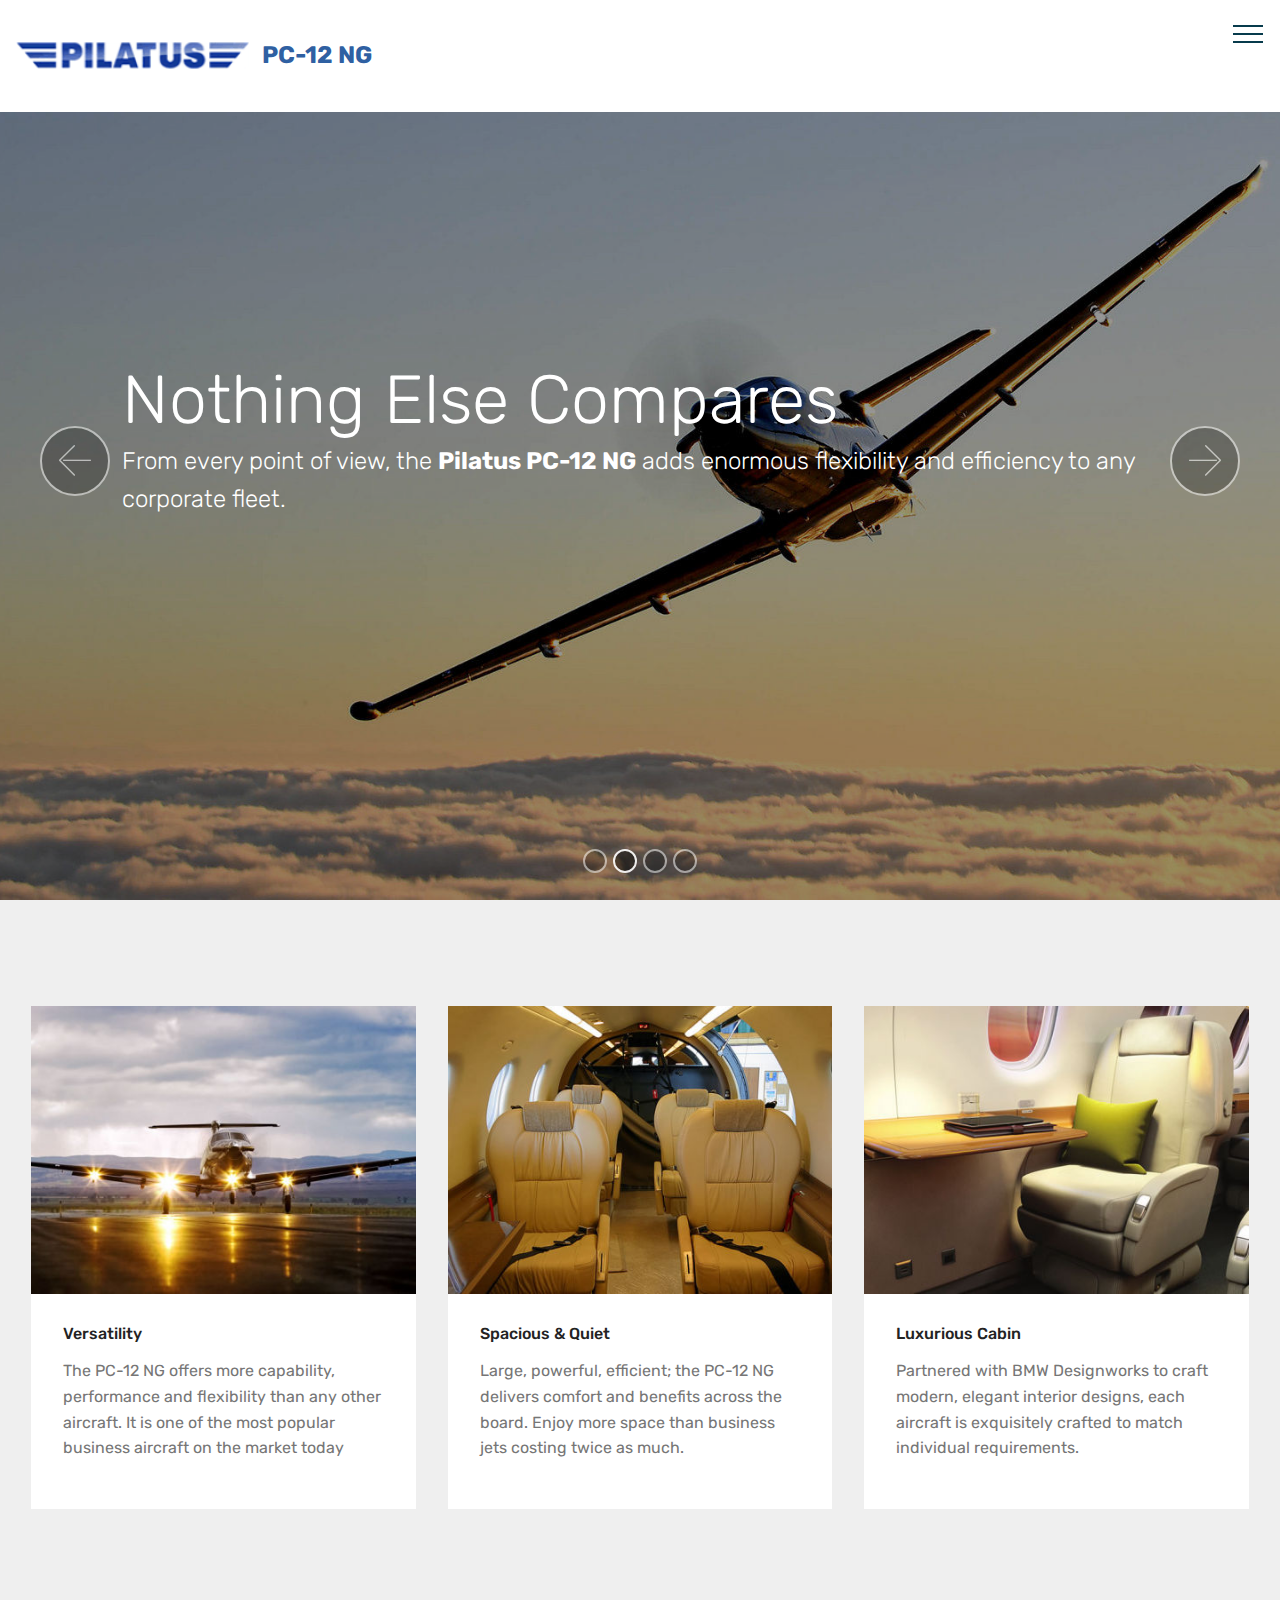
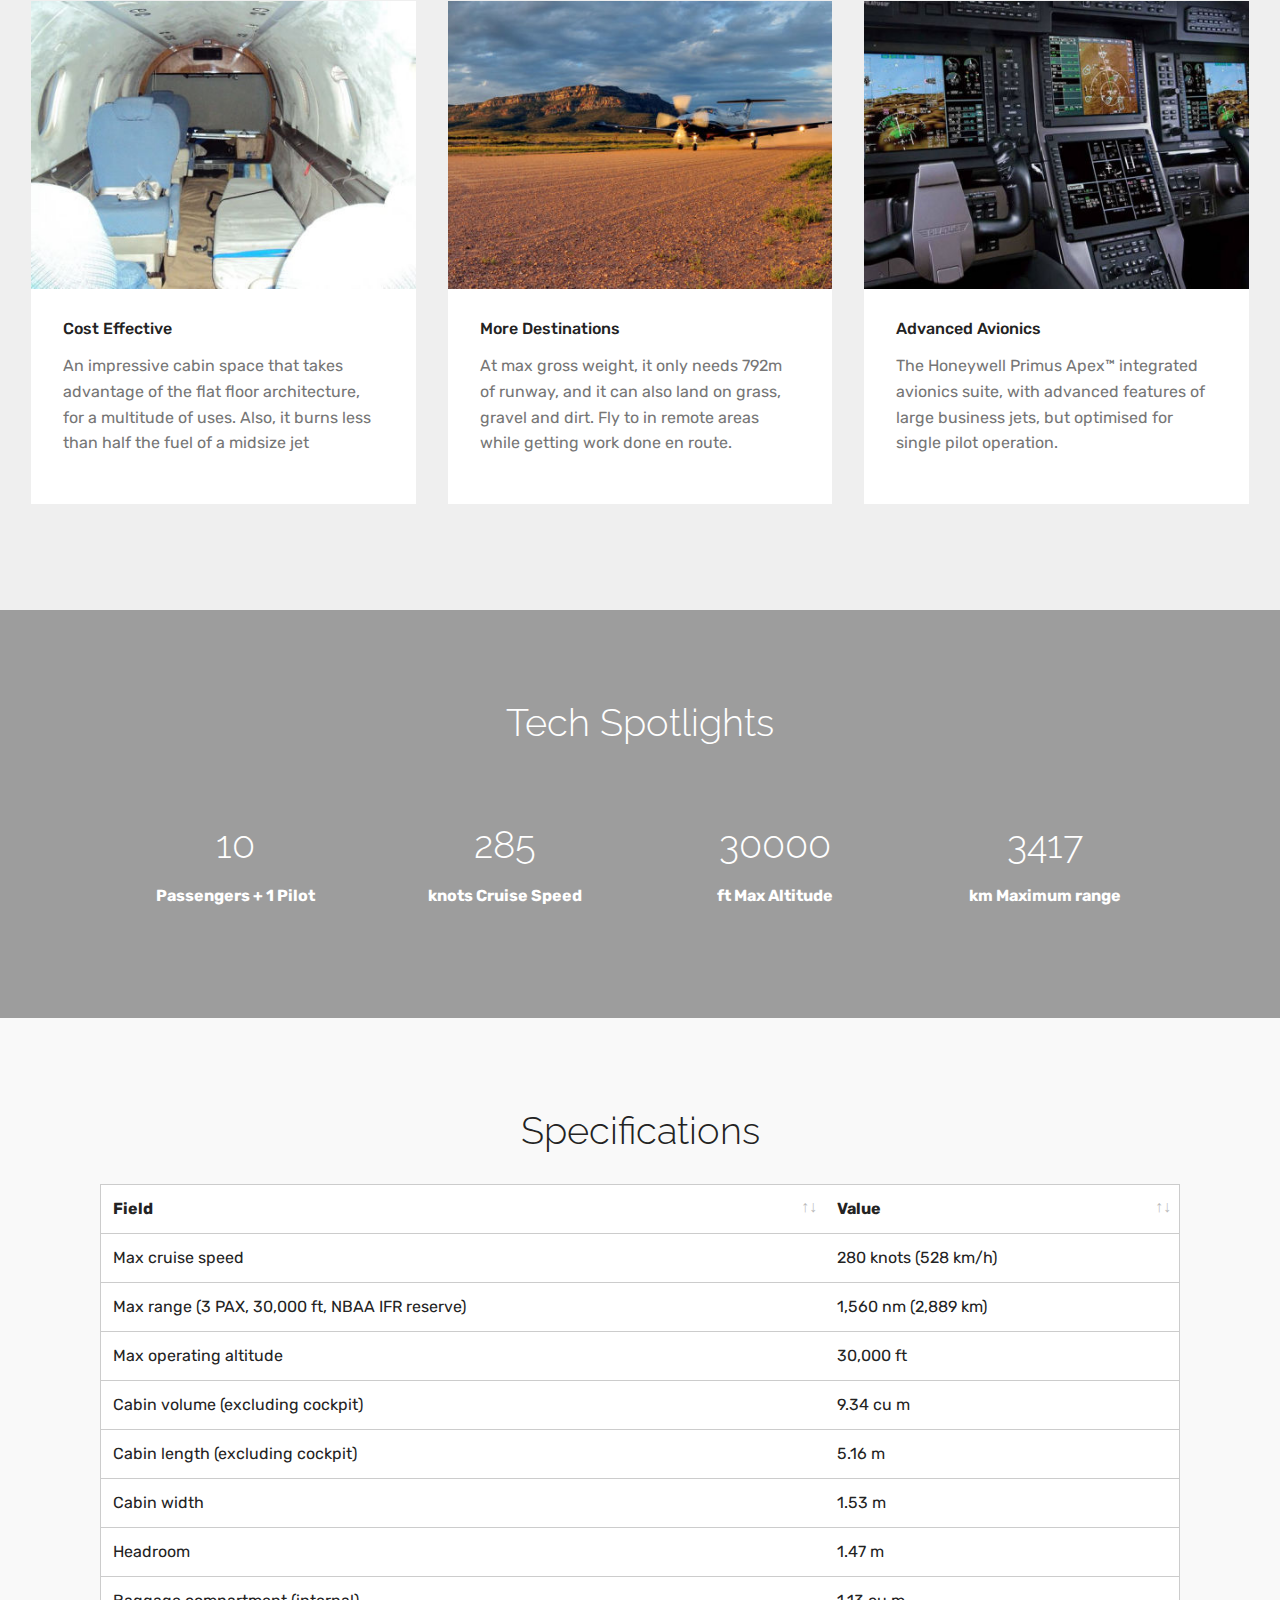
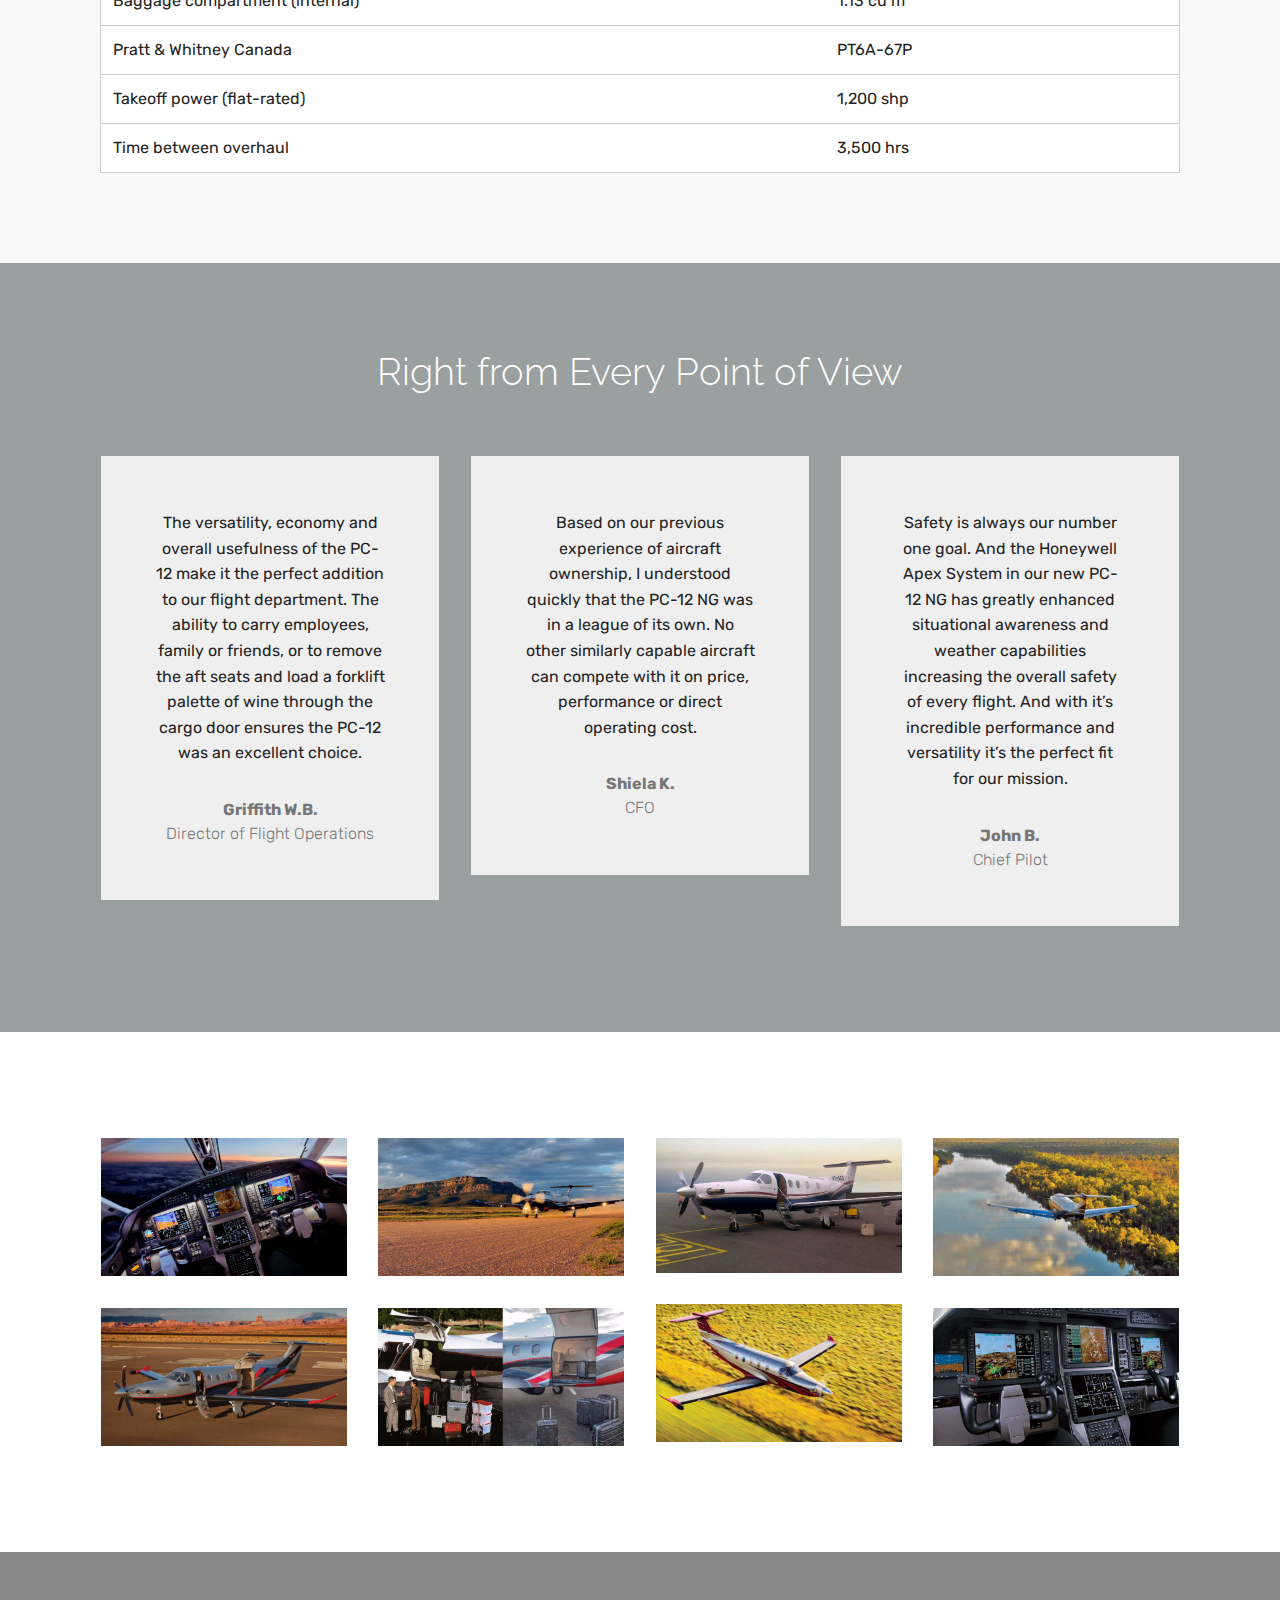
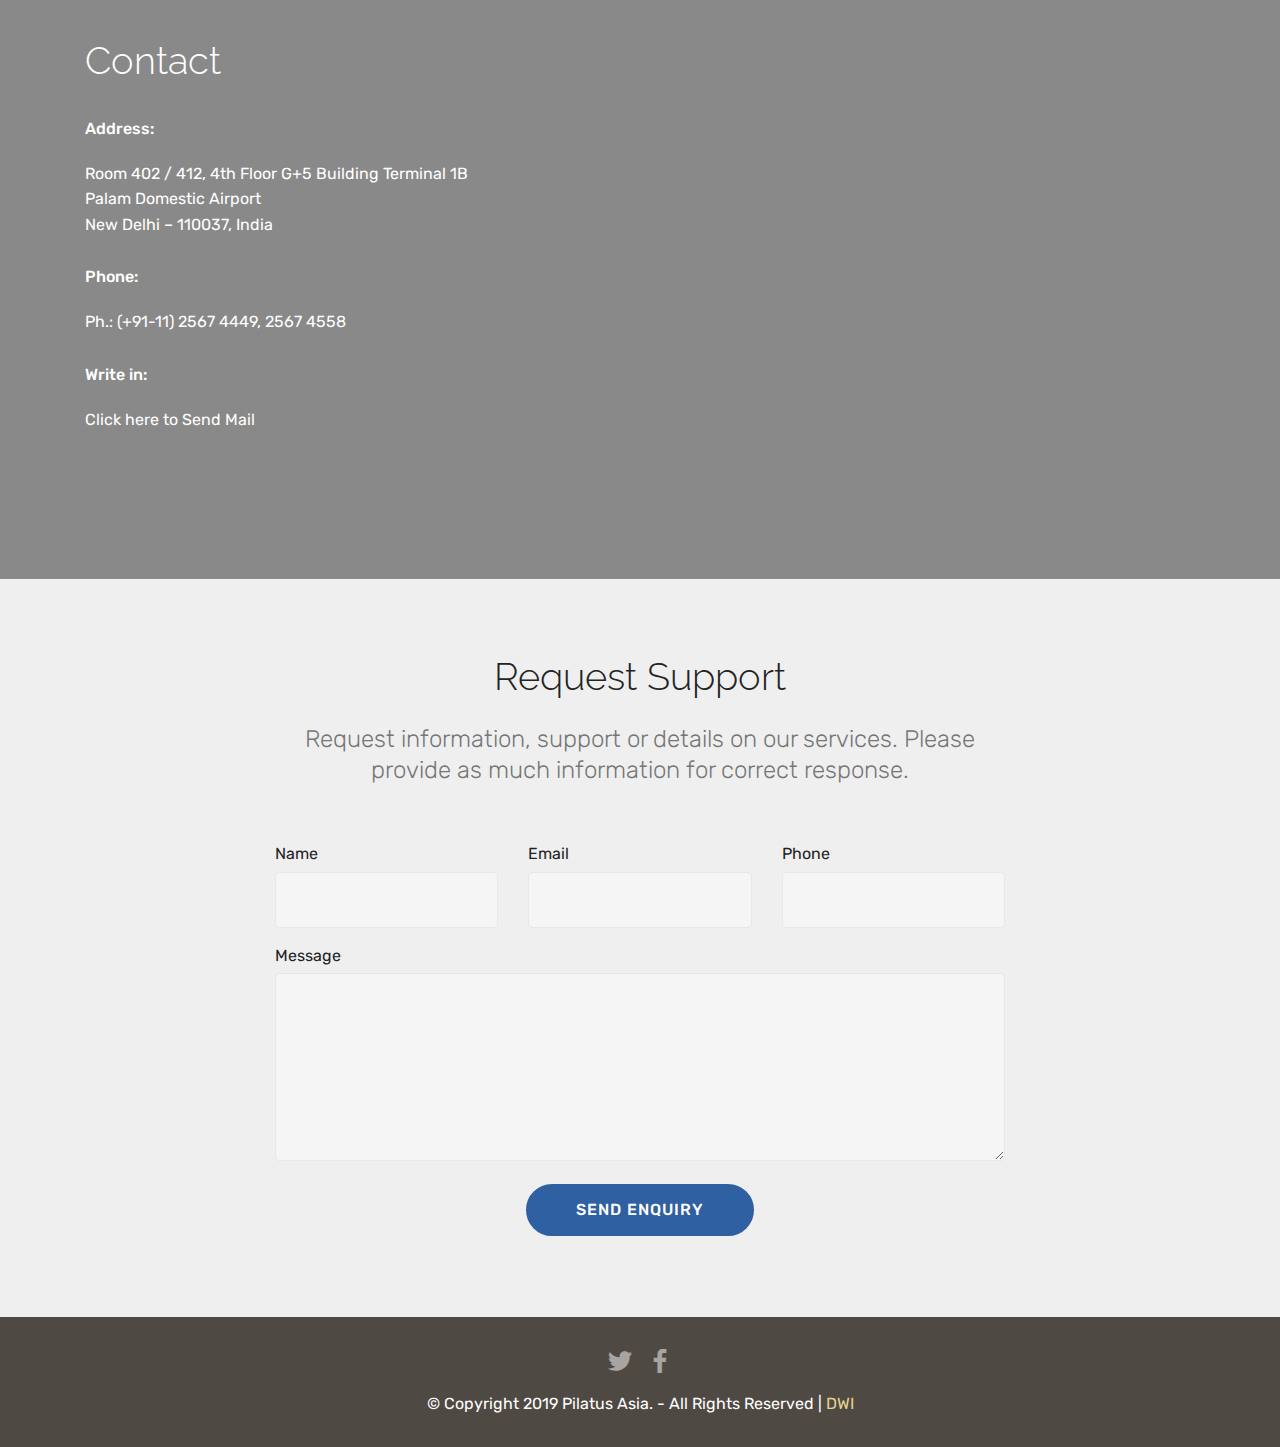
<file: index.html>
<!DOCTYPE html>
<html  >
<head>
  <!-- Site made with Mobirise Website Builder v4.10.8, https://mobirise.com -->
  <meta charset="UTF-8">
  <meta http-equiv="X-UA-Compatible" content="IE=edge">
  <meta name="generator" content="Mobirise v4.10.8, mobirise.com">
  <meta name="viewport" content="width=device-width, initial-scale=1, minimum-scale=1">
  <link rel="shortcut icon" href="assets/images/pilatus-logo-high-204x84.png" type="image/x-icon">
  <meta name="description" content="">
  
  <title>Home</title>
  <link rel="stylesheet" href="assets/web/assets/mobirise-icons/mobirise-icons.css">
  <link rel="stylesheet" href="assets/web/assets/mobirise-icons2/mobirise2.css">
  <link rel="stylesheet" href="assets/tether/tether.min.css">
  <link rel="stylesheet" href="assets/bootstrap/css/bootstrap.min.css">
  <link rel="stylesheet" href="assets/bootstrap/css/bootstrap-grid.min.css">
  <link rel="stylesheet" href="assets/bootstrap/css/bootstrap-reboot.min.css">
  <link rel="stylesheet" href="assets/dropdown/css/style.css">
  <link rel="stylesheet" href="assets/datatables/data-tables.bootstrap4.min.css">
  <link rel="stylesheet" href="assets/socicon/css/styles.css">
  <link rel="stylesheet" href="assets/theme/css/style.css">
  <link rel="stylesheet" href="assets/gallery/style.css">
  <link rel="stylesheet" href="assets/mobirise/css/mbr-additional.css" type="text/css">
  
  
  
</head>
<body>

<!-- Google Analytics -->
<!-- Global site tag (gtag.js) - Google Analytics -->
<script async src="https://www.googletagmanager.com/gtag/js?id=UA-141719603-1"></script>
<script>
  window.dataLayer = window.dataLayer || [];
  function gtag(){dataLayer.push(arguments);}
  gtag('js', new Date());

  gtag('config', 'UA-141719603-1');
</script>

<!-- /Google Analytics -->


  <section class="menu cid-rqCPJk474X" once="menu" id="menu2-0">

    

    <nav class="navbar navbar-expand beta-menu navbar-dropdown align-items-center navbar-fixed-top collapsed">
        <button class="navbar-toggler navbar-toggler-right" type="button" data-toggle="collapse" data-target="#navbarSupportedContent" aria-controls="navbarSupportedContent" aria-expanded="false" aria-label="Toggle navigation">
            <div class="hamburger">
                <span></span>
                <span></span>
                <span></span>
                <span></span>
            </div>
        </button>
        <div class="menu-logo">
            <div class="navbar-brand">
                <span class="navbar-logo">
                    
                        <img src="assets/images/pilatus-logo-high-204x84.png" alt="Mobirise" title="" style="height: 6rem;">
                    
                </span>
                <span class="navbar-caption-wrap"><a class="navbar-caption text-primary display-5" href="http://pilatuscenter.co.in/">
                        PC-12 NG</a></span>
            </div>
        </div>
        <div class="collapse navbar-collapse" id="navbarSupportedContent">
            <ul class="navbar-nav nav-dropdown nav-right" data-app-modern-menu="true"><li class="nav-item">
                    <a class="nav-link link text-black display-4" href="index.html#features17-9">
                        Features</a>
                </li>
                <li class="nav-item">
                    <a class="nav-link link text-black display-4" href="index.html#counters1-8">
                        Highlights</a>
                </li><li class="nav-item"><a class="nav-link link text-black display-4" href="index.html#table1-4">
                        Specifications</a></li><li class="nav-item"><a class="nav-link link text-black display-4" href="index.html#testimonials1-3">
                        Viewpoints</a></li><li class="nav-item"><a class="nav-link link text-black display-4" href="index.html#gallery2-d">
                        Gallery</a></li><li class="nav-item"><a class="nav-link link text-black display-4" href="index.html#contacts1-5">
                        Contact</a></li></ul>
            
        </div>
    </nav>
</section>

<section class="engine"><a href="https://mobirise.info/c">web builder</a></section><section class="carousel slide cid-rqCQeAYCPK" data-interval="false" id="slider1-1">

    

    <div class="full-screen"><div class="mbr-slider slide carousel" data-pause="true" data-keyboard="false" data-ride="carousel" data-interval="4000"><ol class="carousel-indicators"><li data-app-prevent-settings="" data-target="#slider1-1" data-slide-to="0"></li><li data-app-prevent-settings="" data-target="#slider1-1" class=" active" data-slide-to="1"></li><li data-app-prevent-settings="" data-target="#slider1-1" data-slide-to="2"></li><li data-app-prevent-settings="" data-target="#slider1-1" data-slide-to="3"></li></ol><div class="carousel-inner" role="listbox"><div class="carousel-item slider-fullscreen-image" data-bg-video-slide="false" style="background-image: url(assets/images/pil-fiz-pc-12ng-9-1920x1054.jpg);"><div class="container container-slide"><div class="image_wrapper"><div class="mbr-overlay" style="opacity: 0.2;"></div><img src="assets/images/pil-fiz-pc-12ng-9-1920x1054.jpg"><div class="carousel-caption justify-content-center"><div class="col-10 align-center"><h2 class="mbr-fonts-style display-1">The World’s Greatest Single
</h2><p class="lead mbr-text mbr-fonts-style display-5">The <strong>Pilatus PC-12 NG</strong> offers outstanding versatility, performance, reliability and operational flexibility. It&nbsp;adds enormous
flexibility and efficiency to any corporate fleet.</p></div></div></div></div></div><div class="carousel-item slider-fullscreen-image active" data-bg-video-slide="false" style="background-image: url(assets/images/pilatus-pc12ng-header-1-1920x1054.jpg);"><div class="container container-slide"><div class="image_wrapper"><div class="mbr-overlay" style="opacity: 0.4;"></div><img src="assets/images/pilatus-pc12ng-header-1-1920x1054.jpg"><div class="carousel-caption justify-content-center"><div class="col-10 align-center"><h2 class="mbr-fonts-style display-1">Nothing Else Compares</h2><p class="lead mbr-text mbr-fonts-style display-5">From every
point of view, the <strong>Pilatus PC-12 NG</strong> adds enormous&nbsp;flexibility and efficiency to any corporate fleet.</p></div></div></div></div></div><div class="carousel-item slider-fullscreen-image" data-bg-video-slide="false" style="background-image: url(assets/images/pilatus-pc12ng-header-2-1920x1054.jpg);"><div class="container container-slide"><div class="image_wrapper"><div class="mbr-overlay" style="opacity: 0.2;"></div><img src="assets/images/pilatus-pc12ng-header-2-1920x1054.jpg"><div class="carousel-caption justify-content-center"><div class="col-10 align-center"><h2 class="mbr-fonts-style display-1"><p>The World’s Most Versatile Platform</p></h2><p class="lead mbr-text mbr-fonts-style display-5">Short Runways, or runways made of dirt, gravel, and grass... Enjoy incredible
destination possibilities.</p></div></div></div></div></div><div class="carousel-item slider-fullscreen-image" data-bg-video-slide="false" style="background-image: url(assets/images/pc12ng-banners-5-1920x1000.jpg);"><div class="container container-slide"><div class="image_wrapper"><div class="mbr-overlay" style="opacity: 0.2;"></div><img src="assets/images/pc12ng-banners-5-1920x1000.jpg"><div class="carousel-caption justify-content-center"><div class="col-10 align-center"><h2 class="mbr-fonts-style display-1">#1 for 8 years in a row</h2><p class="lead mbr-text mbr-fonts-style display-5">Virtually unrivalled in terms of special mission capability, for a whole range of assignments with a single aircraft type, including surveillance, medical assistance, cargo transport and search &amp;rescue.</p></div></div></div></div></div></div><a data-app-prevent-settings="" class="carousel-control carousel-control-prev" role="button" data-slide="prev" href="#slider1-1"><span aria-hidden="true" class="mbri-left mbr-iconfont"></span><span class="sr-only">Previous</span></a><a data-app-prevent-settings="" class="carousel-control carousel-control-next" role="button" data-slide="next" href="#slider1-1"><span aria-hidden="true" class="mbri-right mbr-iconfont"></span><span class="sr-only">Next</span></a></div></div>

</section>

<section class="features17 cid-rqE0rpV1dW" id="features17-9">
    
    

    
    <div class="container-fluid">
        <div class="media-container-row">
            <div class="card p-3 col-12 col-md-6 col-lg-4">
                <div class="card-wrapper">
                    <div class="card-img">
                        <img src="assets/images/pc12-lights-432x324.jpg" alt="Pilatus-PC12 Versatility" title="Pilatus-PC12 Versatility">
                    </div>
                    <div class="card-box">
                        <h4 class="card-title pb-3 mbr-fonts-style display-7">Versatility</h4>
                        <p class="mbr-text mbr-fonts-style display-7">The PC-12 NG offers more
capability, performance and flexibility than any other aircraft. It is one of the most popular business aircraft on the market today</p>
                    </div>
                </div>
            </div>

            <div class="card p-3 col-12 col-md-6 col-lg-4">
                <div class="card-wrapper">
                    <div class="card-img">
                        <img src="assets/images/cabin-space-432x324.jpg" alt="Pilatus-PC12 Spacious &amp; Quiet" title="Pilatus-PC12 Spacious &amp; Quiet">
                    </div>
                    <div class="card-box">
                        <h4 class="card-title pb-3 mbr-fonts-style display-7">
                            Spacious &amp; Quiet</h4>
                        <p class="mbr-text mbr-fonts-style display-7">Large, powerful, efficient; the PC-12 NG delivers comfort and benefits across the board. Enjoy more space than business jets costing twice as much.</p>
                    </div>
                </div>
            </div>

            <div class="card p-3 col-12 col-md-6 col-lg-4">
                <div class="card-wrapper">
                    <div class="card-img">
                        <img src="assets/images/cabin-432x324.jpg" alt="Luxurious Cabin" title="Luxurious Cabin">
                    </div>
                    <div class="card-box">
                        <h4 class="card-title pb-3 mbr-fonts-style display-7">Luxurious Cabin</h4>
                        <p class="mbr-text mbr-fonts-style display-7">Partnered with BMW Designworks to craft
modern, elegant interior designs, each aircraft is exquisitely crafted to match individual requirements.</p>
                    </div>
                </div>
            </div>

            
            
            
        </div>
    </div>
</section>

<section class="features17 cid-rOsS1BhdJN" id="features17-s">
    
    

    
    <div class="container-fluid">
        <div class="media-container-row">
            <div class="card p-3 col-12 col-md-6 col-lg-4">
                <div class="card-wrapper">
                    <div class="card-img">
                        <img src="assets/images/air-ambulance-432x324.jpg" alt="Pilatus-PC12 Versatility" title="Pilatus-PC12 Versatility">
                    </div>
                    <div class="card-box">
                        <h4 class="card-title pb-3 mbr-fonts-style display-7">Cost Effective</h4>
                        <p class="mbr-text mbr-fonts-style display-7">An impressive cabin space that takes advantage of the flat floor architecture, for a multitude of uses. Also, it burns less than half the fuel of a midsize jet</p>
                    </div>
                </div>
            </div>

            <div class="card p-3 col-12 col-md-6 col-lg-4">
                <div class="card-wrapper">
                    <div class="card-img">
                        <img src="assets/images/land-anywhere-640-432x324.jpg" alt="Pilatus-PC12 Spacious &amp; Quiet" title="Pilatus-PC12 Spacious &amp; Quiet">
                    </div>
                    <div class="card-box">
                        <h4 class="card-title pb-3 mbr-fonts-style display-7">More Destinations</h4>
                        <p class="mbr-text mbr-fonts-style display-7">At max gross weight, it only needs 792m of runway, and it can also land on grass, gravel and dirt. Fly to in remote areas while getting work done en route.</p>
                    </div>
                </div>
            </div>

            <div class="card p-3 col-12 col-md-6 col-lg-4">
                <div class="card-wrapper">
                    <div class="card-img">
                        <img src="assets/images/pc12ng-avionics-432x324.jpg" alt="Luxurious Cabin" title="Luxurious Cabin">
                    </div>
                    <div class="card-box">
                        <h4 class="card-title pb-3 mbr-fonts-style display-7">Advanced Avionics</h4>
                        <p class="mbr-text mbr-fonts-style display-7">The Honeywell Primus Apex™ integrated avionics suite, with advanced features of large business jets, but optimised for single pilot operation.</p>
                    </div>
                </div>
            </div>

            
            
            
        </div>
    </div>
</section>

<section class="counters1 counters cid-rqDZAXMHsB mbr-parallax-background" id="counters1-8">

    

    <div class="mbr-overlay" style="opacity: 0.4; background-color: rgb(35, 35, 35);">
    </div>

    <div class="container">
        <h2 class="mbr-section-title pb-3 align-center mbr-fonts-style display-2">Tech Spotlights</h2>
        

        <div class="container pt-4 mt-2">
            <div class="media-container-row">
                <div class="card p-3 align-center col-12 col-md-6 col-lg-3">
                    <div class="panel-item">
                        

                        <div class="card-text">
                            <h3 class="count pt-3 pb-3 mbr-fonts-style display-2">
                                  10</h3>
                            <h4 class="mbr-content-title mbr-bold mbr-fonts-style display-7">Passengers + 1 Pilot</h4>
                            
                        </div>
                    </div>
                </div>


                <div class="card p-3 align-center col-12 col-md-6 col-lg-3">
                    <div class="panel-item">
                        
                        <div class="card-text">
                            <h3 class="count pt-3 pb-3 mbr-fonts-style display-2">
                                  285</h3>
                            <h4 class="mbr-content-title mbr-bold mbr-fonts-style display-7">knots Cruise Speed</h4>
                            
                        </div>
                    </div>
                </div>

                <div class="card p-3 align-center col-12 col-md-6 col-lg-3">
                    <div class="panel-item">
                        
                        <div class="card-text">
                            <h3 class="count pt-3 pb-3 mbr-fonts-style display-2">
                                  30000
                            </h3>
                            <h4 class="mbr-content-title mbr-bold mbr-fonts-style display-7">ft Max Altitude</h4>
                            
                        </div>
                    </div>
                </div>


                <div class="card p-3 align-center col-12 col-md-6 col-lg-3">
                    <div class="panel-item">
                        

                        <div class="card-texts">
                             <h3 class="count pt-3 pb-3 mbr-fonts-style display-2">
                                  3417</h3>
                            <h4 class="mbr-content-title mbr-bold mbr-fonts-style display-7">km Maximum range</h4>
                            
                        </div>
                    </div>
                </div>
            </div>
        </div>
   </div>
</section>

<section class="section-table cid-rqDIdHPE2y" id="table1-4">

  
  
  <div class="container container-table">
      <h2 class="mbr-section-title mbr-fonts-style align-center pb-3 display-2">
          Specifications</h2>
      
      <div class="table-wrapper">
        <div class="container">
          
        </div>

        <div class="container scroll">
          <table class="table" cellspacing="0">
            <thead>
              <tr class="table-heads ">
                  
                  
                  
                  
              <th class="head-item mbr-fonts-style display-7">
                      Field</th><th class="head-item mbr-fonts-style display-7">
                      Value</th></tr>
            </thead>

            <tbody>
              
              
              
              
            <tr> 
                
                
                
                
              <td class="body-item mbr-fonts-style display-7">Max cruise speed</td><td class="body-item mbr-fonts-style display-7">280 knots (528 km/h)</td></tr><tr> 
                
                
                
                
              <td class="body-item mbr-fonts-style display-7">Max range (3 PAX, 30,000 ft, NBAA IFR reserve)</td><td class="body-item mbr-fonts-style display-7">1,560 nm (2,889 km)</td></tr><tr> 
                
                
                
                
              <td class="body-item mbr-fonts-style display-7">Max operating altitude</td><td class="body-item mbr-fonts-style display-7">30,000 ft</td></tr><tr> 
                
                
                
                
              <td class="body-item mbr-fonts-style display-7">Cabin volume (excluding cockpit)</td><td class="body-item mbr-fonts-style display-7">9.34 cu m</td></tr><tr> 
                
                
                
                
              <td class="body-item mbr-fonts-style display-7">Cabin length (excluding cockpit)</td><td class="body-item mbr-fonts-style display-7">5.16 m</td></tr><tr> 
                
                
                
                
              <td class="body-item mbr-fonts-style display-7">Cabin width</td><td class="body-item mbr-fonts-style display-7">1.53 m</td></tr><tr> 
                
                
                
                
              <td class="body-item mbr-fonts-style display-7">Headroom</td><td class="body-item mbr-fonts-style display-7">1.47 m</td></tr><tr> 
                
                
                
                
              <td class="body-item mbr-fonts-style display-7">Baggage compartment (internal)</td><td class="body-item mbr-fonts-style display-7">1.13 cu m</td></tr><tr> 
                
                
                
                
              <td class="body-item mbr-fonts-style display-7">Pratt &amp; Whitney Canada</td><td class="body-item mbr-fonts-style display-7">PT6A-67P</td></tr><tr> 
                
                
                
                
              <td class="body-item mbr-fonts-style display-7">Takeoff power (flat-rated)</td><td class="body-item mbr-fonts-style display-7">1,200 shp</td></tr><tr> 
                
                
                
                
              <td class="body-item mbr-fonts-style display-7">Time between overhaul</td><td class="body-item mbr-fonts-style display-7">3,500 hrs</td></tr></tbody>
          </table>
        </div>
        <div class="container table-info-container">
          
        </div>
      </div>
    </div>
</section>

<section class="testimonials1 cid-rqDI8pAFo0 mbr-parallax-background" id="testimonials1-3">

    

    <div class="mbr-overlay" style="opacity: 0.5; background-color: rgb(70, 80, 82);">
    </div>
    <div class="container">
        <div class="media-container-row">
            <div class="title col-12 align-center">
                <h2 class="pb-3 mbr-fonts-style display-2">Right from Every Point of View</h2>
                
            </div>
        </div>
    </div>

    <div class="container pt-3 mt-2">
        <div class="media-container-row">
            <div class="mbr-testimonial p-3 align-center col-12 col-md-6 col-lg-4">
                <div class="panel-item p-3">
                    <div class="card-block">
                        
                        <p class="mbr-text mbr-fonts-style display-7">
                           The versatility, economy and overall usefulness of the PC-12 make it the perfect addition to our flight department. The ability to carry employees, family or friends, or to remove the aft seats and load a forklift palette of wine through the cargo door ensures the PC-12 was an excellent choice.
                        </p>
                    </div>
                    <div class="card-footer">
                        <div class="mbr-author-name mbr-bold mbr-fonts-style display-7">Griffith W.B.</div>
                        <small class="mbr-author-desc mbr-italic mbr-light mbr-fonts-style display-7">Director of Flight Operations</small>
                    </div>
                </div>
            </div>

            <div class="mbr-testimonial p-3 align-center col-12 col-md-6 col-lg-4">
                <div class="panel-item p-3">
                    <div class="card-block">
                        
                        <p class="mbr-text mbr-fonts-style display-7">
                           Based on our previous experience of aircraft ownership, I understood quickly that the PC-12 NG was in a league of its own. No other similarly capable aircraft can compete with it on price, performance or direct operating cost.
                        </p>
                    </div>
                    <div class="card-footer">
                        <div class="mbr-author-name mbr-bold mbr-fonts-style display-7">Shiela K.</div>
                        <small class="mbr-author-desc mbr-italic mbr-light mbr-fonts-style display-7">
                               CFO</small>
                    </div>
                </div>
            </div>

            <div class="mbr-testimonial p-3 align-center col-12 col-md-6 col-lg-4">
                <div class="panel-item p-3">
                    <div class="card-block">
                        
                        <p class="mbr-text mbr-fonts-style display-7">
                           Safety is always our number one goal. And the Honeywell Apex System in our new PC-12 NG has greatly enhanced situational awareness and weather capabilities increasing the overall safety of every flight. And with it’s incredible performance and versatility it’s the perfect fit for our mission.
                        </p>
                    </div>
                    <div class="card-footer">
                        <div class="mbr-author-name mbr-bold mbr-fonts-style display-7">
                             John B.</div>
                        <small class="mbr-author-desc mbr-italic mbr-light mbr-fonts-style display-7">Chief Pilot</small>
                    </div>
                </div>
            </div>

            

            

            
        </div>
    </div>   
</section>

<section class="mbr-gallery mbr-slider-carousel cid-rrNjn44NFr" id="gallery2-d">

    

    <div class="container">
        <div><!-- Filter --><!-- Gallery --><div class="mbr-gallery-row"><div class="mbr-gallery-layout-default"><div><div><div class="mbr-gallery-item mbr-gallery-item--p2" data-video-url="false" data-tags="Exterior"><div href="#lb-gallery2-d" data-slide-to="0" data-toggle="modal"><img src="assets/images/pc-12-cockpit-1600x900-800x450-800x450.jpg" alt="Cockpit" title="Advanced Avionics"><span class="icon-focus"></span></div></div><div class="mbr-gallery-item mbr-gallery-item--p2" data-video-url="false" data-tags="Exterior"><div href="#lb-gallery2-d" data-slide-to="1" data-toggle="modal"><img src="assets/images/land-anywhere-641-432x324-432x243.jpg" alt="More airports" title="More airports"><span class="icon-focus"></span></div></div><div class="mbr-gallery-item mbr-gallery-item--p2" data-video-url="false" data-tags="Exterior"><div href="#lb-gallery2-d" data-slide-to="2" data-toggle="modal"><img src="assets/images/pilatus-pc12ng-header-3-1200x659-800x439.jpg" alt="Air Ambulance" title="Air Ambulance"><span class="icon-focus"></span></div></div><div class="mbr-gallery-item mbr-gallery-item--p2" data-video-url="false" data-tags="Exterior"><div href="#lb-gallery2-d" data-slide-to="3" data-toggle="modal"><img src="assets/images/pc12ng-banners-11-1200x625-800x450.jpg" alt="Versatile" title="Versatile"><span class="icon-focus"></span></div></div><div class="mbr-gallery-item mbr-gallery-item--p2" data-video-url="false" data-tags="Exterior"><div href="#lb-gallery2-d" data-slide-to="4" data-toggle="modal"><img src="assets/images/pc12ng-banners-10-1200x625-800x450.jpg" alt="Smooth and comfortable" title="Smooth and comfortable"><span class="icon-focus"></span></div></div><div class="mbr-gallery-item mbr-gallery-item--p2" data-video-url="false" data-tags="Exterior"><div href="#lb-gallery2-d" data-slide-to="5" data-toggle="modal"><img src="assets/images/pc12ng-banners-8-1200x625-800x450.jpg" alt="More space" title="More space"><span class="icon-focus"></span></div></div><div class="mbr-gallery-item mbr-gallery-item--p2" data-video-url="false" data-tags="Exterior"><div href="#lb-gallery2-d" data-slide-to="6" data-toggle="modal"><img src="assets/images/pc12ng-banners-9-1200x625-800x450.jpg" alt="More Options" title="More Options"><span class="icon-focus"></span></div></div><div class="mbr-gallery-item mbr-gallery-item--p2" data-video-url="false" data-tags="Exterior"><div href="#lb-gallery2-d" data-slide-to="7" data-toggle="modal"><img src="assets/images/pc12-cockpit-1600x900-800x450-800x450.jpg" alt="" title=""><span class="icon-focus"></span></div></div></div></div><div class="clearfix"></div></div></div><!-- Lightbox --><div data-app-prevent-settings="" class="mbr-slider modal fade carousel slide" tabindex="-1" data-keyboard="true" data-interval="false" id="lb-gallery2-d"><div class="modal-dialog"><div class="modal-content"><div class="modal-body"><div class="carousel-inner"><div class="carousel-item"><img src="assets/images/pc-12-cockpit-1600x900-800x450.jpg" alt="Cockpit" title="Advanced Avionics"></div><div class="carousel-item"><img src="assets/images/land-anywhere-641-432x324.jpg" alt="More airports" title="More airports"></div><div class="carousel-item"><img src="assets/images/pilatus-pc12ng-header-3-1200x659.jpg" alt="Air Ambulance" title="Air Ambulance"></div><div class="carousel-item"><img src="assets/images/pc12ng-banners-11-1200x625.jpg" alt="Versatile" title="Versatile"></div><div class="carousel-item"><img src="assets/images/pc12ng-banners-10-1200x625.jpg" alt="Smooth and comfortable" title="Smooth and comfortable"></div><div class="carousel-item"><img src="assets/images/pc12ng-banners-8-1200x625.jpg" alt="More space" title="More space"></div><div class="carousel-item"><img src="assets/images/pc12ng-banners-9-1200x625.jpg" alt="More Options" title="More Options"></div><div class="carousel-item active"><img src="assets/images/pc12-cockpit-1600x900-800x450.jpg" alt="" title=""></div></div><a class="carousel-control carousel-control-prev" role="button" data-slide="prev" href="#lb-gallery2-d"><span class="mbri-left mbr-iconfont" aria-hidden="true"></span><span class="sr-only">Previous</span></a><a class="carousel-control carousel-control-next" role="button" data-slide="next" href="#lb-gallery2-d"><span class="mbri-right mbr-iconfont" aria-hidden="true"></span><span class="sr-only">Next</span></a><a class="close" href="#" role="button" data-dismiss="modal"><span class="sr-only">Close</span></a></div></div></div></div></div>
    </div>

</section>

<section class="mbr-section contacts1 cid-rqDIJeXbzM mbr-parallax-background" id="contacts1-5">
    <!---->
    
    <!---->
    <!--Overlay-->
    <div class="mbr-overlay" style="opacity: 0.5; background-color: rgb(35, 35, 35);">
    </div>
    <!--Container-->
    <div class="container">
        <div class="row">
            <!--Titles-->
            <div class="title col-12">
                <h2 class="align-left mbr-fonts-style display-2">Contact</h2>
                
            </div>
            <!--Left-->
            <div class="col-12 col-md-6">
                <div class="left-block wrapper">
                    <div class="b b-adress">
                        <h5 class="align-left mbr-fonts-style m-0 display-7">
                            Address:
                        </h5>
                        <p class="mbr-text align-left mbr-fonts-style display-7">Room 402 / 412, 4th Floor G+5 Building Terminal 1B
<br>Palam Domestic Airport
<br>New Delhi – 110037, India</p>
                    </div>
                    <div class="b b-phone">
                        <h5 class="align-left mbr-fonts-style m-0 display-7">
                            Phone:
                        </h5>
                        <p class="mbr-text align-left mbr-fonts-style display-7">
                            Ph.: (+91-11) 2567 4449, 2567 4558
                        </p>
                    </div>
                    <div class="b b-mail">
                        <h5 class="align-left mbr-fonts-style m-0 display-7">Write in:</h5>
                        <p class="mbr-text align-left mbr-fonts-style display-7"><a href="index.html#form1-f" class="text-white">Click here to Send Mail</a></p>
                    </div>
                </div>
            </div>
            <!--Right-->
            <div class="col-12 col-md-6">
                <div class="google-map"><iframe frameborder="0" style="border:0" src="https://www.google.com/maps/embed/v1/place?key=AIzaSyAEIpgj38KyLFELm2bK9Y7krBkz1K-cMq8&amp;q=place_id:ChIJk6ykGmEcDTkR8n8VmTgiJfs" allowfullscreen=""></iframe></div>
            </div>
        </div>
    </div>
</section>

<section class="mbr-section form1 cid-rsU9gZad44" id="form1-f">

    

    
    <div class="container">
        <div class="row justify-content-center">
            <div class="title col-12 col-lg-8">
                <h2 class="mbr-section-title align-center pb-3 mbr-fonts-style display-2">Request Support</h2>
                <h3 class="mbr-section-subtitle align-center mbr-light pb-3 mbr-fonts-style display-5">
                    Request information, support or details on our services. Please provide as much information for correct response.</h3>
            </div>
        </div>
    </div>
    <div class="container">
        <div class="row justify-content-center">
            <div class="media-container-column col-lg-8" data-form-type="formoid">
                <!---Formbuilder Form--->
                <form action="https://mobirise.com/" method="POST" class="mbr-form form-with-styler" data-form-title="Mobirise Form"><input type="hidden" name="email" data-form-email="true" value="ZtU7HT5B7YMInbcF614r2DGl6bMWmfjqNIRlw/orUk5fNIyhgk99V/LBNjwORJ871AyX7U0PiiL198r+pT8yNr4mGIF9LxYIgI/um41610evz6U5WzWGHFMwX77XzSKA">
                    <div class="row">
                        <div hidden="hidden" data-form-alert="" class="alert alert-success col-12">Thanks for filling out the form. We will respond within the next working day.</div>
                        <div hidden="hidden" data-form-alert-danger="" class="alert alert-danger col-12">
                        </div>
                    </div>
                    <div class="dragArea row">
                        <div class="col-md-4  form-group" data-for="name">
                            <label for="name-form1-f" class="form-control-label mbr-fonts-style display-7">Name</label>
                            <input type="text" name="name" data-form-field="Name" required="required" class="form-control display-7" id="name-form1-f">
                        </div>
                        <div class="col-md-4  form-group" data-for="email">
                            <label for="email-form1-f" class="form-control-label mbr-fonts-style display-7">Email</label>
                            <input type="email" name="email" data-form-field="Email" required="required" class="form-control display-7" id="email-form1-f">
                        </div>
                        <div data-for="phone" class="col-md-4  form-group">
                            <label for="phone-form1-f" class="form-control-label mbr-fonts-style display-7">Phone</label>
                            <input type="tel" name="phone" data-form-field="Phone" class="form-control display-7" id="phone-form1-f">
                        </div>
                        <div data-for="message" class="col-md-12 form-group">
                            <label for="message-form1-f" class="form-control-label mbr-fonts-style display-7">Message</label>
                            <textarea name="message" data-form-field="Message" class="form-control display-7" id="message-form1-f"></textarea>
                        </div>
                        <div class="col-md-12 input-group-btn align-center"><button type="submit" class="btn btn-primary btn-form display-4" href="mailto:support@pilatuscenter.co.in">SEND ENQUIRY</button></div>
                    </div>
                </form><!---Formbuilder Form--->
            </div>
        </div>
    </div>
</section>

<section once="footers" class="cid-rrNg1kObpK" id="footer7-c">

    

    

    <div class="container">
        <div class="media-container-row align-center mbr-white">
            
            <div class="row social-row">
                <div class="social-list align-right pb-2">
                    
                    
                    
                    
                    
                    
                <div class="soc-item">
                        <a href="https://twitter.com/mobirise" target="_blank">
                            <span class="socicon-twitter socicon mbr-iconfont mbr-iconfont-social"></span>
                        </a>
                    </div><div class="soc-item">
                        <a href="https://twitter.com/mobirise" target="_blank">
                            <span class="mbr-iconfont mbr-iconfont-social socicon-facebook socicon"></span>
                        </a>
                    </div></div>
            </div>
            <div class="row row-copirayt">
                <p class="mbr-text mb-0 mbr-fonts-style mbr-white align-center display-7">
                    © Copyright 2019 Pilatus Asia. - All Rights Reserved | <a href="http://dataworldindia.com" target="_blank" class="text-danger">DWI</a>
                </p>
            </div>
        </div>
    </div>
</section>


  <script src="assets/web/assets/jquery/jquery.min.js"></script>
  <script src="assets/tether/tether.min.js"></script>
  <script src="assets/popper/popper.min.js"></script>
  <script src="assets/bootstrap/js/bootstrap.min.js"></script>
  <script src="assets/parallax/jarallax.min.js"></script>
  <script src="assets/touchswipe/jquery.touch-swipe.min.js"></script>
  <script src="assets/vimeoplayer/jquery.mb.vimeo_player.js"></script>
  <script src="assets/dropdown/js/nav-dropdown.js"></script>
  <script src="assets/dropdown/js/navbar-dropdown.js"></script>
  <script src="assets/bootstrapcarouselswipe/bootstrap-carousel-swipe.js"></script>
  <script src="assets/viewportchecker/jquery.viewportchecker.js"></script>
  <script src="assets/ytplayer/jquery.mb.ytplayer.min.js"></script>
  <script src="assets/datatables/jquery.data-tables.min.js"></script>
  <script src="assets/datatables/data-tables.bootstrap4.min.js"></script>
  <script src="assets/masonry/masonry.pkgd.min.js"></script>
  <script src="assets/imagesloaded/imagesloaded.pkgd.min.js"></script>
  <script src="assets/smoothscroll/smooth-scroll.js"></script>
  <script src="assets/theme/js/script.js"></script>
  <script src="assets/gallery/player.min.js"></script>
  <script src="assets/gallery/script.js"></script>
  <script src="assets/formoid/formoid.min.js"></script>
  <script src="assets/slidervideo/script.js"></script>
  
  
</body>
</html>
</file>
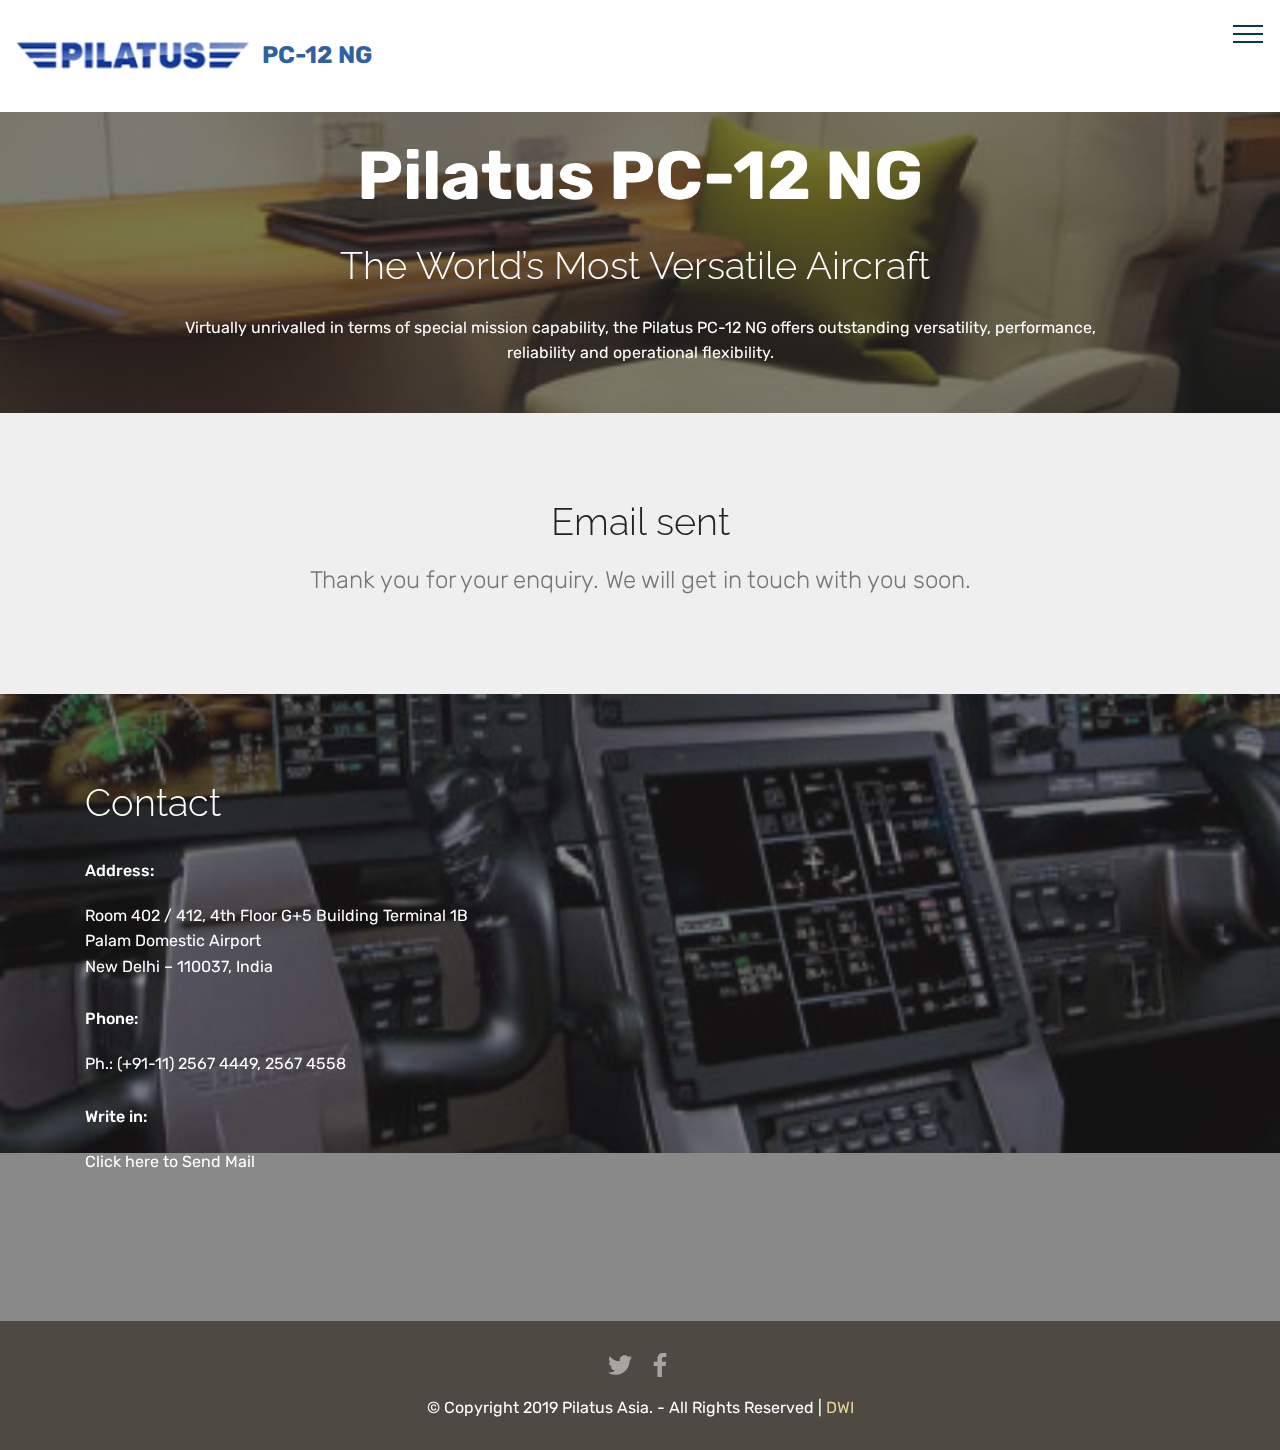
<file: thanks.html>
<!DOCTYPE html>
<html  >
<head>
  <!-- Site made with Mobirise Website Builder v4.10.8, https://mobirise.com -->
  <meta charset="UTF-8">
  <meta http-equiv="X-UA-Compatible" content="IE=edge">
  <meta name="generator" content="Mobirise v4.10.8, mobirise.com">
  <meta name="viewport" content="width=device-width, initial-scale=1, minimum-scale=1">
  <link rel="shortcut icon" href="assets/images/pilatus-logo-high-204x84.png" type="image/x-icon">
  <meta name="description" content="">
  
  <title>thanks</title>
  <link rel="stylesheet" href="assets/web/assets/mobirise-icons2/mobirise2.css">
  <link rel="stylesheet" href="assets/tether/tether.min.css">
  <link rel="stylesheet" href="assets/bootstrap/css/bootstrap.min.css">
  <link rel="stylesheet" href="assets/bootstrap/css/bootstrap-grid.min.css">
  <link rel="stylesheet" href="assets/bootstrap/css/bootstrap-reboot.min.css">
  <link rel="stylesheet" href="assets/socicon/css/styles.css">
  <link rel="stylesheet" href="assets/dropdown/css/style.css">
  <link rel="stylesheet" href="assets/theme/css/style.css">
  <link rel="stylesheet" href="assets/mobirise/css/mbr-additional.css" type="text/css">
  
  
  
</head>
<body>

<!-- Google Analytics -->
<!-- Global site tag (gtag.js) - Google Analytics -->
<script async src="https://www.googletagmanager.com/gtag/js?id=UA-141719603-1"></script>
<script>
  window.dataLayer = window.dataLayer || [];
  function gtag(){dataLayer.push(arguments);}
  gtag('js', new Date());

  gtag('config', 'UA-141719603-1');
</script>

<!-- /Google Analytics -->


  <section class="menu cid-rtLPOjTUi9" once="menu" id="menu2-g">

    

    <nav class="navbar navbar-expand beta-menu navbar-dropdown align-items-center navbar-fixed-top collapsed">
        <button class="navbar-toggler navbar-toggler-right" type="button" data-toggle="collapse" data-target="#navbarSupportedContent" aria-controls="navbarSupportedContent" aria-expanded="false" aria-label="Toggle navigation">
            <div class="hamburger">
                <span></span>
                <span></span>
                <span></span>
                <span></span>
            </div>
        </button>
        <div class="menu-logo">
            <div class="navbar-brand">
                <span class="navbar-logo">
                    
                        <img src="assets/images/pilatus-logo-high-204x84.png" alt="Mobirise" title="" style="height: 6rem;">
                    
                </span>
                <span class="navbar-caption-wrap"><a class="navbar-caption text-primary display-5" href="http://pilatuscenter.co.in/">
                        PC-12 NG</a></span>
            </div>
        </div>
        <div class="collapse navbar-collapse" id="navbarSupportedContent">
            <ul class="navbar-nav nav-dropdown nav-right" data-app-modern-menu="true"><li class="nav-item">
                    <a class="nav-link link text-black display-4" href="index.html#features17-9">
                        Features</a>
                </li>
                <li class="nav-item">
                    <a class="nav-link link text-black display-4" href="index.html#counters1-8">
                        Highlights</a>
                </li><li class="nav-item"><a class="nav-link link text-black display-4" href="index.html#table1-4">
                        Specifications</a></li><li class="nav-item"><a class="nav-link link text-black display-4" href="index.html#testimonials1-3">
                        Viewpoints</a></li><li class="nav-item"><a class="nav-link link text-black display-4" href="index.html#gallery2-d">
                        Gallery</a></li><li class="nav-item"><a class="nav-link link text-black display-4" href="index.html#contacts1-5">
                        Contact</a></li></ul>
            
        </div>
    </nav>
</section>

<section class="engine"><a href="https://mobirise.info/q">free responsive web templates</a></section><section class="header1 cid-rtLQZzhpOX mbr-parallax-background" id="header16-r">

    

    <div class="mbr-overlay" style="opacity: 0.6; background-color: rgb(35, 35, 35);">
    </div>

    <div class="container">
        <div class="row justify-content-md-center">
            <div class="col-md-10 align-center">
                <h1 class="mbr-section-title mbr-bold pb-3 mbr-fonts-style display-1">
                    Pilatus PC-12 NG</h1>
                <h3 class="mbr-section-subtitle mbr-light pb-3 mbr-fonts-style display-2"><div>The World’s Most Versatile Aircraft&nbsp;</div></h3>
                <p class="mbr-text pb-3 mbr-fonts-style display-7">Virtually unrivalled in terms of special mission capability, the Pilatus PC-12 NG offers outstanding versatility, performance, reliability and operational flexibility.<br></p>
                
            </div>
        </div>
    </div>

</section>

<section class="mbr-section content4 cid-rtLQngXY14" id="content4-q">

    

    <div class="container">
        <div class="media-container-row">
            <div class="title col-12 col-md-8">
                <h2 class="align-center pb-3 mbr-fonts-style display-2">
                    Email sent</h2>
                <h3 class="mbr-section-subtitle align-center mbr-light mbr-fonts-style display-5">
                    Thank you for your enquiry. We will get in touch with you soon.</h3>
                
            </div>
        </div>
    </div>
</section>

<section class="mbr-section contacts1 cid-rtLPOOai54 mbr-parallax-background" id="contacts1-n">
    <!---->
    
    <!---->
    <!--Overlay-->
    <div class="mbr-overlay" style="opacity: 0.5; background-color: rgb(35, 35, 35);">
    </div>
    <!--Container-->
    <div class="container">
        <div class="row">
            <!--Titles-->
            <div class="title col-12">
                <h2 class="align-left mbr-fonts-style display-2">Contact</h2>
                
            </div>
            <!--Left-->
            <div class="col-12 col-md-6">
                <div class="left-block wrapper">
                    <div class="b b-adress">
                        <h5 class="align-left mbr-fonts-style m-0 display-7">
                            Address:
                        </h5>
                        <p class="mbr-text align-left mbr-fonts-style display-7">Room 402 / 412, 4th Floor G+5 Building Terminal 1B
<br>Palam Domestic Airport
<br>New Delhi – 110037, India</p>
                    </div>
                    <div class="b b-phone">
                        <h5 class="align-left mbr-fonts-style m-0 display-7">
                            Phone:
                        </h5>
                        <p class="mbr-text align-left mbr-fonts-style display-7">
                            Ph.: (+91-11) 2567 4449, 2567 4558
                        </p>
                    </div>
                    <div class="b b-mail">
                        <h5 class="align-left mbr-fonts-style m-0 display-7">Write in:</h5>
                        <p class="mbr-text align-left mbr-fonts-style display-7"><a href="index.html#form1-f" class="text-white">Click here to Send Mail</a></p>
                    </div>
                </div>
            </div>
            <!--Right-->
            <div class="col-12 col-md-6">
                <div class="google-map"><iframe frameborder="0" style="border:0" src="https://www.google.com/maps/embed/v1/place?key=AIzaSyAEIpgj38KyLFELm2bK9Y7krBkz1K-cMq8&amp;q=place_id:ChIJk6ykGmEcDTkR8n8VmTgiJfs" allowfullscreen=""></iframe></div>
            </div>
        </div>
    </div>
</section>

<section once="footers" class="cid-rtLPORksMI" id="footer7-p">

    

    

    <div class="container">
        <div class="media-container-row align-center mbr-white">
            
            <div class="row social-row">
                <div class="social-list align-right pb-2">
                    
                    
                    
                    
                    
                    
                <div class="soc-item">
                        <a href="https://twitter.com/mobirise" target="_blank">
                            <span class="socicon-twitter socicon mbr-iconfont mbr-iconfont-social"></span>
                        </a>
                    </div><div class="soc-item">
                        <a href="https://twitter.com/mobirise" target="_blank">
                            <span class="mbr-iconfont mbr-iconfont-social socicon-facebook socicon"></span>
                        </a>
                    </div></div>
            </div>
            <div class="row row-copirayt">
                <p class="mbr-text mb-0 mbr-fonts-style mbr-white align-center display-7">
                    © Copyright 2019 Pilatus Asia. - All Rights Reserved | <a href="http://dataworldindia.com" target="_blank" class="text-danger">DWI</a>
                </p>
            </div>
        </div>
    </div>
</section>


  <script src="assets/web/assets/jquery/jquery.min.js"></script>
  <script src="assets/popper/popper.min.js"></script>
  <script src="assets/tether/tether.min.js"></script>
  <script src="assets/bootstrap/js/bootstrap.min.js"></script>
  <script src="assets/parallax/jarallax.min.js"></script>
  <script src="assets/dropdown/js/nav-dropdown.js"></script>
  <script src="assets/dropdown/js/navbar-dropdown.js"></script>
  <script src="assets/touchswipe/jquery.touch-swipe.min.js"></script>
  <script src="assets/smoothscroll/smooth-scroll.js"></script>
  <script src="assets/theme/js/script.js"></script>
  
  
</body>
</html>
</file>
<file: assets/web/assets/mobirise-icons/mobirise-icons.css>
@font-face {
  font-family: 'MobiriseIcons';
  src:  url('mobirise-icons.eot?spat4u');
  src:  url('mobirise-icons.eot?spat4u#iefix') format('embedded-opentype'),
    url('mobirise-icons.ttf?spat4u') format('truetype'),
    url('mobirise-icons.woff?spat4u') format('woff'),
    url('mobirise-icons.svg?spat4u#MobiriseIcons') format('svg');
  font-weight: normal;
  font-style: normal;
}

[class^="mbri-"], [class*=" mbri-"] {
  /* use !important to prevent issues with browser extensions that change fonts */
  font-family: MobiriseIcons !important;
  speak: none;
  font-style: normal;
  font-weight: normal;
  font-variant: normal;
  text-transform: none;
  line-height: 1;

  /* Better Font Rendering =========== */
  -webkit-font-smoothing: antialiased;
  -moz-osx-font-smoothing: grayscale;
}

.mbri-add-submenu:before {
  content: "\e900";
}
.mbri-alert:before {
  content: "\e901";
}
.mbri-align-center:before {
  content: "\e902";
}
.mbri-align-justify:before {
  content: "\e903";
}
.mbri-align-left:before {
  content: "\e904";
}
.mbri-align-right:before {
  content: "\e905";
}
.mbri-android:before {
  content: "\e906";
}
.mbri-apple:before {
  content: "\e907";
}
.mbri-arrow-down:before {
  content: "\e908";
}
.mbri-arrow-next:before {
  content: "\e909";
}
.mbri-arrow-prev:before {
  content: "\e90a";
}
.mbri-arrow-up:before {
  content: "\e90b";
}
.mbri-bold:before {
  content: "\e90c";
}
.mbri-bookmark:before {
  content: "\e90d";
}
.mbri-bootstrap:before {
  content: "\e90e";
}
.mbri-briefcase:before {
  content: "\e90f";
}
.mbri-browse:before {
  content: "\e910";
}
.mbri-bulleted-list:before {
  content: "\e911";
}
.mbri-calendar:before {
  content: "\e912";
}
.mbri-camera:before {
  content: "\e913";
}
.mbri-cart-add:before {
  content: "\e914";
}
.mbri-cart-full:before {
  content: "\e915";
}
.mbri-cash:before {
  content: "\e916";
}
.mbri-change-style:before {
  content: "\e917";
}
.mbri-chat:before {
  content: "\e918";
}
.mbri-clock:before {
  content: "\e919";
}
.mbri-close:before {
  content: "\e91a";
}
.mbri-cloud:before {
  content: "\e91b";
}
.mbri-code:before {
  content: "\e91c";
}
.mbri-contact-form:before {
  content: "\e91d";
}
.mbri-credit-card:before {
  content: "\e91e";
}
.mbri-cursor-click:before {
  content: "\e91f";
}
.mbri-cust-feedback:before {
  content: "\e920";
}
.mbri-database:before {
  content: "\e921";
}
.mbri-delivery:before {
  content: "\e922";
}
.mbri-desktop:before {
  content: "\e923";
}
.mbri-devices:before {
  content: "\e924";
}
.mbri-down:before {
  content: "\e925";
}
.mbri-download:before {
  content: "\e989";
}
.mbri-drag-n-drop:before {
  content: "\e927";
}
.mbri-drag-n-drop2:before {
  content: "\e928";
}
.mbri-edit:before {
  content: "\e929";
}
.mbri-edit2:before {
  content: "\e92a";
}
.mbri-error:before {
  content: "\e92b";
}
.mbri-extension:before {
  content: "\e92c";
}
.mbri-features:before {
  content: "\e92d";
}
.mbri-file:before {
  content: "\e92e";
}
.mbri-flag:before {
  content: "\e92f";
}
.mbri-folder:before {
  content: "\e930";
}
.mbri-gift:before {
  content: "\e931";
}
.mbri-github:before {
  content: "\e932";
}
.mbri-globe:before {
  content: "\e933";
}
.mbri-globe-2:before {
  content: "\e934";
}
.mbri-growing-chart:before {
  content: "\e935";
}
.mbri-hearth:before {
  content: "\e936";
}
.mbri-help:before {
  content: "\e937";
}
.mbri-home:before {
  content: "\e938";
}
.mbri-hot-cup:before {
  content: "\e939";
}
.mbri-idea:before {
  content: "\e93a";
}
.mbri-image-gallery:before {
  content: "\e93b";
}
.mbri-image-slider:before {
  content: "\e93c";
}
.mbri-info:before {
  content: "\e93d";
}
.mbri-italic:before {
  content: "\e93e";
}
.mbri-key:before {
  content: "\e93f";
}
.mbri-laptop:before {
  content: "\e940";
}
.mbri-layers:before {
  content: "\e941";
}
.mbri-left-right:before {
  content: "\e942";
}
.mbri-left:before {
  content: "\e943";
}
.mbri-letter:before {
  content: "\e944";
}
.mbri-like:before {
  content: "\e945";
}
.mbri-link:before {
  content: "\e946";
}
.mbri-lock:before {
  content: "\e947";
}
.mbri-login:before {
  content: "\e948";
}
.mbri-logout:before {
  content: "\e949";
}
.mbri-magic-stick:before {
  content: "\e94a";
}
.mbri-map-pin:before {
  content: "\e94b";
}
.mbri-menu:before {
  content: "\e94c";
}
.mbri-mobile:before {
  content: "\e94d";
}
.mbri-mobile2:before {
  content: "\e94e";
}
.mbri-mobirise:before {
  content: "\e94f";
}
.mbri-more-horizontal:before {
  content: "\e950";
}
.mbri-more-vertical:before {
  content: "\e951";
}
.mbri-music:before {
  content: "\e952";
}
.mbri-new-file:before {
  content: "\e953";
}
.mbri-numbered-list:before {
  content: "\e954";
}
.mbri-opened-folder:before {
  content: "\e955";
}
.mbri-pages:before {
  content: "\e956";
}
.mbri-paper-plane:before {
  content: "\e957";
}
.mbri-paperclip:before {
  content: "\e958";
}
.mbri-photo:before {
  content: "\e959";
}
.mbri-photos:before {
  content: "\e95a";
}
.mbri-pin:before {
  content: "\e95b";
}
.mbri-play:before {
  content: "\e95c";
}
.mbri-plus:before {
  content: "\e95d";
}
.mbri-preview:before {
  content: "\e95e";
}
.mbri-print:before {
  content: "\e95f";
}
.mbri-protect:before {
  content: "\e960";
}
.mbri-question:before {
  content: "\e961";
}
.mbri-quote-left:before {
  content: "\e962";
}
.mbri-quote-right:before {
  content: "\e963";
}
.mbri-refresh:before {
  content: "\e964";
}
.mbri-responsive:before {
  content: "\e965";
}
.mbri-right:before {
  content: "\e966";
}
.mbri-rocket:before {
  content: "\e967";
}
.mbri-sad-face:before {
  content: "\e968";
}
.mbri-sale:before {
  content: "\e969";
}
.mbri-save:before {
  content: "\e96a";
}
.mbri-search:before {
  content: "\e96b";
}
.mbri-setting:before {
  content: "\e96c";
}
.mbri-setting2:before {
  content: "\e96d";
}
.mbri-setting3:before {
  content: "\e96e";
}
.mbri-share:before {
  content: "\e96f";
}
.mbri-shopping-bag:before {
  content: "\e970";
}
.mbri-shopping-basket:before {
  content: "\e971";
}
.mbri-shopping-cart:before {
  content: "\e972";
}
.mbri-sites:before {
  content: "\e973";
}
.mbri-smile-face:before {
  content: "\e974";
}
.mbri-speed:before {
  content: "\e975";
}
.mbri-star:before {
  content: "\e976";
}
.mbri-success:before {
  content: "\e977";
}
.mbri-sun:before {
  content: "\e978";
}
.mbri-sun2:before {
  content: "\e979";
}
.mbri-tablet:before {
  content: "\e97a";
}
.mbri-tablet-vertical:before {
  content: "\e97b";
}
.mbri-target:before {
  content: "\e97c";
}
.mbri-timer:before {
  content: "\e97d";
}
.mbri-to-ftp:before {
  content: "\e97e";
}
.mbri-to-local-drive:before {
  content: "\e97f";
}
.mbri-touch-swipe:before {
  content: "\e980";
}
.mbri-touch:before {
  content: "\e981";
}
.mbri-trash:before {
  content: "\e982";
}
.mbri-underline:before {
  content: "\e983";
}
.mbri-unlink:before {
  content: "\e984";
}
.mbri-unlock:before {
  content: "\e985";
}
.mbri-up-down:before {
  content: "\e986";
}
.mbri-up:before {
  content: "\e987";
}
.mbri-update:before {
  content: "\e988";
}
.mbri-upload:before {
 content: "\e926"; 
}
.mbri-user:before {
  content: "\e98a";
}
.mbri-user2:before {
  content: "\e98b";
}
.mbri-users:before {
  content: "\e98c";
}
.mbri-video:before {
  content: "\e98d";
}
.mbri-video-play:before {
  content: "\e98e";
}
.mbri-watch:before {
  content: "\e98f";
}
.mbri-website-theme:before {
  content: "\e990";
}
.mbri-wifi:before {
  content: "\e991";
}
.mbri-windows:before {
  content: "\e992";
}
.mbri-zoom-out:before {
  content: "\e993";
}
.mbri-redo:before {
  content: "\e994";
}
.mbri-undo:before {
  content: "\e995";
}
</file>
<file: assets/web/assets/mobirise-icons2/mobirise2.css>
@font-face {
  font-family: 'Moririse2';
  src:  url('mobirise2.eot?f2bix4');
  src:  url('mobirise2.eot?f2bix4#iefix') format('embedded-opentype'),
    url('mobirise2.ttf?f2bix4') format('truetype'),
    url('mobirise2.woff?f2bix4') format('woff'),
    url('mobirise2.svg?f2bix4#mobirise2') format('svg');
  font-weight: normal;
  font-style: normal;
}

[class^="mobi-"], [class*=" mobi-"] {
  /* use !important to prevent issues with browser extensions that change fonts */
  font-family: 'Moririse2' !important;
  speak: none;
  font-style: normal;
  font-weight: normal;
  font-variant: normal;
  text-transform: none;
  line-height: 1;

  /* Better Font Rendering =========== */
  -webkit-font-smoothing: antialiased;
  -moz-osx-font-smoothing: grayscale;
}

.mobi-mbri-add-submenu:before {
  content: "\e900";
}
.mobi-mbri-alert:before {
  content: "\e901";
}
.mobi-mbri-align-center:before {
  content: "\e902";
}
.mobi-mbri-align-justify:before {
  content: "\e903";
}
.mobi-mbri-align-left:before {
  content: "\e904";
}
.mobi-mbri-align-right:before {
  content: "\e905";
}
.mobi-mbri-android:before {
  content: "\e906";
}
.mobi-mbri-apple:before {
  content: "\e907";
}
.mobi-mbri-arrow-down:before {
  content: "\e908";
}
.mobi-mbri-arrow-next:before {
  content: "\e909";
}
.mobi-mbri-arrow-prev:before {
  content: "\e90a";
}
.mobi-mbri-arrow-up:before {
  content: "\e90b";
}
.mobi-mbri-bold:before {
  content: "\e90c";
}
.mobi-mbri-bookmark:before {
  content: "\e90d";
}
.mobi-mbri-bootstrap:before {
  content: "\e90e";
}
.mobi-mbri-briefcase:before {
  content: "\e90f";
}
.mobi-mbri-browse:before {
  content: "\e910";
}
.mobi-mbri-bulleted-list:before {
  content: "\e911";
}
.mobi-mbri-calendar:before {
  content: "\e912";
}
.mobi-mbri-camera:before {
  content: "\e913";
}
.mobi-mbri-cart-add:before {
  content: "\e914";
}
.mobi-mbri-cart-full:before {
  content: "\e915";
}
.mobi-mbri-cash:before {
  content: "\e916";
}
.mobi-mbri-change-style:before {
  content: "\e917";
}
.mobi-mbri-chat:before {
  content: "\e918";
}
.mobi-mbri-clock:before {
  content: "\e919";
}
.mobi-mbri-close:before {
  content: "\e91a";
}
.mobi-mbri-cloud:before {
  content: "\e91b";
}
.mobi-mbri-code:before {
  content: "\e91c";
}
.mobi-mbri-contact-form:before {
  content: "\e91d";
}
.mobi-mbri-credit-card:before {
  content: "\e91e";
}
.mobi-mbri-cursor-click:before {
  content: "\e91f";
}
.mobi-mbri-cust-feedback:before {
  content: "\e920";
}
.mobi-mbri-database:before {
  content: "\e921";
}
.mobi-mbri-delivery:before {
  content: "\e922";
}
.mobi-mbri-desktop:before {
  content: "\e923";
}
.mobi-mbri-devices:before {
  content: "\e924";
}
.mobi-mbri-down:before {
  content: "\e925";
}
.mobi-mbri-download-2:before {
  content: "\e926";
}
.mobi-mbri-download:before {
  content: "\e927";
}
.mobi-mbri-drag-n-drop-2:before {
  content: "\e928";
}
.mobi-mbri-drag-n-drop:before {
  content: "\e929";
}
.mobi-mbri-edit-2:before {
  content: "\e92a";
}
.mobi-mbri-edit:before {
  content: "\e92b";
}
.mobi-mbri-error:before {
  content: "\e92c";
}
.mobi-mbri-extension:before {
  content: "\e92d";
}
.mobi-mbri-features:before {
  content: "\e92e";
}
.mobi-mbri-file:before {
  content: "\e92f";
}
.mobi-mbri-flag:before {
  content: "\e930";
}
.mobi-mbri-folder:before {
  content: "\e931";
}
.mobi-mbri-gift:before {
  content: "\e932";
}
.mobi-mbri-github:before {
  content: "\e933";
}
.mobi-mbri-globe-2:before {
  content: "\e934";
}
.mobi-mbri-globe:before {
  content: "\e935";
}
.mobi-mbri-growing-chart:before {
  content: "\e936";
}
.mobi-mbri-hearth:before {
  content: "\e937";
}
.mobi-mbri-help:before {
  content: "\e938";
}
.mobi-mbri-home:before {
  content: "\e939";
}
.mobi-mbri-hot-cup:before {
  content: "\e93a";
}
.mobi-mbri-idea:before {
  content: "\e93b";
}
.mobi-mbri-image-gallery:before {
  content: "\e93c";
}
.mobi-mbri-image-slider:before {
  content: "\e93d";
}
.mobi-mbri-info:before {
  content: "\e93e";
}
.mobi-mbri-italic:before {
  content: "\e93f";
}
.mobi-mbri-key:before {
  content: "\e940";
}
.mobi-mbri-laptop:before {
  content: "\e941";
}
.mobi-mbri-layers:before {
  content: "\e942";
}
.mobi-mbri-left-right:before {
  content: "\e943";
}
.mobi-mbri-left:before {
  content: "\e944";
}
.mobi-mbri-letter:before {
  content: "\e945";
}
.mobi-mbri-like:before {
  content: "\e946";
}
.mobi-mbri-link:before {
  content: "\e947";
}
.mobi-mbri-lock:before {
  content: "\e948";
}
.mobi-mbri-login:before {
  content: "\e949";
}
.mobi-mbri-logout:before {
  content: "\e94a";
}
.mobi-mbri-magic-stick:before {
  content: "\e94b";
}
.mobi-mbri-map-pin:before {
  content: "\e94c";
}
.mobi-mbri-menu:before {
  content: "\e94d";
}
.mobi-mbri-mobile-2:before {
  content: "\e94e";
}
.mobi-mbri-mobile-horizontal:before {
  content: "\e94f";
}
.mobi-mbri-mobile:before {
  content: "\e950";
}
.mobi-mbri-mobirise:before {
  content: "\e951";
}
.mobi-mbri-more-horizontal:before {
  content: "\e952";
}
.mobi-mbri-more-vertical:before {
  content: "\e953";
}
.mobi-mbri-music:before {
  content: "\e954";
}
.mobi-mbri-new-file:before {
  content: "\e955";
}
.mobi-mbri-numbered-list:before {
  content: "\e956";
}
.mobi-mbri-opened-folder:before {
  content: "\e957";
}
.mobi-mbri-pages:before {
  content: "\e958";
}
.mobi-mbri-paper-plane:before {
  content: "\e959";
}
.mobi-mbri-paperclip:before {
  content: "\e95a";
}
.mobi-mbri-phone:before {
  content: "\e95b";
}
.mobi-mbri-photo:before {
  content: "\e95c";
}
.mobi-mbri-photos:before {
  content: "\e95d";
}
.mobi-mbri-pin:before {
  content: "\e95e";
}
.mobi-mbri-play:before {
  content: "\e95f";
}
.mobi-mbri-plus:before {
  content: "\e960";
}
.mobi-mbri-preview:before {
  content: "\e961";
}
.mobi-mbri-print:before {
  content: "\e962";
}
.mobi-mbri-protect:before {
  content: "\e963";
}
.mobi-mbri-question:before {
  content: "\e964";
}
.mobi-mbri-quote-left:before {
  content: "\e965";
}
.mobi-mbri-quote-right:before {
  content: "\e966";
}
.mobi-mbri-redo:before {
  content: "\e967";
}
.mobi-mbri-refresh:before {
  content: "\e968";
}
.mobi-mbri-responsive-2:before {
  content: "\e969";
}
.mobi-mbri-responsive:before {
  content: "\e96a";
}
.mobi-mbri-right:before {
  content: "\e96b";
}
.mobi-mbri-rocket:before {
  content: "\e96c";
}
.mobi-mbri-sad-face:before {
  content: "\e96d";
}
.mobi-mbri-sale:before {
  content: "\e96e";
}
.mobi-mbri-save:before {
  content: "\e96f";
}
.mobi-mbri-search:before {
  content: "\e970";
}
.mobi-mbri-setting-2:before {
  content: "\e971";
}
.mobi-mbri-setting-3:before {
  content: "\e972";
}
.mobi-mbri-setting:before {
  content: "\e973";
}
.mobi-mbri-share:before {
  content: "\e974";
}
.mobi-mbri-shopping-bag:before {
  content: "\e975";
}
.mobi-mbri-shopping-basket:before {
  content: "\e976";
}
.mobi-mbri-shopping-cart:before {
  content: "\e977";
}
.mobi-mbri-sites:before {
  content: "\e978";
}
.mobi-mbri-smile-face:before {
  content: "\e979";
}
.mobi-mbri-speed:before {
  content: "\e97a";
}
.mobi-mbri-star:before {
  content: "\e97b";
}
.mobi-mbri-success:before {
  content: "\e97c";
}
.mobi-mbri-sun:before {
  content: "\e97d";
}
.mobi-mbri-sun2:before {
  content: "\e97e";
}
.mobi-mbri-tablet-vertical:before {
  content: "\e97f";
}
.mobi-mbri-tablet:before {
  content: "\e980";
}
.mobi-mbri-target:before {
  content: "\e981";
}
.mobi-mbri-timer:before {
  content: "\e982";
}
.mobi-mbri-to-ftp:before {
  content: "\e983";
}
.mobi-mbri-to-local-drive:before {
  content: "\e984";
}
.mobi-mbri-touch-swipe:before {
  content: "\e985";
}
.mobi-mbri-touch:before {
  content: "\e986";
}
.mobi-mbri-trash:before {
  content: "\e987";
}
.mobi-mbri-underline:before {
  content: "\e988";
}
.mobi-mbri-undo:before {
  content: "\e989";
}
.mobi-mbri-unlink:before {
  content: "\e98a";
}
.mobi-mbri-unlock:before {
  content: "\e98b";
}
.mobi-mbri-up-down:before {
  content: "\e98c";
}
.mobi-mbri-up:before {
  content: "\e98d";
}
.mobi-mbri-update:before {
  content: "\e98e";
}
.mobi-mbri-upload-2:before {
  content: "\e98f";
}
.mobi-mbri-upload:before {
  content: "\e990";
}
.mobi-mbri-user-2:before {
  content: "\e991";
}
.mobi-mbri-user:before {
  content: "\e992";
}
.mobi-mbri-users:before {
  content: "\e993";
}
.mobi-mbri-video-play:before {
  content: "\e994";
}
.mobi-mbri-video:before {
  content: "\e995";
}
.mobi-mbri-watch:before {
  content: "\e996";
}
.mobi-mbri-website-theme-2:before {
  content: "\e997";
}
.mobi-mbri-website-theme:before {
  content: "\e998";
}
.mobi-mbri-wifi:before {
  content: "\e999";
}
.mobi-mbri-windows:before {
  content: "\e99a";
}
.mobi-mbri-zoom-in:before {
  content: "\e99b";
}
.mobi-mbri-zoom-out:before {
  content: "\e99c";
}
</file>
<file: assets/dropdown/css/style.css>
.navbar-dropdown {
  left: 0;
  padding: 0;
  position: absolute;
  right: 0;
  top: 0;
  transition: all 0.45s ease;
  z-index: 1030;
  background: #282828; }
  .navbar-dropdown .navbar-logo {
    margin-right: 0.8rem;
    transition: margin 0.3s ease-in-out;
    vertical-align: middle; }
    .navbar-dropdown .navbar-logo img {
      height: 3.125rem;
      transition: all 0.3s ease-in-out; }
    .navbar-dropdown .navbar-logo.mbr-iconfont {
      font-size: 3.125rem;
      line-height: 3.125rem; }
  .navbar-dropdown .navbar-caption {
    font-weight: 700;
    white-space: normal;
    vertical-align: -4px;
    line-height: 3.125rem !important; }
    .navbar-dropdown .navbar-caption, .navbar-dropdown .navbar-caption:hover {
      color: inherit;
      text-decoration: none; }
  .navbar-dropdown .mbr-iconfont + .navbar-caption {
    vertical-align: -1px; }
  .navbar-dropdown.navbar-fixed-top {
    position: fixed; }
  .navbar-dropdown .navbar-brand span {
    vertical-align: -4px; }
  .navbar-dropdown.bg-color.transparent {
    background: none; }
  .navbar-dropdown.navbar-short .navbar-brand {
    padding: 0.625rem 0; }
    .navbar-dropdown.navbar-short .navbar-brand span {
      vertical-align: -1px; }
  .navbar-dropdown.navbar-short .navbar-caption {
    line-height: 2.375rem !important;
    vertical-align: -2px; }
  .navbar-dropdown.navbar-short .navbar-logo {
    margin-right: 0.5rem; }
    .navbar-dropdown.navbar-short .navbar-logo img {
      height: 2.375rem; }
    .navbar-dropdown.navbar-short .navbar-logo.mbr-iconfont {
      font-size: 2.375rem;
      line-height: 2.375rem; }
  .navbar-dropdown.navbar-short .mbr-table-cell {
    height: 3.625rem; }
  .navbar-dropdown .navbar-close {
    left: 0.6875rem;
    position: fixed;
    top: 0.75rem;
    z-index: 1000; }
  .navbar-dropdown .hamburger-icon {
    content: "";
    display: inline-block;
    vertical-align: middle;
    width: 16px;
    -webkit-box-shadow: 0 -6px 0 1px #282828,0 0 0 1px #282828,0 6px 0 1px #282828;
    -moz-box-shadow: 0 -6px 0 1px #282828,0 0 0 1px #282828,0 6px 0 1px #282828;
    box-shadow: 0 -6px 0 1px #282828,0 0 0 1px #282828,0 6px 0 1px #282828; }

.dropdown-menu .dropdown-toggle[data-toggle="dropdown-submenu"]::after {
  border-bottom: 0.35em solid transparent;
  border-left: 0.35em solid;
  border-right: 0;
  border-top: 0.35em solid transparent;
  margin-left: 0.3rem; }

.dropdown-menu .dropdown-item:focus {
  outline: 0; }

.nav-dropdown {
  font-size: 0.75rem;
  font-weight: 500;
  height: auto !important; }
  .nav-dropdown .nav-btn {
    padding-left: 1rem; }
  .nav-dropdown .link {
    margin: .667em 1.667em;
    font-weight: 500;
    padding: 0;
    transition: color .2s ease-in-out; }
    .nav-dropdown .link.dropdown-toggle {
      margin-right: 2.583em; }
      .nav-dropdown .link.dropdown-toggle::after {
        margin-left: .25rem;
        border-top: 0.35em solid;
        border-right: 0.35em solid transparent;
        border-left: 0.35em solid transparent;
        border-bottom: 0; }
      .nav-dropdown .link.dropdown-toggle[aria-expanded="true"] {
        margin: 0;
        padding: 0.667em 3.263em  0.667em 1.667em; }
  .nav-dropdown .link::after,
  .nav-dropdown .dropdown-item::after {
    color: inherit; }
  .nav-dropdown .btn {
    font-size: 0.75rem;
    font-weight: 700;
    letter-spacing: 0;
    margin-bottom: 0;
    padding-left: 1.25rem;
    padding-right: 1.25rem; }
  .nav-dropdown .dropdown-menu {
    border-radius: 0;
    border: 0;
    left: 0;
    margin: 0;
    padding-bottom: 1.25rem;
    padding-top: 1.25rem;
    position: relative; }
  .nav-dropdown .dropdown-submenu {
    margin-left: 0.125rem;
    top: 0; }
  .nav-dropdown .dropdown-item {
    font-weight: 500;
    line-height: 2;
    padding: 0.3846em 4.615em 0.3846em 1.5385em;
    position: relative;
    transition: color .2s ease-in-out, background-color .2s ease-in-out; }
    .nav-dropdown .dropdown-item::after {
      margin-top: -0.3077em;
      position: absolute;
      right: 1.1538em;
      top: 50%; }
    .nav-dropdown .dropdown-item:focus, .nav-dropdown .dropdown-item:hover {
      background: none; }

@media (max-width: 767px) {
  .nav-dropdown.navbar-toggleable-sm {
    bottom: 0;
    display: none;
    left: 0;
    overflow-x: hidden;
    position: fixed;
    top: 0;
    transform: translateX(-100%);
    -ms-transform: translateX(-100%);
    -webkit-transform: translateX(-100%);
    width: 18.75rem;
    z-index: 999; } }
.nav-dropdown.navbar-toggleable-xl {
  bottom: 0;
  display: none;
  left: 0;
  overflow-x: hidden;
  position: fixed;
  top: 0;
  transform: translateX(-100%);
  -ms-transform: translateX(-100%);
  -webkit-transform: translateX(-100%);
  width: 18.75rem;
  z-index: 999; }

.nav-dropdown-sm {
  display: block !important;
  overflow-x: hidden;
  overflow: auto;
  padding-top: 3.875rem; }
  .nav-dropdown-sm::after {
    content: "";
    display: block;
    height: 3rem;
    width: 100%; }
  .nav-dropdown-sm.collapse.in ~ .navbar-close {
    display: block !important; }
  .nav-dropdown-sm.collapsing, .nav-dropdown-sm.collapse.in {
    transform: translateX(0);
    -ms-transform: translateX(0);
    -webkit-transform: translateX(0);
    transition: all 0.25s ease-out;
    -webkit-transition: all 0.25s ease-out;
    background: #282828; }
  .nav-dropdown-sm.collapsing[aria-expanded="false"] {
    transform: translateX(-100%);
    -ms-transform: translateX(-100%);
    -webkit-transform: translateX(-100%); }
  .nav-dropdown-sm .nav-item {
    display: block;
    margin-left: 0 !important;
    padding-left: 0; }
  .nav-dropdown-sm .link,
  .nav-dropdown-sm .dropdown-item {
    border-top: 1px dotted rgba(255, 255, 255, 0.1);
    font-size: 0.8125rem;
    line-height: 1.6;
    margin: 0 !important;
    padding: 0.875rem 2.4rem 0.875rem 1.5625rem !important;
    position: relative;
    white-space: normal; }
    .nav-dropdown-sm .link:focus, .nav-dropdown-sm .link:hover,
    .nav-dropdown-sm .dropdown-item:focus,
    .nav-dropdown-sm .dropdown-item:hover {
      background: rgba(0, 0, 0, 0.2) !important;
      color: #c0a375; }
  .nav-dropdown-sm .nav-btn {
    position: relative;
    padding: 1.5625rem 1.5625rem 0 1.5625rem; }
    .nav-dropdown-sm .nav-btn::before {
      border-top: 1px dotted rgba(255, 255, 255, 0.1);
      content: "";
      left: 0;
      position: absolute;
      top: 0;
      width: 100%; }
    .nav-dropdown-sm .nav-btn + .nav-btn {
      padding-top: 0.625rem; }
      .nav-dropdown-sm .nav-btn + .nav-btn::before {
        display: none; }
  .nav-dropdown-sm .btn {
    padding: 0.625rem 0; }
  .nav-dropdown-sm .dropdown-toggle[data-toggle="dropdown-submenu"]::after {
    margin-left: .25rem;
    border-top: 0.35em solid;
    border-right: 0.35em solid transparent;
    border-left: 0.35em solid transparent;
    border-bottom: 0; }
  .nav-dropdown-sm .dropdown-toggle[data-toggle="dropdown-submenu"][aria-expanded="true"]::after {
    border-top: 0;
    border-right: 0.35em solid transparent;
    border-left: 0.35em solid transparent;
    border-bottom: 0.35em solid; }
  .nav-dropdown-sm .dropdown-menu {
    margin: 0;
    padding: 0;
    position: relative;
    top: 0;
    left: 0;
    width: 100%;
    border: 0;
    float: none;
    border-radius: 0;
    background: none; }
  .nav-dropdown-sm .dropdown-submenu {
    left: 100%;
    margin-left: 0.125rem;
    margin-top: -1.25rem;
    top: 0; }

.navbar-toggleable-sm .nav-dropdown .dropdown-menu {
  position: absolute; }

.navbar-toggleable-sm .nav-dropdown .dropdown-submenu {
  left: 100%;
  margin-left: 0.125rem;
  margin-top: -1.25rem;
  top: 0; }

.navbar-toggleable-sm.opened .nav-dropdown .dropdown-menu {
  position: relative; }

.navbar-toggleable-sm.opened .nav-dropdown .dropdown-submenu {
  left: 0;
  margin-left: 00rem;
  margin-top: 0rem;
  top: 0; }

.is-builder .nav-dropdown.collapsing {
  transition: none !important; }

/*# sourceMappingURL=style.css.map */
</file>
<file: assets/socicon/css/styles.css>
@charset "UTF-8";

@font-face {
  font-family: "socicon";
  src:url("../fonts/socicon.eot");
  src:url("../fonts/socicon.eot?#iefix") format("embedded-opentype"),
    url("../fonts/socicon.woff") format("woff"),
    url("../fonts/socicon.ttf") format("truetype"),
    url("../fonts/socicon.svg#socicon") format("svg");
  font-weight: normal;
  font-style: normal;

}

[data-icon]:before {
  font-family: "socicon" !important;
  content: attr(data-icon);
  font-style: normal !important;
  font-weight: normal !important;
  font-variant: normal !important;
  text-transform: none !important;
  speak: none;
  line-height: 1;
  -webkit-font-smoothing: antialiased;
  -moz-osx-font-smoothing: grayscale;
}

[class^="socicon-"]:before,
[class*=" socicon-"]:before {
  font-family: "socicon" !important;
  font-style: normal !important;
  font-weight: normal !important;
  font-variant: normal !important;
  text-transform: none !important;
  speak: none;
  line-height: 1;
  -webkit-font-smoothing: antialiased;
  -moz-osx-font-smoothing: grayscale;
}

.socicon-modelmayhem:before {
  content: "\e000";
}
.socicon-mixcloud:before {
  content: "\e001";
}
.socicon-drupal:before {
  content: "\e002";
}
.socicon-swarm:before {
  content: "\e003";
}
.socicon-istock:before {
  content: "\e004";
}
.socicon-yammer:before {
  content: "\e005";
}
.socicon-ello:before {
  content: "\e006";
}
.socicon-stackoverflow:before {
  content: "\e007";
}
.socicon-persona:before {
  content: "\e008";
}
.socicon-triplej:before {
  content: "\e009";
}
.socicon-houzz:before {
  content: "\e00a";
}
.socicon-rss:before {
  content: "\e00b";
}
.socicon-paypal:before {
  content: "\e00c";
}
.socicon-odnoklassniki:before {
  content: "\e00d";
}
.socicon-airbnb:before {
  content: "\e00e";
}
.socicon-periscope:before {
  content: "\e00f";
}
.socicon-outlook:before {
  content: "\e010";
}
.socicon-coderwall:before {
  content: "\e011";
}
.socicon-tripadvisor:before {
  content: "\e012";
}
.socicon-appnet:before {
  content: "\e013";
}
.socicon-goodreads:before {
  content: "\e014";
}
.socicon-tripit:before {
  content: "\e015";
}
.socicon-lanyrd:before {
  content: "\e016";
}
.socicon-slideshare:before {
  content: "\e017";
}
.socicon-buffer:before {
  content: "\e018";
}
.socicon-disqus:before {
  content: "\e019";
}
.socicon-vkontakte:before {
  content: "\e01a";
}
.socicon-whatsapp:before {
  content: "\e01b";
}
.socicon-patreon:before {
  content: "\e01c";
}
.socicon-storehouse:before {
  content: "\e01d";
}
.socicon-pocket:before {
  content: "\e01e";
}
.socicon-mail:before {
  content: "\e01f";
}
.socicon-blogger:before {
  content: "\e020";
}
.socicon-technorati:before {
  content: "\e021";
}
.socicon-reddit:before {
  content: "\e022";
}
.socicon-dribbble:before {
  content: "\e023";
}
.socicon-stumbleupon:before {
  content: "\e024";
}
.socicon-digg:before {
  content: "\e025";
}
.socicon-envato:before {
  content: "\e026";
}
.socicon-behance:before {
  content: "\e027";
}
.socicon-delicious:before {
  content: "\e028";
}
.socicon-deviantart:before {
  content: "\e029";
}
.socicon-forrst:before {
  content: "\e02a";
}
.socicon-play:before {
  content: "\e02b";
}
.socicon-zerply:before {
  content: "\e02c";
}
.socicon-wikipedia:before {
  content: "\e02d";
}
.socicon-apple:before {
  content: "\e02e";
}
.socicon-flattr:before {
  content: "\e02f";
}
.socicon-github:before {
  content: "\e030";
}
.socicon-renren:before {
  content: "\e031";
}
.socicon-friendfeed:before {
  content: "\e032";
}
.socicon-newsvine:before {
  content: "\e033";
}
.socicon-identica:before {
  content: "\e034";
}
.socicon-bebo:before {
  content: "\e035";
}
.socicon-zynga:before {
  content: "\e036";
}
.socicon-steam:before {
  content: "\e037";
}
.socicon-xbox:before {
  content: "\e038";
}
.socicon-windows:before {
  content: "\e039";
}
.socicon-qq:before {
  content: "\e03a";
}
.socicon-douban:before {
  content: "\e03b";
}
.socicon-meetup:before {
  content: "\e03c";
}
.socicon-playstation:before {
  content: "\e03d";
}
.socicon-android:before {
  content: "\e03e";
}
.socicon-snapchat:before {
  content: "\e03f";
}
.socicon-twitter:before {
  content: "\e040";
}
.socicon-facebook:before {
  content: "\e041";
}
.socicon-googleplus:before {
  content: "\e042";
}
.socicon-pinterest:before {
  content: "\e043";
}
.socicon-foursquare:before {
  content: "\e044";
}
.socicon-yahoo:before {
  content: "\e045";
}
.socicon-skype:before {
  content: "\e046";
}
.socicon-yelp:before {
  content: "\e047";
}
.socicon-feedburner:before {
  content: "\e048";
}
.socicon-linkedin:before {
  content: "\e049";
}
.socicon-viadeo:before {
  content: "\e04a";
}
.socicon-xing:before {
  content: "\e04b";
}
.socicon-myspace:before {
  content: "\e04c";
}
.socicon-soundcloud:before {
  content: "\e04d";
}
.socicon-spotify:before {
  content: "\e04e";
}
.socicon-grooveshark:before {
  content: "\e04f";
}
.socicon-lastfm:before {
  content: "\e050";
}
.socicon-youtube:before {
  content: "\e051";
}
.socicon-vimeo:before {
  content: "\e052";
}
.socicon-dailymotion:before {
  content: "\e053";
}
.socicon-vine:before {
  content: "\e054";
}
.socicon-flickr:before {
  content: "\e055";
}
.socicon-500px:before {
  content: "\e056";
}
.socicon-wordpress:before {
  content: "\e058";
}
.socicon-tumblr:before {
  content: "\e059";
}
.socicon-twitch:before {
  content: "\e05a";
}
.socicon-8tracks:before {
  content: "\e05b";
}
.socicon-amazon:before {
  content: "\e05c";
}
.socicon-icq:before {
  content: "\e05d";
}
.socicon-smugmug:before {
  content: "\e05e";
}
.socicon-ravelry:before {
  content: "\e05f";
}
.socicon-weibo:before {
  content: "\e060";
}
.socicon-baidu:before {
  content: "\e061";
}
.socicon-angellist:before {
  content: "\e062";
}
.socicon-ebay:before {
  content: "\e063";
}
.socicon-imdb:before {
  content: "\e064";
}
.socicon-stayfriends:before {
  content: "\e065";
}
.socicon-residentadvisor:before {
  content: "\e066";
}
.socicon-google:before {
  content: "\e067";
}
.socicon-yandex:before {
  content: "\e068";
}
.socicon-sharethis:before {
  content: "\e069";
}
.socicon-bandcamp:before {
  content: "\e06a";
}
.socicon-itunes:before {
  content: "\e06b";
}
.socicon-deezer:before {
  content: "\e06c";
}
.socicon-telegram:before {
  content: "\e06e";
}
.socicon-openid:before {
  content: "\e06f";
}
.socicon-amplement:before {
  content: "\e070";
}
.socicon-viber:before {
  content: "\e071";
}
.socicon-zomato:before {
  content: "\e072";
}
.socicon-draugiem:before {
  content: "\e074";
}
.socicon-endomodo:before {
  content: "\e075";
}
.socicon-filmweb:before {
  content: "\e076";
}
.socicon-stackexchange:before {
  content: "\e077";
}
.socicon-wykop:before {
  content: "\e078";
}
.socicon-teamspeak:before {
  content: "\e079";
}
.socicon-teamviewer:before {
  content: "\e07a";
}
.socicon-ventrilo:before {
  content: "\e07b";
}
.socicon-younow:before {
  content: "\e07c";
}
.socicon-raidcall:before {
  content: "\e07d";
}
.socicon-mumble:before {
  content: "\e07e";
}
.socicon-medium:before {
  content: "\e06d";
}
.socicon-bebee:before {
  content: "\e07f";
}
.socicon-hitbox:before {
  content: "\e080";
}
.socicon-reverbnation:before {
  content: "\e081";
}
.socicon-formulr:before {
  content: "\e082";
}
.socicon-instagram:before {
  content: "\e057";
}
.socicon-battlenet:before {
  content: "\e083";
}
.socicon-chrome:before {
  content: "\e084";
}
.socicon-discord:before {
  content: "\e086";
}
.socicon-issuu:before {
  content: "\e087";
}
.socicon-macos:before {
  content: "\e088";
}
.socicon-firefox:before {
  content: "\e089";
}
.socicon-opera:before {
  content: "\e08d";
}
.socicon-keybase:before {
  content: "\e090";
}
.socicon-alliance:before {
  content: "\e091";
}
.socicon-livejournal:before {
  content: "\e092";
}
.socicon-googlephotos:before {
  content: "\e093";
}
.socicon-horde:before {
  content: "\e094";
}
.socicon-etsy:before {
  content: "\e095";
}
.socicon-zapier:before {
  content: "\e096";
}
.socicon-google-scholar:before {
  content: "\e097";
}
.socicon-researchgate:before {
  content: "\e098";
}
.socicon-wechat:before {
  content: "\e099";
}
.socicon-strava:before {
  content: "\e09a";
}
.socicon-line:before {
  content: "\e09b";
}
.socicon-lyft:before {
  content: "\e09c";
}
.socicon-uber:before {
  content: "\e09d";
}
.socicon-songkick:before {
  content: "\e09e";
}
.socicon-viewbug:before {
  content: "\e09f";
}
.socicon-googlegroups:before {
  content: "\e0a0";
}
.socicon-quora:before {
  content: "\e073";
}
.socicon-diablo:before {
  content: "\e085";
}
.socicon-blizzard:before {
  content: "\e0a1";
}
.socicon-hearthstone:before {
  content: "\e08b";
}
.socicon-heroes:before {
  content: "\e08a";
}
.socicon-overwatch:before {
  content: "\e08c";
}
.socicon-warcraft:before {
  content: "\e08e";
}
.socicon-starcraft:before {
  content: "\e08f";
}
.socicon-beam:before {
  content: "\e0a2";
}
.socicon-curse:before {
  content: "\e0a3";
}
.socicon-player:before {
  content: "\e0a4";
}
.socicon-streamjar:before {
  content: "\e0a5";
}
.socicon-nintendo:before {
  content: "\e0a6";
}
.socicon-hellocoton:before {
  content: "\e0a7";
}
</file>
<file: assets/theme/css/style.css>
/*!
 * Mobirise v4 theme (https://mobirise.com/)
 * Copyright 2017 Mobirise
 */
section {
  background-color: #eeeeee;
}

section,
.container,
.container-fluid {
  position: relative;
  word-wrap: break-word;
}

a.mbr-iconfont:hover {
  text-decoration: none;
}

.article .lead p, .article .lead ul, .article .lead ol, .article .lead pre, .article .lead blockquote {
  margin-bottom: 0;
}

a {
  font-style: normal;
  font-weight: 400;
  cursor: pointer;
}

a, a:hover {
  text-decoration: none;
}

figure {
  margin-bottom: 0;
}

body {
  color: #232323;
}

h1, h2, h3, h4, h5, h6,
.h1, .h2, .h3, .h4, .h5, .h6,
.display-1, .display-2, .display-3, .display-4 {
  line-height: 1;
  word-break: break-word;
  word-wrap: break-word;
}

b, strong {
  font-weight: bold;
}

blockquote {
  padding: 10px 0 10px 20px;
  position: relative;
  border-left: 2px solid;
  border-color: #ff3366;
}

input:-webkit-autofill, input:-webkit-autofill:hover, input:-webkit-autofill:focus, input:-webkit-autofill:active {
  transition-delay: 9999s;
  transition-property: background-color, color;
}

textarea[type="hidden"] {
  display: none;
}

body {
  position: relative;
}

section {
  background-position: 50% 50%;
  background-repeat: no-repeat;
  background-size: cover;
}

section .mbr-background-video,
section .mbr-background-video-preview {
  position: absolute;
  bottom: 0;
  left: 0;
  right: 0;
  top: 0;
}

.hidden {
  visibility: hidden;
}

.mbr-z-index20 {
  z-index: 20;
}

/*! Base colors */
.mbr-white {
  color: #ffffff;
}

.mbr-black {
  color: #000000;
}

.mbr-bg-white {
  background-color: #ffffff;
}

.mbr-bg-black {
  background-color: #000000;
}

/*! Text-aligns */
.align-left {
  text-align: left;
}

.align-center {
  text-align: center;
}

.align-right {
  text-align: right;
}

@media (max-width: 767px) {
  .align-left, .align-center, .align-right, .mbr-section-btn, .mbr-section-title {
    text-align: center;
  }
}

/*! Font-weight  */
.mbr-light {
  font-weight: 300;
}

.mbr-regular {
  font-weight: 400;
}

.mbr-semibold {
  font-weight: 500;
}

.mbr-bold {
  font-weight: 700;
}

/*! Media  */
.media-size-item {
  -webkit-flex: 1 1 auto;
  -moz-flex: 1 1 auto;
  -ms-flex: 1 1 auto;
  -o-flex: 1 1 auto;
  flex: 1 1 auto;
}

.media-content {
  -webkit-flex-basis: 100%;
  flex-basis: 100%;
}

.media-container-row {
  display: -ms-flexbox;
  display: -webkit-flex;
  display: flex;
  -webkit-flex-direction: row;
  -ms-flex-direction: row;
  flex-direction: row;
  -webkit-flex-wrap: wrap;
  -ms-flex-wrap: wrap;
  flex-wrap: wrap;
  -webkit-justify-content: center;
  -ms-flex-pack: center;
  justify-content: center;
  -webkit-align-content: center;
  -ms-flex-line-pack: center;
  align-content: center;
  -webkit-align-items: start;
  -ms-flex-align: start;
  align-items: start;
}

.media-container-row .media-size-item {
  width: 400px;
}

.media-container-column {
  display: -ms-flexbox;
  display: -webkit-flex;
  display: flex;
  -webkit-flex-direction: column;
  -ms-flex-direction: column;
  flex-direction: column;
  -webkit-flex-wrap: wrap;
  -ms-flex-wrap: wrap;
  flex-wrap: wrap;
  -webkit-justify-content: center;
  -ms-flex-pack: center;
  justify-content: center;
  -webkit-align-content: center;
  -ms-flex-line-pack: center;
  align-content: center;
  -webkit-align-items: stretch;
  -ms-flex-align: stretch;
  align-items: stretch;
}

.media-container-column > * {
  width: 100%;
}

@media (min-width: 992px) {
  .media-container-row {
    -webkit-flex-wrap: nowrap;
    -ms-flex-wrap: nowrap;
    flex-wrap: nowrap;
  }
}

figure {
  overflow: hidden;
}

figure[mbr-media-size] {
  transition: width 0.1s;
}

.mbr-figure img, .mbr-figure iframe {
  display: block;
  width: 100%;
}

.card {
  background-color: transparent;
  border: none;
}

.card-box {
  width: 100%;
}

.card-img {
  text-align: center;
  flex-shrink: 0;
  -webkit-flex-shrink: 0;
}

.media {
  max-width: 100%;
  margin: 0 auto;
}

.mbr-figure {
  -ms-flex-item-align: center;
  -ms-grid-row-align: center;
  -webkit-align-self: center;
  align-self: center;
}

.media-container > div {
  max-width: 100%;
}

.mbr-figure img, .card-img img {
  width: 100%;
}

@media (max-width: 991px) {
  .media-size-item {
    width: auto !important;
  }
  .media {
    width: auto;
  }
  .mbr-figure {
    width: 100% !important;
  }
}

/*! Buttons */
.mbr-section-btn {
  margin-left: -.25rem;
  margin-right: -.25rem;
  font-size: 0;
}

nav .mbr-section-btn {
  margin-left: 0rem;
  margin-right: 0rem;
}

/*! Btn icon margin */
.btn .mbr-iconfont, .btn.btn-sm .mbr-iconfont {
  cursor: pointer;
  margin-right: 0.5rem;
}

.btn.btn-md .mbr-iconfont, .btn.btn-md .mbr-iconfont {
  margin-right: 0.8rem;
}

.mbr-regular {
  font-weight: 400;
}

.mbr-semibold {
  font-weight: 500;
}

.mbr-bold {
  font-weight: 700;
}

[type="submit"] {
  -webkit-appearance: none;
}

/*! Full-screen */
.mbr-fullscreen .mbr-overlay {
  min-height: 100vh;
}

.mbr-fullscreen {
  display: flex;
  display: -webkit-flex;
  display: -moz-flex;
  display: -ms-flex;
  display: -o-flex;
  align-items: center;
  -webkit-align-items: center;
  min-height: 100vh;
  padding-top: 3rem;
  padding-bottom: 3rem;
}

/*! Map */
.map {
  height: 25rem;
  position: relative;
}

.map iframe {
  width: 100%;
  height: 100%;
}

/* Form */
.form-asterisk {
  font-family: initial;
  position: absolute;
  top: -2px;
  font-weight: normal;
}

/*! Scroll to top arrow */
.mbr-arrow-up {
  bottom: 25px;
  right: 90px;
  position: fixed;
  text-align: right;
  z-index: 5000;
  color: #ffffff;
  font-size: 32px;
  transform: rotate(180deg);
  -webkit-transform: rotate(180deg);
}

.mbr-arrow-up a {
  background: rgba(0, 0, 0, 0.2);
  border-radius: 3px;
  color: #fff;
  display: inline-block;
  height: 60px;
  width: 60px;
  outline-style: none !important;
  position: relative;
  text-decoration: none;
  transition: all .3s ease-in-out;
  cursor: pointer;
  text-align: center;
}

.mbr-arrow-up a:hover {
  background-color: rgba(0, 0, 0, 0.4);
}

.mbr-arrow-up a i {
  line-height: 60px;
}

.mbr-arrow-up-icon {
  display: block;
  color: #fff;
}

.mbr-arrow-up-icon::before {
  content: "\203a";
  display: inline-block;
  font-family: serif;
  font-size: 32px;
  line-height: 1;
  font-style: normal;
  position: relative;
  top: 6px;
  left: -4px;
  -webkit-transform: rotate(-90deg);
  transform: rotate(-90deg);
}

/*! Arrow Down */
.mbr-arrow {
  position: absolute;
  bottom: 45px;
  left: 50%;
  width: 60px;
  height: 60px;
  cursor: pointer;
  background-color: rgba(80, 80, 80, 0.5);
  border-radius: 50%;
  -webkit-transform: translateX(-50%);
  transform: translateX(-50%);
}

.mbr-arrow > a {
  display: inline-block;
  text-decoration: none;
  outline-style: none;
  -webkit-animation: arrowdown 1.7s ease-in-out infinite;
  animation: arrowdown 1.7s ease-in-out infinite;
}

.mbr-arrow > a > i {
  position: absolute;
  top: -2px;
  left: 15px;
  font-size: 2rem;
}

@keyframes arrowdown {
  0% {
    transform: translateY(0px);
    -webkit-transform: translateY(0px);
  }
  50% {
    transform: translateY(-5px);
    -webkit-transform: translateY(-5px);
  }
  100% {
    transform: translateY(0px);
    -webkit-transform: translateY(0px);
  }
}

@-webkit-keyframes arrowdown {
  0% {
    transform: translateY(0px);
    -webkit-transform: translateY(0px);
  }
  50% {
    transform: translateY(-5px);
    -webkit-transform: translateY(-5px);
  }
  100% {
    transform: translateY(0px);
    -webkit-transform: translateY(0px);
  }
}

@media (max-width: 500px) {
  .mbr-arrow-up {
    left: 50%;
    right: auto;
    transform: translateX(-50%) rotate(180deg);
    -webkit-transform: translateX(-50%) rotate(180deg);
  }
}

/*Gradients animation*/
@keyframes gradient-animation {
  from {
    background-position: 0% 100%;
    animation-timing-function: ease-in-out;
  }
  to {
    background-position: 100% 0%;
    animation-timing-function: ease-in-out;
  }
}

@-webkit-keyframes gradient-animation {
  from {
    background-position: 0% 100%;
    animation-timing-function: ease-in-out;
  }
  to {
    background-position: 100% 0%;
    animation-timing-function: ease-in-out;
  }
}

.bg-gradient {
  background-size: 200% 200%;
  animation: gradient-animation 5s infinite alternate;
  -webkit-animation: gradient-animation 5s infinite alternate;
}

.menu .navbar-brand {
  display: -webkit-flex;
}

.menu .navbar-brand span {
  display: flex;
  display: -webkit-flex;
}

.menu .navbar-brand .navbar-caption-wrap {
  display: -webkit-flex;
}

.menu .navbar-brand .navbar-logo img {
  display: -webkit-flex;
}

@media (min-width: 768px) and (max-width: 1023px) {
  .menu .navbar-toggleable-sm .navbar-nav {
    display: -webkit-box;
    display: -webkit-flex;
    display: -ms-flexbox;
  }
}

@media (max-width: 1023px) {
  .menu .navbar-collapse {
    max-height: 93.5vh;
  }
  .menu .navbar-collapse.show {
    overflow: auto;
  }
}

@media (min-width: 1024px) {
  .menu .navbar-nav.nav-dropdown {
    display: -webkit-flex;
  }
  .menu .navbar-toggleable-sm .navbar-collapse {
    display: -webkit-flex !important;
  }
  .menu .collapsed .navbar-collapse {
    max-height: 93.5vh;
  }
  .menu .collapsed .navbar-collapse.show {
    overflow: auto;
  }
}

@media (max-width: 767px) {
  .menu .navbar-collapse {
    max-height: 80vh;
  }
}

.navbar {
  display: -webkit-flex;
  -webkit-flex-wrap: wrap;
  -webkit-align-items: center;
  -webkit-justify-content: space-between;
}

.navbar-collapse {
  -webkit-flex-basis: 100%;
  -webkit-flex-grow: 1;
  -webkit-align-items: center;
}

.nav-dropdown .link {
  padding: .667em 1.667em !important;
  margin: 0 !important;
}

.nav {
  display: -webkit-flex;
  -webkit-flex-wrap: wrap;
}

.row {
  display: -webkit-flex;
  -webkit-flex-wrap: wrap;
}

.justify-content-center {
  -webkit-justify-content: center;
}

.form-inline {
  display: -webkit-flex;
  -webkit-flex-flow: row wrap;
  -webkit-align-items: center;
}

.card-wrapper {
  -webkit-flex: 1;
}

.carousel-control {
  z-index: 10;
  display: -webkit-flex;
  -webkit-align-items: center;
  -webkit-justify-content: center;
}

.carousel-controls {
  display: -webkit-flex;
}

.media {
  display: -webkit-flex;
}

.form-group:focus {
  outline: none;
}

.jq-selectbox__select {
  padding: 1.07em .5em;
  position: absolute;
  top: 0;
  left: 0;
  width: 100%;
}

.jq-selectbox__dropdown {
  position: absolute;
  top: 100% !important;
  left: 0 !important;
  width: 100% !important;
}

.jq-selectbox__trigger-arrow {
  transform: translateY(-50%);
}

.jq-selectbox li {
  padding: 1.07em .5em;
}

input[type="range"] {
  padding-left: 0 !important;
  padding-right: 0 !important;
}

.modal-dialog, .modal-content {
  height: 100%;
}

.modal-dialog .carousel-inner {
  height: 100%;
  height: -webkit-fill-available;
  height: fill-available;
}

.carousel-item {
  text-align: center;
}

.carousel-item img {
  margin: auto;
}
.engine {
	position: absolute;
	text-indent: -2400px;
	text-align: center;
	padding: 0;
	top: 0;
	left: -2400px;
}
</file>
<file: assets/gallery/style.css>
/*-------

   Gallery

-------*/
.mbr-gallery .mbr-gallery-item {
  position: relative;
  display: inline-block;
  width: 25%;
  cursor: pointer; }

@media (max-width: 768px) {
  .mbr-gallery .mbr-gallery-item {
    width: 50%; } }
@media (max-width: 400px) {
  .mbr-gallery .mbr-gallery-item {
    width: 100%; } }
.mbr-gallery .icon-focus,
.mbr-gallery .icon-video {
  position: absolute;
  top: calc(50% - 32px);
  left: calc(50% - 24px);
  font-family: 'MobiriseIcons' !important;
  font-size: 3rem !important;
  color: #fff;
  opacity: 0;
  transition: .2s opacity ease-in-out;
  z-index: 5; }

.mbr-gallery .icon-focus::before {
  content: '\e96b'; }

.mbr-gallery .icon-video::before {
  content: '\e95c'; }

.mbr-gallery .mbr-gallery-item > div:hover .icon-focus,
.mbr-gallery .mbr-gallery-item > div:hover .icon-video {
  opacity: 1; }

.mbr-gallery .mbr-gallery-item img {
  width: 100%;
  opacity: 1;
  -webkit-transition: .2s opacity ease-in-out;
  transition: .2s opacity ease-in-out; }

.mbr-gallery .mbr-gallery-item > div:hover img {
  opacity: 1; }

.mbr-gallery .mbr-gallery-item > div {
  background: #fff;
  display: block;
  outline: none;
  position: relative; }

.mbr-gallery .mbr-gallery-item .icon {
  -webkit-transform: translateX(-50%) translateY(-50%);
  -webkit-transition: .2s opacity ease-in-out;
  color: #000;
  font-size: 30px;
  height: 69px;
  left: 50%;
  opacity: 0;
  position: absolute;
  top: 50%;
  transform: translateX(-50%) translateY(-50%);
  transition: .2s opacity ease-in-out;
  width: 69px; }

.mbr-gallery .mbr-gallery-item .icon::after,
.mbr-gallery .mbr-gallery-item .icon::before {
  content: '';
  display: block;
  position: absolute;
  height: 69px;
  width: 1px;
  margin-left: 34.5px;
  background-color: #fff; }

.mbr-gallery .mbr-gallery-item .icon::after {
  width: 69px;
  height: 1px;
  margin-left: 0;
  margin-top: 34.5px; }

.mbr-gallery .mbr-gallery-item > div:hover .icon {
  opacity: 1; }

.mbr-gallery .mbr-gallery-item > div:hover::before {
  opacity: .9; }

.mbr-gallery .mbr-gallery-item > div:hover .mbr-gallery-title {
  background: transparent !important; }

/* remove spacing */
.mbr-gallery .mbr-gallery-row.no-gutter {
  margin: 0; }

.mbr-gallery .mbr-gallery-row.no-gutter .mbr-gallery-item {
  padding: 0; }

/* container */
.mbr-gallery .container.mbr-gallery-layout-default {
  padding: 93px 0; }

/* fix horizontal scrollbar */
.mbr-gallery .mbr-gallery-layout-article,
.mbr-gallery .mbr-gallery-layout-default {
  overflow: hidden; }

/* lightbox */
.mbr-gallery .modal {
  position: fixed;
  overflow: hidden;
  padding-right: 0 !important; }

.mbr-gallery .modal-content {
  border-radius: 0;
  border: none;
  background: transparent; }

.mbr-gallery .modal-body {
  padding: 0; }

.mbr-gallery .modal-body img {
  width: 100%; }

.mbr-gallery .modal .close {
  position: fixed;
  background: #1b1b1b;
  opacity: .5;
  font-size: 35px;
  font-weight: 300;
  width: 70px;
  height: 70px;
  border-radius: 50%;
  color: #fff;
  top: 2.5rem;
  right: 2.5rem;
  line-height: 70px;
  border: none;
  text-align: center;
  text-shadow: none;
  z-index: 5;
  -webkit-transition: opacity .3s ease;
  -moz-transition: opacity .3s ease;
  -o-transition: opacity .3s ease;
  transition: opacity .3s ease;
  font-family: 'MobiriseIcons'; }
  .mbr-gallery .modal .close::before {
    content: '\e91a'; }

.mbr-gallery .modal .close:hover {
  opacity: 1;
  background: #000;
  color: #fff; }

.mbr-gallery .modal-dialog {
  max-width: 100% !important; }

.mbr-gallery .modal.in .modal-dialog {
  margin: 0 auto; }

/* modal back color opacity */
.modal-backdrop.in {
  opacity: .8;
  filter: alpha(opacity=80); }

@media (max-width: 768px) {
  .mbr-gallery .carousel-control,
  .mbr-gallery .carousel-indicators,
  .mbr-gallery .modal .close {
    position: fixed; } }
/* fix fade in effect */
.mbr-gallery .modal.fade .modal-dialog {
  -webkit-transition: margin-top .3s ease-out;
  -moz-transition: margin-top .3s ease-out;
  -o-transition: margin-top .3s ease-out;
  transition: margin-top .3s ease-out; }

.mbr-gallery .modal.fade .modal-dialog,
.mbr-gallery .modal.in .modal-dialog {
  -webkit-transform: none;
  -ms-transform: none;
  -o-transform: none;
  transform: none; }

/*-------

   Slider

-------*/
.mbr-slider .carousel-inner > .active,
.mbr-slider .carousel-inner > .next,
.mbr-slider .carousel-inner > .prev {
  display: table; }

.mbr-slider .carousel-control {
  position: absolute;
  width: 70px;
  height: 70px;
  top: 50%;
  margin-top: -35px;
  line-height: 70px;
  border-radius: 50%;
  font-size: 35px;
  border: 0;
  opacity: .5;
  text-shadow: none;
  z-index: 5;
  color: #fff;
  -webkit-transition: all .2s ease-in-out 0s;
  -o-transition: all .2s ease-in-out 0s;
  transition: all .2s ease-in-out 0s; }

.mbr-gallery .mbr-slider .carousel-control {
  position: fixed; }

@media (max-width: 991px) {
  .mbr-gallery .mbr-slider .carousel-control {
    bottom: 2.5rem;
    margin-top: 0;
    top: auto;
    z-index: 17; } }
.mbr-gallery .mbr-slider .carousel-inner > .active {
  display: block; }

.mbr-slider .carousel-control.left {
  left: 0;
  margin-left: 2.5rem; }

.mbr-slider .carousel-control.right {
  right: 0;
  margin-right: 2.5rem; }

.mbr-slider .carousel-control .icon-next,
.mbr-slider .carousel-control .icon-prev {
  margin-top: -18px;
  font-size: 40px;
  line-height: 27px; }

.mbr-slider .carousel-control:hover {
  background: #1b1b1b;
  color: #fff;
  opacity: 1; }

.mbr-slider .carousel-indicators {
  position: absolute;
  bottom: 0;
  margin-bottom: 1.5rem !important; }

@media (max-width: 543px) {
  .mbr-slider .carousel-indicators {
    display: none; } }
.carousel-indicators .active,
.carousel-indicators li {
  width: 15px;
  height: 15px;
  margin: 3px;
  background: #1b1b1b;
  opacity: .5; }

.carousel-indicators .active {
  background: #fff; }

.carousel-indicators li {
  max-width: 15px;
  max-height: 15px;
  border-radius: 50%; }

.container .carousel-indicators {
  margin-bottom: 3px; }

.mbr-gallery .mbr-slider .carousel-indicators {
  position: fixed;
  margin-bottom: 2.5rem !important; }

@media (max-width: 991px) {
  .mbr-gallery .mbr-slider .carousel-indicators {
    margin-bottom: 3.625rem !important;
    padding-left: 2.5rem;
    padding-right: 2.5rem; } }
.mbr-slider .carousel-indicators .active,
.mbr-slider .carousel-indicators li {
  width: 7px;
  height: 7px;
  margin: 3px;
  background: #1b1b1b;
  border: 4px solid #1b1b1b;
  opacity: .5; }

.mbr-slider .carousel-indicators .active {
  background: #fff; }

@media (max-width: 767px) {
  .mbr-slider .carousel-control {
    top: auto;
    bottom: 20px; }

  .mbr-slider > .container .carousel-control {
    margin-bottom: 0; } }
/* boxed slider */
.mbr-slider > .boxed-slider {
  position: relative;
  padding: 93px 0; }

.mbr-slider > .boxed-slider > div {
  position: relative; }

.mbr-slider > .container img {
  width: 100%; }

.mbr-slider > .container img + .row {
  position: absolute;
  top: 50%;
  left: 0;
  right: 0;
  -webkit-transform: translateY(-50%);
  -moz-transform: translateY(-50%);
  transform: translateY(-50%);
  z-index: 2; }

.mbr-slider .mbr-section {
  padding: 0;
  background-attachment: scroll; }

.mbr-slider .mbr-table-cell {
  padding: 0; }

.mbr-slider > .container .carousel-indicators {
  margin-bottom: 3px; }

/* article slider */
.mbr-slider > .article-slider .mbr-section,
.mbr-slider > .article-slider .mbr-section .mbr-table-cell {
  padding-top: 0;
  padding-bottom: 0; }

.modal-backdrop.show {
  opacity: .7; }

.video-container .mbr-background-video iframe {
  width: 100%;
  height: 100%; }

.mbr-gallery-item__hided {
  position: absolute !important;
  left: 0 !important;
  width: 0 !important;
  height: 0;
  padding: 0 !important; }

.mbr-gallery-item__hided img {
  display: none !important; }

.mbr-gallery-item__hided span {
  display: none !important; }

.mbr-gallery-filter {
  padding-top: 30px;
  padding-bottom: 30px;
  text-align: center; }
  .mbr-gallery-filter li {
    display: inline-block;
    padding: 5px 0;
    transition: all .3s ease-out; }
    .mbr-gallery-filter li .btn {
      cursor: pointer; }
  .mbr-gallery-filter.gallery-filter__bg li {
    color: #fff; }
  .mbr-gallery-filter.gallery-filter__bg .active {
    color: #000;
    background-color: #fff; }
  .mbr-gallery-filter ul {
    display: inline-block;
    width: 100%;
    padding-left: 0;
    margin-bottom: 0;
    list-style: none; }

.mbr-gallery-item > div {
  position: relative; }

.mbr-gallery-item--p1 {
  padding: 0.5rem; }

.mbr-gallery-item--p2 {
  padding: 1rem; }

.mbr-gallery-item--p3 {
  padding: 1.5rem; }

.mbr-gallery-item--p4 {
  padding: 2rem; }

.mbr-gallery-item--p5 {
  padding: 2.5rem; }

.mbr-gallery-item--p6 {
  padding: 3rem; }

.mbr-gallery .mbr-gallery-item--p4 {
  width: 33.333%; }

.mbr-gallery .mbr-gallery-item--p6, .mbr-gallery .mbr-gallery-item--p5 {
  width: 50%; }

@media (max-width: 992px) {
  .mbr-gallery-item--p1 {
    padding: 0.5rem; }

  .mbr-gallery-item--p2 {
    padding: 0.8rem; }

  .mbr-gallery-item--p3 {
    padding: 1rem; }

  .mbr-gallery-item--p4 {
    padding: 1.5rem; }

  .mbr-gallery-item--p5 {
    padding: 1.8rem; }

  .mbr-gallery-item--p6 {
    padding: 2rem; }

  .mbr-gallery .mbr-gallery-item--p2,
  .mbr-gallery .mbr-gallery-item--p3 {
    width: 50%; }

  .mbr-gallery .mbr-gallery-item--p6,
  .mbr-gallery .mbr-gallery-item--p5,
  .mbr-gallery .mbr-gallery-item--p4 {
    width: 100%; } }
@media (max-width: 400px) {
  .mbr-gallery .mbr-gallery-item--p3,
  .mbr-gallery .mbr-gallery-item--p2,
  .mbr-gallery .mbr-gallery-item--p1 {
    width: 100%; } }

/*# sourceMappingURL=style.css.map */
</file>
<file: assets/mobirise/css/mbr-additional.css>
@import url(https://fonts.googleapis.com/css?family=Rubik:300,300i,400,400i,500,500i,700,700i,900,900i);
@import url(https://fonts.googleapis.com/css?family=Raleway:100,100i,200,200i,300,300i,400,400i,500,500i,600,600i,700,700i,800,800i,900,900i);





body {
  font-style: normal;
  line-height: 1.5;
}
.mbr-section-title {
  font-style: normal;
  line-height: 1.2;
}
.mbr-section-subtitle {
  line-height: 1.3;
}
.mbr-text {
  font-style: normal;
  line-height: 1.6;
}
.display-1 {
  font-family: 'Rubik', sans-serif;
  font-size: 4.25rem;
}
.display-1 > .mbr-iconfont {
  font-size: 6.8rem;
}
.display-2 {
  font-family: 'Raleway', sans-serif;
  font-size: 2.4rem;
}
.display-2 > .mbr-iconfont {
  font-size: 3.84rem;
}
.display-4 {
  font-family: 'Rubik', sans-serif;
  font-size: 1rem;
}
.display-4 > .mbr-iconfont {
  font-size: 1.6rem;
}
.display-5 {
  font-family: 'Rubik', sans-serif;
  font-size: 1.5rem;
}
.display-5 > .mbr-iconfont {
  font-size: 2.4rem;
}
.display-7 {
  font-family: 'Rubik', sans-serif;
  font-size: 1rem;
}
.display-7 > .mbr-iconfont {
  font-size: 1.6rem;
}
/* ---- Fluid typography for mobile devices ---- */
/* 1.4 - font scale ratio ( bootstrap == 1.42857 ) */
/* 100vw - current viewport width */
/* (48 - 20)  48 == 48rem == 768px, 20 == 20rem == 320px(minimal supported viewport) */
/* 0.65 - min scale variable, may vary */
@media (max-width: 768px) {
  .display-1 {
    font-size: 3.4rem;
    font-size: calc( 2.1374999999999997rem + (4.25 - 2.1374999999999997) * ((100vw - 20rem) / (48 - 20)));
    line-height: calc( 1.4 * (2.1374999999999997rem + (4.25 - 2.1374999999999997) * ((100vw - 20rem) / (48 - 20))));
  }
  .display-2 {
    font-size: 1.92rem;
    font-size: calc( 1.49rem + (2.4 - 1.49) * ((100vw - 20rem) / (48 - 20)));
    line-height: calc( 1.4 * (1.49rem + (2.4 - 1.49) * ((100vw - 20rem) / (48 - 20))));
  }
  .display-4 {
    font-size: 0.8rem;
    font-size: calc( 1rem + (1 - 1) * ((100vw - 20rem) / (48 - 20)));
    line-height: calc( 1.4 * (1rem + (1 - 1) * ((100vw - 20rem) / (48 - 20))));
  }
  .display-5 {
    font-size: 1.2rem;
    font-size: calc( 1.175rem + (1.5 - 1.175) * ((100vw - 20rem) / (48 - 20)));
    line-height: calc( 1.4 * (1.175rem + (1.5 - 1.175) * ((100vw - 20rem) / (48 - 20))));
  }
}
/* Buttons */
.btn {
  font-weight: 500;
  border-width: 2px;
  font-style: normal;
  letter-spacing: 1px;
  margin: .4rem .8rem;
  white-space: normal;
  -webkit-transition: all 0.3s ease-in-out;
  -moz-transition: all 0.3s ease-in-out;
  transition: all 0.3s ease-in-out;
  display: inline-flex;
  align-items: center;
  justify-content: center;
  word-break: break-word;
  -webkit-align-items: center;
  -webkit-justify-content: center;
  display: -webkit-inline-flex;
  padding: 1rem 3rem;
  border-radius: 3px;
}
.btn-sm {
  font-weight: 500;
  letter-spacing: 1px;
  -webkit-transition: all 0.3s ease-in-out;
  -moz-transition: all 0.3s ease-in-out;
  transition: all 0.3s ease-in-out;
  padding: 0.6rem 1.5rem;
  border-radius: 3px;
}
.btn-md {
  font-weight: 500;
  letter-spacing: 1px;
  margin: .4rem .8rem !important;
  -webkit-transition: all 0.3s ease-in-out;
  -moz-transition: all 0.3s ease-in-out;
  transition: all 0.3s ease-in-out;
  padding: 1rem 3rem;
  border-radius: 3px;
}
.btn-lg {
  font-weight: 500;
  letter-spacing: 1px;
  margin: .4rem .8rem !important;
  -webkit-transition: all 0.3s ease-in-out;
  -moz-transition: all 0.3s ease-in-out;
  transition: all 0.3s ease-in-out;
  padding: 1.2rem 3.2rem;
  border-radius: 3px;
}
.bg-primary {
  background-color: #2f60a2 !important;
}
.bg-success {
  background-color: #2f60a2 !important;
}
.bg-info {
  background-color: #efefef !important;
}
.bg-warning {
  background-color: #879a9f !important;
}
.bg-danger {
  background-color: #e4d295 !important;
}
.btn-primary,
.btn-primary:active {
  background-color: #2f60a2 !important;
  border-color: #2f60a2 !important;
  color: #ffffff !important;
}
.btn-primary:hover,
.btn-primary:focus,
.btn-primary.focus,
.btn-primary.active {
  color: #ffffff !important;
  background-color: #1e3d67 !important;
  border-color: #1e3d67 !important;
}
.btn-primary.disabled,
.btn-primary:disabled {
  color: #ffffff !important;
  background-color: #1e3d67 !important;
  border-color: #1e3d67 !important;
}
.btn-secondary,
.btn-secondary:active {
  background-color: #ce232b !important;
  border-color: #ce232b !important;
  color: #ffffff !important;
}
.btn-secondary:hover,
.btn-secondary:focus,
.btn-secondary.focus,
.btn-secondary.active {
  color: #ffffff !important;
  background-color: #8d181d !important;
  border-color: #8d181d !important;
}
.btn-secondary.disabled,
.btn-secondary:disabled {
  color: #ffffff !important;
  background-color: #8d181d !important;
  border-color: #8d181d !important;
}
.btn-info,
.btn-info:active {
  background-color: #efefef !important;
  border-color: #efefef !important;
  color: #707070 !important;
}
.btn-info:hover,
.btn-info:focus,
.btn-info.focus,
.btn-info.active {
  color: #707070 !important;
  background-color: #c9c9c9 !important;
  border-color: #c9c9c9 !important;
}
.btn-info.disabled,
.btn-info:disabled {
  color: #707070 !important;
  background-color: #c9c9c9 !important;
  border-color: #c9c9c9 !important;
}
.btn-success,
.btn-success:active {
  background-color: #2f60a2 !important;
  border-color: #2f60a2 !important;
  color: #ffffff !important;
}
.btn-success:hover,
.btn-success:focus,
.btn-success.focus,
.btn-success.active {
  color: #ffffff !important;
  background-color: #1e3d67 !important;
  border-color: #1e3d67 !important;
}
.btn-success.disabled,
.btn-success:disabled {
  color: #ffffff !important;
  background-color: #1e3d67 !important;
  border-color: #1e3d67 !important;
}
.btn-warning,
.btn-warning:active {
  background-color: #879a9f !important;
  border-color: #879a9f !important;
  color: #ffffff !important;
}
.btn-warning:hover,
.btn-warning:focus,
.btn-warning.focus,
.btn-warning.active {
  color: #ffffff !important;
  background-color: #617479 !important;
  border-color: #617479 !important;
}
.btn-warning.disabled,
.btn-warning:disabled {
  color: #ffffff !important;
  background-color: #617479 !important;
  border-color: #617479 !important;
}
.btn-danger,
.btn-danger:active {
  background-color: #e4d295 !important;
  border-color: #e4d295 !important;
  color: #615119 !important;
}
.btn-danger:hover,
.btn-danger:focus,
.btn-danger.focus,
.btn-danger.active {
  color: #615119 !important;
  background-color: #d4b858 !important;
  border-color: #d4b858 !important;
}
.btn-danger.disabled,
.btn-danger:disabled {
  color: #615119 !important;
  background-color: #d4b858 !important;
  border-color: #d4b858 !important;
}
.btn-white {
  color: #333333 !important;
}
.btn-white,
.btn-white:active {
  background-color: #ffffff !important;
  border-color: #ffffff !important;
  color: #808080 !important;
}
.btn-white:hover,
.btn-white:focus,
.btn-white.focus,
.btn-white.active {
  color: #808080 !important;
  background-color: #d9d9d9 !important;
  border-color: #d9d9d9 !important;
}
.btn-white.disabled,
.btn-white:disabled {
  color: #808080 !important;
  background-color: #d9d9d9 !important;
  border-color: #d9d9d9 !important;
}
.btn-black,
.btn-black:active {
  background-color: #333333 !important;
  border-color: #333333 !important;
  color: #ffffff !important;
}
.btn-black:hover,
.btn-black:focus,
.btn-black.focus,
.btn-black.active {
  color: #ffffff !important;
  background-color: #0d0d0d !important;
  border-color: #0d0d0d !important;
}
.btn-black.disabled,
.btn-black:disabled {
  color: #ffffff !important;
  background-color: #0d0d0d !important;
  border-color: #0d0d0d !important;
}
.btn-primary-outline,
.btn-primary-outline:active {
  background: none;
  border-color: #183153;
  color: #183153;
}
.btn-primary-outline:hover,
.btn-primary-outline:focus,
.btn-primary-outline.focus,
.btn-primary-outline.active {
  color: #ffffff;
  background-color: #2f60a2;
  border-color: #2f60a2;
}
.btn-primary-outline.disabled,
.btn-primary-outline:disabled {
  color: #ffffff !important;
  background-color: #2f60a2 !important;
  border-color: #2f60a2 !important;
}
.btn-secondary-outline,
.btn-secondary-outline:active {
  background: none;
  border-color: #771419;
  color: #771419;
}
.btn-secondary-outline:hover,
.btn-secondary-outline:focus,
.btn-secondary-outline.focus,
.btn-secondary-outline.active {
  color: #ffffff;
  background-color: #ce232b;
  border-color: #ce232b;
}
.btn-secondary-outline.disabled,
.btn-secondary-outline:disabled {
  color: #ffffff !important;
  background-color: #ce232b !important;
  border-color: #ce232b !important;
}
.btn-info-outline,
.btn-info-outline:active {
  background: none;
  border-color: #bcbcbc;
  color: #bcbcbc;
}
.btn-info-outline:hover,
.btn-info-outline:focus,
.btn-info-outline.focus,
.btn-info-outline.active {
  color: #707070;
  background-color: #efefef;
  border-color: #efefef;
}
.btn-info-outline.disabled,
.btn-info-outline:disabled {
  color: #707070 !important;
  background-color: #efefef !important;
  border-color: #efefef !important;
}
.btn-success-outline,
.btn-success-outline:active {
  background: none;
  border-color: #183153;
  color: #183153;
}
.btn-success-outline:hover,
.btn-success-outline:focus,
.btn-success-outline.focus,
.btn-success-outline.active {
  color: #ffffff;
  background-color: #2f60a2;
  border-color: #2f60a2;
}
.btn-success-outline.disabled,
.btn-success-outline:disabled {
  color: #ffffff !important;
  background-color: #2f60a2 !important;
  border-color: #2f60a2 !important;
}
.btn-warning-outline,
.btn-warning-outline:active {
  background: none;
  border-color: #55666b;
  color: #55666b;
}
.btn-warning-outline:hover,
.btn-warning-outline:focus,
.btn-warning-outline.focus,
.btn-warning-outline.active {
  color: #ffffff;
  background-color: #879a9f;
  border-color: #879a9f;
}
.btn-warning-outline.disabled,
.btn-warning-outline:disabled {
  color: #ffffff !important;
  background-color: #879a9f !important;
  border-color: #879a9f !important;
}
.btn-danger-outline,
.btn-danger-outline:active {
  background: none;
  border-color: #cfaf44;
  color: #cfaf44;
}
.btn-danger-outline:hover,
.btn-danger-outline:focus,
.btn-danger-outline.focus,
.btn-danger-outline.active {
  color: #615119;
  background-color: #e4d295;
  border-color: #e4d295;
}
.btn-danger-outline.disabled,
.btn-danger-outline:disabled {
  color: #615119 !important;
  background-color: #e4d295 !important;
  border-color: #e4d295 !important;
}
.btn-black-outline,
.btn-black-outline:active {
  background: none;
  border-color: #000000;
  color: #000000;
}
.btn-black-outline:hover,
.btn-black-outline:focus,
.btn-black-outline.focus,
.btn-black-outline.active {
  color: #ffffff;
  background-color: #333333;
  border-color: #333333;
}
.btn-black-outline.disabled,
.btn-black-outline:disabled {
  color: #ffffff !important;
  background-color: #333333 !important;
  border-color: #333333 !important;
}
.btn-white-outline,
.btn-white-outline:active,
.btn-white-outline.active {
  background: none;
  border-color: #ffffff;
  color: #ffffff;
}
.btn-white-outline:hover,
.btn-white-outline:focus,
.btn-white-outline.focus {
  color: #333333;
  background-color: #ffffff;
  border-color: #ffffff;
}
.text-primary {
  color: #2f60a2 !important;
}
.text-secondary {
  color: #ce232b !important;
}
.text-success {
  color: #2f60a2 !important;
}
.text-info {
  color: #efefef !important;
}
.text-warning {
  color: #879a9f !important;
}
.text-danger {
  color: #e4d295 !important;
}
.text-white {
  color: #ffffff !important;
}
.text-black {
  color: #000000 !important;
}
a.text-primary:hover,
a.text-primary:focus {
  color: #183153 !important;
}
a.text-secondary:hover,
a.text-secondary:focus {
  color: #771419 !important;
}
a.text-success:hover,
a.text-success:focus {
  color: #183153 !important;
}
a.text-info:hover,
a.text-info:focus {
  color: #bcbcbc !important;
}
a.text-warning:hover,
a.text-warning:focus {
  color: #55666b !important;
}
a.text-danger:hover,
a.text-danger:focus {
  color: #cfaf44 !important;
}
a.text-white:hover,
a.text-white:focus {
  color: #b3b3b3 !important;
}
a.text-black:hover,
a.text-black:focus {
  color: #4d4d4d !important;
}
.alert-success {
  background-color: #70c770;
}
.alert-info {
  background-color: #efefef;
}
.alert-warning {
  background-color: #879a9f;
}
.alert-danger {
  background-color: #e4d295;
}
.mbr-section-btn a.btn:not(.btn-form) {
  border-radius: 100px;
}
.mbr-section-btn a.btn:not(.btn-form):hover,
.mbr-section-btn a.btn:not(.btn-form):focus {
  box-shadow: none !important;
}
.mbr-section-btn a.btn:not(.btn-form):hover,
.mbr-section-btn a.btn:not(.btn-form):focus {
  box-shadow: 0 10px 40px 0 rgba(0, 0, 0, 0.2) !important;
  -webkit-box-shadow: 0 10px 40px 0 rgba(0, 0, 0, 0.2) !important;
}
.mbr-gallery-filter li a {
  border-radius: 100px !important;
}
.mbr-gallery-filter li.active .btn {
  background-color: #2f60a2;
  border-color: #2f60a2;
  color: #ffffff;
}
.mbr-gallery-filter li.active .btn:focus {
  box-shadow: none;
}
.nav-tabs .nav-link {
  border-radius: 100px !important;
}
.btn-form {
  border-radius: 0;
}
.btn-form:hover {
  cursor: pointer;
}
a,
a:hover {
  color: #2f60a2;
}
.mbr-plan-header.bg-primary .mbr-plan-subtitle,
.mbr-plan-header.bg-primary .mbr-plan-price-desc {
  color: #79a1d8;
}
.mbr-plan-header.bg-success .mbr-plan-subtitle,
.mbr-plan-header.bg-success .mbr-plan-price-desc {
  color: #79a1d8;
}
.mbr-plan-header.bg-info .mbr-plan-subtitle,
.mbr-plan-header.bg-info .mbr-plan-price-desc {
  color: #ffffff;
}
.mbr-plan-header.bg-warning .mbr-plan-subtitle,
.mbr-plan-header.bg-warning .mbr-plan-price-desc {
  color: #ced6d8;
}
.mbr-plan-header.bg-danger .mbr-plan-subtitle,
.mbr-plan-header.bg-danger .mbr-plan-price-desc {
  color: #ffffff;
}
/* Scroll to top button*/
.scrollToTop_wraper {
  display: none;
}
#scrollToTop a i:before {
  content: '';
  position: absolute;
  height: 40%;
  top: 25%;
  background: #fff;
  width: 2px;
  left: calc(50% - 1px);
}
#scrollToTop a i:after {
  content: '';
  position: absolute;
  display: block;
  border-top: 2px solid #fff;
  border-right: 2px solid #fff;
  width: 40%;
  height: 40%;
  left: 30%;
  bottom: 30%;
  transform: rotate(135deg);
  -webkit-transform: rotate(135deg);
}
/* Others*/
.note-check a[data-value=Rubik] {
  font-style: normal;
}
.mbr-arrow a {
  color: #ffffff;
}
@media (max-width: 767px) {
  .mbr-arrow {
    display: none;
  }
}
.form-control-label {
  position: relative;
  cursor: pointer;
  margin-bottom: .357em;
  padding: 0;
}
.alert {
  color: #ffffff;
  border-radius: 0;
  border: 0;
  font-size: .875rem;
  line-height: 1.5;
  margin-bottom: 1.875rem;
  padding: 1.25rem;
  position: relative;
}
.alert.alert-form::after {
  background-color: inherit;
  bottom: -7px;
  content: "";
  display: block;
  height: 14px;
  left: 50%;
  margin-left: -7px;
  position: absolute;
  transform: rotate(45deg);
  width: 14px;
  -webkit-transform: rotate(45deg);
}
.form-control {
  background-color: #f5f5f5;
  box-shadow: none;
  color: #565656;
  font-family: 'Rubik', sans-serif;
  font-size: 1rem;
  line-height: 1.43;
  min-height: 3.5em;
  padding: 1.07em .5em;
}
.form-control > .mbr-iconfont {
  font-size: 1.6rem;
}
.form-control,
.form-control:focus {
  border: 1px solid #e8e8e8;
}
.form-active .form-control:invalid {
  border-color: red;
}
.mbr-overlay {
  background-color: #000;
  bottom: 0;
  left: 0;
  opacity: .5;
  position: absolute;
  right: 0;
  top: 0;
  z-index: 0;
  pointer-events: none;
}
blockquote {
  font-style: italic;
  padding: 10px 0 10px 20px;
  font-size: 1.09rem;
  position: relative;
  border-color: #2f60a2;
  border-width: 3px;
}
ul,
ol,
pre,
blockquote {
  margin-bottom: 2.3125rem;
}
pre {
  background: #f4f4f4;
  padding: 10px 24px;
  white-space: pre-wrap;
}
.inactive {
  -webkit-user-select: none;
  -moz-user-select: none;
  -ms-user-select: none;
  user-select: none;
  pointer-events: none;
  -webkit-user-drag: none;
  user-drag: none;
}
.mbr-section__comments .row {
  justify-content: center;
  -webkit-justify-content: center;
}
/* Forms */
.mbr-form .btn {
  margin: .4rem 0;
}
.mbr-form .input-group-btn a.btn {
  border-radius: 100px !important;
}
.mbr-form .input-group-btn a.btn:hover {
  box-shadow: 0 10px 40px 0 rgba(0, 0, 0, 0.2);
}
.mbr-form .input-group-btn button[type="submit"] {
  border-radius: 100px !important;
  padding: 1rem 3rem;
}
.mbr-form .input-group-btn button[type="submit"]:hover {
  box-shadow: 0 10px 40px 0 rgba(0, 0, 0, 0.2);
}
.form2 .form-control {
  border-top-left-radius: 100px;
  border-bottom-left-radius: 100px;
}
.form2 .input-group-btn a.btn {
  border-top-left-radius: 0 !important;
  border-bottom-left-radius: 0 !important;
}
.form2 .input-group-btn button[type="submit"] {
  border-top-left-radius: 0 !important;
  border-bottom-left-radius: 0 !important;
}
.form3 input[type="email"] {
  border-radius: 100px !important;
}
@media (max-width: 349px) {
  .form2 input[type="email"] {
    border-radius: 100px !important;
  }
  .form2 .input-group-btn a.btn {
    border-radius: 100px !important;
  }
  .form2 .input-group-btn button[type="submit"] {
    border-radius: 100px !important;
  }
}
@media (max-width: 767px) {
  .btn {
    font-size: .75rem !important;
  }
  .btn .mbr-iconfont {
    font-size: 1rem !important;
  }
}
/* Social block */
.btn-social {
  font-size: 20px;
  border-radius: 50%;
  padding: 0;
  width: 44px;
  height: 44px;
  line-height: 44px;
  text-align: center;
  position: relative;
  border: 2px solid #c0a375;
  border-color: #2f60a2;
  color: #232323;
  cursor: pointer;
}
.btn-social i {
  top: 0;
  line-height: 44px;
  width: 44px;
}
.btn-social:hover {
  color: #fff;
  background: #2f60a2;
}
.btn-social + .btn {
  margin-left: .1rem;
}
/* Footer */
.mbr-footer-content li::before,
.mbr-footer .mbr-contacts li::before {
  background: #2f60a2;
}
.mbr-footer-content li a:hover,
.mbr-footer .mbr-contacts li a:hover {
  color: #2f60a2;
}
.footer3 input[type="email"],
.footer4 input[type="email"] {
  border-radius: 100px !important;
}
.footer3 .input-group-btn a.btn,
.footer4 .input-group-btn a.btn {
  border-radius: 100px !important;
}
.footer3 .input-group-btn button[type="submit"],
.footer4 .input-group-btn button[type="submit"] {
  border-radius: 100px !important;
}
/* Headers*/
.header13 .form-inline input[type="email"],
.header14 .form-inline input[type="email"] {
  border-radius: 100px;
}
.header13 .form-inline input[type="text"],
.header14 .form-inline input[type="text"] {
  border-radius: 100px;
}
.header13 .form-inline input[type="tel"],
.header14 .form-inline input[type="tel"] {
  border-radius: 100px;
}
.header13 .form-inline a.btn,
.header14 .form-inline a.btn {
  border-radius: 100px;
}
.header13 .form-inline button,
.header14 .form-inline button {
  border-radius: 100px !important;
}
.offset-1 {
  margin-left: 8.33333%;
}
.offset-2 {
  margin-left: 16.66667%;
}
.offset-3 {
  margin-left: 25%;
}
.offset-4 {
  margin-left: 33.33333%;
}
.offset-5 {
  margin-left: 41.66667%;
}
.offset-6 {
  margin-left: 50%;
}
.offset-7 {
  margin-left: 58.33333%;
}
.offset-8 {
  margin-left: 66.66667%;
}
.offset-9 {
  margin-left: 75%;
}
.offset-10 {
  margin-left: 83.33333%;
}
.offset-11 {
  margin-left: 91.66667%;
}
@media (min-width: 576px) {
  .offset-sm-0 {
    margin-left: 0%;
  }
  .offset-sm-1 {
    margin-left: 8.33333%;
  }
  .offset-sm-2 {
    margin-left: 16.66667%;
  }
  .offset-sm-3 {
    margin-left: 25%;
  }
  .offset-sm-4 {
    margin-left: 33.33333%;
  }
  .offset-sm-5 {
    margin-left: 41.66667%;
  }
  .offset-sm-6 {
    margin-left: 50%;
  }
  .offset-sm-7 {
    margin-left: 58.33333%;
  }
  .offset-sm-8 {
    margin-left: 66.66667%;
  }
  .offset-sm-9 {
    margin-left: 75%;
  }
  .offset-sm-10 {
    margin-left: 83.33333%;
  }
  .offset-sm-11 {
    margin-left: 91.66667%;
  }
}
@media (min-width: 768px) {
  .offset-md-0 {
    margin-left: 0%;
  }
  .offset-md-1 {
    margin-left: 8.33333%;
  }
  .offset-md-2 {
    margin-left: 16.66667%;
  }
  .offset-md-3 {
    margin-left: 25%;
  }
  .offset-md-4 {
    margin-left: 33.33333%;
  }
  .offset-md-5 {
    margin-left: 41.66667%;
  }
  .offset-md-6 {
    margin-left: 50%;
  }
  .offset-md-7 {
    margin-left: 58.33333%;
  }
  .offset-md-8 {
    margin-left: 66.66667%;
  }
  .offset-md-9 {
    margin-left: 75%;
  }
  .offset-md-10 {
    margin-left: 83.33333%;
  }
  .offset-md-11 {
    margin-left: 91.66667%;
  }
}
@media (min-width: 992px) {
  .offset-lg-0 {
    margin-left: 0%;
  }
  .offset-lg-1 {
    margin-left: 8.33333%;
  }
  .offset-lg-2 {
    margin-left: 16.66667%;
  }
  .offset-lg-3 {
    margin-left: 25%;
  }
  .offset-lg-4 {
    margin-left: 33.33333%;
  }
  .offset-lg-5 {
    margin-left: 41.66667%;
  }
  .offset-lg-6 {
    margin-left: 50%;
  }
  .offset-lg-7 {
    margin-left: 58.33333%;
  }
  .offset-lg-8 {
    margin-left: 66.66667%;
  }
  .offset-lg-9 {
    margin-left: 75%;
  }
  .offset-lg-10 {
    margin-left: 83.33333%;
  }
  .offset-lg-11 {
    margin-left: 91.66667%;
  }
}
@media (min-width: 1200px) {
  .offset-xl-0 {
    margin-left: 0%;
  }
  .offset-xl-1 {
    margin-left: 8.33333%;
  }
  .offset-xl-2 {
    margin-left: 16.66667%;
  }
  .offset-xl-3 {
    margin-left: 25%;
  }
  .offset-xl-4 {
    margin-left: 33.33333%;
  }
  .offset-xl-5 {
    margin-left: 41.66667%;
  }
  .offset-xl-6 {
    margin-left: 50%;
  }
  .offset-xl-7 {
    margin-left: 58.33333%;
  }
  .offset-xl-8 {
    margin-left: 66.66667%;
  }
  .offset-xl-9 {
    margin-left: 75%;
  }
  .offset-xl-10 {
    margin-left: 83.33333%;
  }
  .offset-xl-11 {
    margin-left: 91.66667%;
  }
}
.navbar-toggler {
  -webkit-align-self: flex-start;
  -ms-flex-item-align: start;
  align-self: flex-start;
  padding: 0.25rem 0.75rem;
  font-size: 1.25rem;
  line-height: 1;
  background: transparent;
  border: 1px solid transparent;
  -webkit-border-radius: 0.25rem;
  border-radius: 0.25rem;
}
.navbar-toggler:focus,
.navbar-toggler:hover {
  text-decoration: none;
}
.navbar-toggler-icon {
  display: inline-block;
  width: 1.5em;
  height: 1.5em;
  vertical-align: middle;
  content: "";
  background: no-repeat center center;
  -webkit-background-size: 100% 100%;
  -o-background-size: 100% 100%;
  background-size: 100% 100%;
}
.navbar-toggler-left {
  position: absolute;
  left: 1rem;
}
.navbar-toggler-right {
  position: absolute;
  right: 1rem;
}
@media (max-width: 575px) {
  .navbar-toggleable .navbar-nav .dropdown-menu {
    position: static;
    float: none;
  }
  .navbar-toggleable > .container {
    padding-right: 0;
    padding-left: 0;
  }
}
@media (min-width: 576px) {
  .navbar-toggleable {
    -webkit-box-orient: horizontal;
    -webkit-box-direction: normal;
    -webkit-flex-direction: row;
    -ms-flex-direction: row;
    flex-direction: row;
    -webkit-flex-wrap: nowrap;
    -ms-flex-wrap: nowrap;
    flex-wrap: nowrap;
    -webkit-box-align: center;
    -webkit-align-items: center;
    -ms-flex-align: center;
    align-items: center;
  }
  .navbar-toggleable .navbar-nav {
    -webkit-box-orient: horizontal;
    -webkit-box-direction: normal;
    -webkit-flex-direction: row;
    -ms-flex-direction: row;
    flex-direction: row;
  }
  .navbar-toggleable .navbar-nav .nav-link {
    padding-right: .5rem;
    padding-left: .5rem;
  }
  .navbar-toggleable > .container {
    display: -webkit-box;
    display: -webkit-flex;
    display: -ms-flexbox;
    display: flex;
    -webkit-flex-wrap: nowrap;
    -ms-flex-wrap: nowrap;
    flex-wrap: nowrap;
    -webkit-box-align: center;
    -webkit-align-items: center;
    -ms-flex-align: center;
    align-items: center;
  }
  .navbar-toggleable .navbar-collapse {
    display: -webkit-box !important;
    display: -webkit-flex !important;
    display: -ms-flexbox !important;
    display: flex !important;
    width: 100%;
  }
  .navbar-toggleable .navbar-toggler {
    display: none;
  }
}
@media (max-width: 767px) {
  .navbar-toggleable-sm .navbar-nav .dropdown-menu {
    position: static;
    float: none;
  }
  .navbar-toggleable-sm > .container {
    padding-right: 0;
    padding-left: 0;
  }
}
@media (min-width: 768px) {
  .navbar-toggleable-sm {
    -webkit-box-orient: horizontal;
    -webkit-box-direction: normal;
    -webkit-flex-direction: row;
    -ms-flex-direction: row;
    flex-direction: row;
    -webkit-flex-wrap: nowrap;
    -ms-flex-wrap: nowrap;
    flex-wrap: nowrap;
    -webkit-box-align: center;
    -webkit-align-items: center;
    -ms-flex-align: center;
    align-items: center;
  }
  .navbar-toggleable-sm .navbar-nav {
    -webkit-box-orient: horizontal;
    -webkit-box-direction: normal;
    -webkit-flex-direction: row;
    -ms-flex-direction: row;
    flex-direction: row;
  }
  .navbar-toggleable-sm .navbar-nav .nav-link {
    padding-right: .5rem;
    padding-left: .5rem;
  }
  .navbar-toggleable-sm > .container {
    display: -webkit-box;
    display: -webkit-flex;
    display: -ms-flexbox;
    display: flex;
    -webkit-flex-wrap: nowrap;
    -ms-flex-wrap: nowrap;
    flex-wrap: nowrap;
    -webkit-box-align: center;
    -webkit-align-items: center;
    -ms-flex-align: center;
    align-items: center;
  }
  .navbar-toggleable-sm .navbar-collapse {
    display: none;
    width: 100%;
  }
  .navbar-toggleable-sm .navbar-toggler {
    display: none;
  }
}
@media (max-width: 1023px) {
  .navbar-toggleable-md .navbar-nav .dropdown-menu {
    position: static;
    float: none;
  }
  .navbar-toggleable-md > .container {
    padding-right: 0;
    padding-left: 0;
  }
}
@media (min-width: 1024px) {
  .navbar-toggleable-md {
    -webkit-box-orient: horizontal;
    -webkit-box-direction: normal;
    -webkit-flex-direction: row;
    -ms-flex-direction: row;
    flex-direction: row;
    -webkit-flex-wrap: nowrap;
    -ms-flex-wrap: nowrap;
    flex-wrap: nowrap;
    -webkit-box-align: center;
    -webkit-align-items: center;
    -ms-flex-align: center;
    align-items: center;
  }
  .navbar-toggleable-md .navbar-nav {
    -webkit-box-orient: horizontal;
    -webkit-box-direction: normal;
    -webkit-flex-direction: row;
    -ms-flex-direction: row;
    flex-direction: row;
  }
  .navbar-toggleable-md .navbar-nav .nav-link {
    padding-right: .5rem;
    padding-left: .5rem;
  }
  .navbar-toggleable-md > .container {
    display: -webkit-box;
    display: -webkit-flex;
    display: -ms-flexbox;
    display: flex;
    -webkit-flex-wrap: nowrap;
    -ms-flex-wrap: nowrap;
    flex-wrap: nowrap;
    -webkit-box-align: center;
    -webkit-align-items: center;
    -ms-flex-align: center;
    align-items: center;
  }
  .navbar-toggleable-md .navbar-collapse {
    display: -webkit-box !important;
    display: -webkit-flex !important;
    display: -ms-flexbox !important;
    display: flex !important;
    width: 100%;
  }
  .navbar-toggleable-md .navbar-toggler {
    display: none;
  }
}
@media (max-width: 1199px) {
  .navbar-toggleable-lg .navbar-nav .dropdown-menu {
    position: static;
    float: none;
  }
  .navbar-toggleable-lg > .container {
    padding-right: 0;
    padding-left: 0;
  }
}
@media (min-width: 1200px) {
  .navbar-toggleable-lg {
    -webkit-box-orient: horizontal;
    -webkit-box-direction: normal;
    -webkit-flex-direction: row;
    -ms-flex-direction: row;
    flex-direction: row;
    -webkit-flex-wrap: nowrap;
    -ms-flex-wrap: nowrap;
    flex-wrap: nowrap;
    -webkit-box-align: center;
    -webkit-align-items: center;
    -ms-flex-align: center;
    align-items: center;
  }
  .navbar-toggleable-lg .navbar-nav {
    -webkit-box-orient: horizontal;
    -webkit-box-direction: normal;
    -webkit-flex-direction: row;
    -ms-flex-direction: row;
    flex-direction: row;
  }
  .navbar-toggleable-lg .navbar-nav .nav-link {
    padding-right: .5rem;
    padding-left: .5rem;
  }
  .navbar-toggleable-lg > .container {
    display: -webkit-box;
    display: -webkit-flex;
    display: -ms-flexbox;
    display: flex;
    -webkit-flex-wrap: nowrap;
    -ms-flex-wrap: nowrap;
    flex-wrap: nowrap;
    -webkit-box-align: center;
    -webkit-align-items: center;
    -ms-flex-align: center;
    align-items: center;
  }
  .navbar-toggleable-lg .navbar-collapse {
    display: -webkit-box !important;
    display: -webkit-flex !important;
    display: -ms-flexbox !important;
    display: flex !important;
    width: 100%;
  }
  .navbar-toggleable-lg .navbar-toggler {
    display: none;
  }
}
.navbar-toggleable-xl {
  -webkit-box-orient: horizontal;
  -webkit-box-direction: normal;
  -webkit-flex-direction: row;
  -ms-flex-direction: row;
  flex-direction: row;
  -webkit-flex-wrap: nowrap;
  -ms-flex-wrap: nowrap;
  flex-wrap: nowrap;
  -webkit-box-align: center;
  -webkit-align-items: center;
  -ms-flex-align: center;
  align-items: center;
}
.navbar-toggleable-xl .navbar-nav .dropdown-menu {
  position: static;
  float: none;
}
.navbar-toggleable-xl > .container {
  padding-right: 0;
  padding-left: 0;
}
.navbar-toggleable-xl .navbar-nav {
  -webkit-box-orient: horizontal;
  -webkit-box-direction: normal;
  -webkit-flex-direction: row;
  -ms-flex-direction: row;
  flex-direction: row;
}
.navbar-toggleable-xl .navbar-nav .nav-link {
  padding-right: .5rem;
  padding-left: .5rem;
}
.navbar-toggleable-xl > .container {
  display: -webkit-box;
  display: -webkit-flex;
  display: -ms-flexbox;
  display: flex;
  -webkit-flex-wrap: nowrap;
  -ms-flex-wrap: nowrap;
  flex-wrap: nowrap;
  -webkit-box-align: center;
  -webkit-align-items: center;
  -ms-flex-align: center;
  align-items: center;
}
.navbar-toggleable-xl .navbar-collapse {
  display: -webkit-box !important;
  display: -webkit-flex !important;
  display: -ms-flexbox !important;
  display: flex !important;
  width: 100%;
}
.navbar-toggleable-xl .navbar-toggler {
  display: none;
}
.card-img {
  width: auto;
}
.menu .navbar.collapsed:not(.beta-menu) {
  flex-direction: column;
  -webkit-flex-direction: column;
}
.carousel-item.active,
.carousel-item-next,
.carousel-item-prev {
  display: -webkit-box;
  display: -webkit-flex;
  display: -ms-flexbox;
  display: flex;
}
.note-air-layout .dropup .dropdown-menu,
.note-air-layout .navbar-fixed-bottom .dropdown .dropdown-menu {
  bottom: initial !important;
}
html,
body {
  height: auto;
  min-height: 100vh;
}
.dropup .dropdown-toggle::after {
  display: none;
}
@media screen and (-ms-high-contrast: active), (-ms-high-contrast: none) {
  .card-wrapper {
    flex: auto!important;
  }
}
.jq-selectbox li:hover,
.jq-selectbox li.selected {
  background-color: #2f60a2;
  color: #ffffff;
}
.jq-selectbox .jq-selectbox__trigger-arrow,
.jq-number__spin.minus:after,
.jq-number__spin.plus:after {
  transition: 0.4s;
  border-top-color: currentColor;
  border-bottom-color: currentColor;
}
.jq-selectbox:hover .jq-selectbox__trigger-arrow,
.jq-number__spin.minus:hover:after,
.jq-number__spin.plus:hover:after {
  border-top-color: #2f60a2;
  border-bottom-color: #2f60a2;
}
.xdsoft_datetimepicker .xdsoft_calendar td.xdsoft_default,
.xdsoft_datetimepicker .xdsoft_calendar td.xdsoft_current,
.xdsoft_datetimepicker .xdsoft_timepicker .xdsoft_time_box > div > div.xdsoft_current {
  color: #ffffff !important;
  background-color: #2f60a2 !important;
  box-shadow: none!important;
}
.xdsoft_datetimepicker .xdsoft_calendar td:hover,
.xdsoft_datetimepicker .xdsoft_timepicker .xdsoft_time_box > div > div:hover {
  color: #ffffff !important;
  background: #ce232b !important;
  box-shadow: none !important;
}
.cid-rqCPJk474X .navbar {
  background: #ffffff;
  transition: none;
  min-height: 77px;
  padding: .5rem 0;
}
.cid-rqCPJk474X .navbar-dropdown.bg-color.transparent.opened {
  background: #ffffff;
}
.cid-rqCPJk474X a {
  font-style: normal;
}
.cid-rqCPJk474X .nav-item span {
  padding-right: 0.4em;
  line-height: 0.5em;
  vertical-align: text-bottom;
  position: relative;
  text-decoration: none;
}
.cid-rqCPJk474X .nav-item a {
  display: -webkit-flex;
  align-items: center;
  justify-content: center;
  padding: 0.7rem 0 !important;
  margin: 0rem .65rem !important;
  -webkit-align-items: center;
  -webkit-justify-content: center;
}
.cid-rqCPJk474X .nav-item:focus,
.cid-rqCPJk474X .nav-link:focus {
  outline: none;
}
.cid-rqCPJk474X .btn {
  padding: 0.4rem 1.5rem;
  display: -webkit-inline-flex;
  align-items: center;
  -webkit-align-items: center;
}
.cid-rqCPJk474X .btn .mbr-iconfont {
  font-size: 1.6rem;
}
.cid-rqCPJk474X .menu-logo {
  margin-right: auto;
}
.cid-rqCPJk474X .menu-logo .navbar-brand {
  display: flex;
  margin-left: 5rem;
  padding: 0;
  transition: padding .2s;
  min-height: 3.8rem;
  -webkit-align-items: center;
  align-items: center;
}
.cid-rqCPJk474X .menu-logo .navbar-brand .navbar-caption-wrap {
  display: flex;
  -webkit-align-items: center;
  align-items: center;
  word-break: break-word;
  min-width: 7rem;
  margin: .3rem 0;
}
.cid-rqCPJk474X .menu-logo .navbar-brand .navbar-caption-wrap .navbar-caption {
  line-height: 1.2rem !important;
  padding-right: 2rem;
}
.cid-rqCPJk474X .menu-logo .navbar-brand .navbar-logo {
  font-size: 4rem;
  transition: font-size 0.25s;
}
.cid-rqCPJk474X .menu-logo .navbar-brand .navbar-logo img {
  display: flex;
}
.cid-rqCPJk474X .menu-logo .navbar-brand .navbar-logo .mbr-iconfont {
  transition: font-size 0.25s;
}
.cid-rqCPJk474X .menu-logo .navbar-brand .navbar-logo a {
  display: inline-flex;
}
.cid-rqCPJk474X .navbar-toggleable-sm .navbar-collapse {
  justify-content: flex-end;
  -webkit-justify-content: flex-end;
  padding-right: 5rem;
  width: auto;
}
.cid-rqCPJk474X .navbar-toggleable-sm .navbar-collapse .navbar-nav {
  flex-wrap: wrap;
  -webkit-flex-wrap: wrap;
  padding-left: 0;
}
.cid-rqCPJk474X .navbar-toggleable-sm .navbar-collapse .navbar-nav .nav-item {
  -webkit-align-self: center;
  align-self: center;
}
.cid-rqCPJk474X .navbar-toggleable-sm .navbar-collapse .navbar-buttons {
  padding-left: 0;
  padding-bottom: 0;
}
.cid-rqCPJk474X .dropdown .dropdown-menu {
  background: #ffffff;
  display: none;
  position: absolute;
  min-width: 5rem;
  padding-top: 1.4rem;
  padding-bottom: 1.4rem;
  text-align: left;
}
.cid-rqCPJk474X .dropdown .dropdown-menu .dropdown-item {
  width: auto;
  padding: 0.235em 1.5385em 0.235em 1.5385em !important;
}
.cid-rqCPJk474X .dropdown .dropdown-menu .dropdown-item::after {
  right: 0.5rem;
}
.cid-rqCPJk474X .dropdown .dropdown-menu .dropdown-submenu {
  margin: 0;
}
.cid-rqCPJk474X .dropdown.open > .dropdown-menu {
  display: block;
}
.cid-rqCPJk474X .navbar-toggleable-sm.opened:after {
  position: absolute;
  width: 100vw;
  height: 100vh;
  content: '';
  background-color: rgba(0, 0, 0, 0.1);
  left: 0;
  bottom: 0;
  transform: translateY(100%);
  -webkit-transform: translateY(100%);
  z-index: 1000;
}
.cid-rqCPJk474X .navbar.navbar-short {
  min-height: 60px;
  transition: all .2s;
}
.cid-rqCPJk474X .navbar.navbar-short .navbar-toggler-right {
  top: 20px;
}
.cid-rqCPJk474X .navbar.navbar-short .navbar-logo a {
  font-size: 2.5rem !important;
  line-height: 2.5rem;
  transition: font-size 0.25s;
}
.cid-rqCPJk474X .navbar.navbar-short .navbar-logo a .mbr-iconfont {
  font-size: 2.5rem !important;
}
.cid-rqCPJk474X .navbar.navbar-short .navbar-logo a img {
  height: 3rem !important;
}
.cid-rqCPJk474X .navbar.navbar-short .navbar-brand {
  min-height: 3rem;
}
.cid-rqCPJk474X button.navbar-toggler {
  width: 31px;
  height: 18px;
  cursor: pointer;
  transition: all .2s;
  top: 1.5rem;
  right: 1rem;
}
.cid-rqCPJk474X button.navbar-toggler:focus {
  outline: none;
}
.cid-rqCPJk474X button.navbar-toggler .hamburger span {
  position: absolute;
  right: 0;
  width: 30px;
  height: 2px;
  border-right: 5px;
  background-color: #073b4c;
}
.cid-rqCPJk474X button.navbar-toggler .hamburger span:nth-child(1) {
  top: 0;
  transition: all .2s;
}
.cid-rqCPJk474X button.navbar-toggler .hamburger span:nth-child(2) {
  top: 8px;
  transition: all .15s;
}
.cid-rqCPJk474X button.navbar-toggler .hamburger span:nth-child(3) {
  top: 8px;
  transition: all .15s;
}
.cid-rqCPJk474X button.navbar-toggler .hamburger span:nth-child(4) {
  top: 16px;
  transition: all .2s;
}
.cid-rqCPJk474X nav.opened .hamburger span:nth-child(1) {
  top: 8px;
  width: 0;
  opacity: 0;
  right: 50%;
  transition: all .2s;
}
.cid-rqCPJk474X nav.opened .hamburger span:nth-child(2) {
  -webkit-transform: rotate(45deg);
  transform: rotate(45deg);
  transition: all .25s;
}
.cid-rqCPJk474X nav.opened .hamburger span:nth-child(3) {
  -webkit-transform: rotate(-45deg);
  transform: rotate(-45deg);
  transition: all .25s;
}
.cid-rqCPJk474X nav.opened .hamburger span:nth-child(4) {
  top: 8px;
  width: 0;
  opacity: 0;
  right: 50%;
  transition: all .2s;
}
.cid-rqCPJk474X .collapsed.navbar-expand {
  flex-direction: column;
  -webkit-flex-direction: column;
}
.cid-rqCPJk474X .collapsed .btn {
  display: -webkit-flex;
}
.cid-rqCPJk474X .collapsed .navbar-collapse {
  display: none !important;
  padding-right: 0 !important;
}
.cid-rqCPJk474X .collapsed .navbar-collapse.collapsing,
.cid-rqCPJk474X .collapsed .navbar-collapse.show {
  display: block !important;
}
.cid-rqCPJk474X .collapsed .navbar-collapse.collapsing .navbar-nav,
.cid-rqCPJk474X .collapsed .navbar-collapse.show .navbar-nav {
  display: block;
  text-align: center;
}
.cid-rqCPJk474X .collapsed .navbar-collapse.collapsing .navbar-nav .nav-item,
.cid-rqCPJk474X .collapsed .navbar-collapse.show .navbar-nav .nav-item {
  clear: both;
}
.cid-rqCPJk474X .collapsed .navbar-collapse.collapsing .navbar-nav .nav-item:last-child,
.cid-rqCPJk474X .collapsed .navbar-collapse.show .navbar-nav .nav-item:last-child {
  margin-bottom: 1rem;
}
.cid-rqCPJk474X .collapsed .navbar-collapse.collapsing .navbar-buttons,
.cid-rqCPJk474X .collapsed .navbar-collapse.show .navbar-buttons {
  text-align: center;
}
.cid-rqCPJk474X .collapsed .navbar-collapse.collapsing .navbar-buttons:last-child,
.cid-rqCPJk474X .collapsed .navbar-collapse.show .navbar-buttons:last-child {
  margin-bottom: 1rem;
}
@media (min-width: 992px) {
  .cid-rqCPJk474X .collapsed:not(.navbar-short) .navbar-collapse {
    max-height: calc(98.5vh - 6rem);
  }
}
.cid-rqCPJk474X .collapsed button.navbar-toggler {
  display: block;
}
.cid-rqCPJk474X .collapsed .navbar-brand {
  margin-left: 1rem !important;
}
.cid-rqCPJk474X .collapsed .navbar-toggleable-sm {
  flex-direction: column;
  -webkit-flex-direction: column;
}
.cid-rqCPJk474X .collapsed .dropdown .dropdown-menu {
  width: 100%;
  text-align: center;
  position: relative;
  opacity: 0;
  overflow: hidden;
  display: block;
  height: 0;
  visibility: hidden;
  padding: 0;
  transition-duration: .5s;
  transition-property: opacity,padding,height;
}
.cid-rqCPJk474X .collapsed .dropdown.open > .dropdown-menu {
  position: relative;
  opacity: 1;
  height: auto;
  padding: 1.4rem 0;
  visibility: visible;
}
.cid-rqCPJk474X .collapsed .dropdown .dropdown-submenu {
  left: 0;
  text-align: center;
  width: 100%;
}
.cid-rqCPJk474X .collapsed .dropdown .dropdown-toggle[data-toggle="dropdown-submenu"]::after {
  margin-top: 0;
  position: inherit;
  right: 0;
  top: 50%;
  display: inline-block;
  width: 0;
  height: 0;
  margin-left: .3em;
  vertical-align: middle;
  content: "";
  border-top: .30em solid;
  border-right: .30em solid transparent;
  border-left: .30em solid transparent;
}
@media (max-width: 991px) {
  .cid-rqCPJk474X.navbar-expand {
    flex-direction: column;
    -webkit-flex-direction: column;
  }
  .cid-rqCPJk474X img {
    height: 3.8rem !important;
  }
  .cid-rqCPJk474X .btn {
    display: -webkit-flex;
  }
  .cid-rqCPJk474X button.navbar-toggler {
    display: block;
  }
  .cid-rqCPJk474X .navbar-brand {
    margin-left: 1rem !important;
  }
  .cid-rqCPJk474X .navbar-toggleable-sm {
    flex-direction: column;
    -webkit-flex-direction: column;
  }
  .cid-rqCPJk474X .navbar-collapse {
    display: none !important;
    padding-right: 0 !important;
  }
  .cid-rqCPJk474X .navbar-collapse.collapsing,
  .cid-rqCPJk474X .navbar-collapse.show {
    display: block !important;
  }
  .cid-rqCPJk474X .navbar-collapse.collapsing .navbar-nav,
  .cid-rqCPJk474X .navbar-collapse.show .navbar-nav {
    display: block;
    text-align: center;
  }
  .cid-rqCPJk474X .navbar-collapse.collapsing .navbar-nav .nav-item,
  .cid-rqCPJk474X .navbar-collapse.show .navbar-nav .nav-item {
    clear: both;
  }
  .cid-rqCPJk474X .navbar-collapse.collapsing .navbar-nav .nav-item:last-child,
  .cid-rqCPJk474X .navbar-collapse.show .navbar-nav .nav-item:last-child {
    margin-bottom: 1rem;
  }
  .cid-rqCPJk474X .navbar-collapse.collapsing .navbar-buttons,
  .cid-rqCPJk474X .navbar-collapse.show .navbar-buttons {
    text-align: center;
  }
  .cid-rqCPJk474X .navbar-collapse.collapsing .navbar-buttons:last-child,
  .cid-rqCPJk474X .navbar-collapse.show .navbar-buttons:last-child {
    margin-bottom: 1rem;
  }
  .cid-rqCPJk474X .dropdown .dropdown-menu {
    width: 100%;
    text-align: center;
    position: relative;
    opacity: 0;
    overflow: hidden;
    display: block;
    height: 0;
    visibility: hidden;
    padding: 0;
    transition-duration: .5s;
    transition-property: opacity,padding,height;
  }
  .cid-rqCPJk474X .dropdown.open > .dropdown-menu {
    position: relative;
    opacity: 1;
    height: auto;
    padding: 1.4rem 0;
    visibility: visible;
  }
  .cid-rqCPJk474X .dropdown .dropdown-submenu {
    left: 0;
    text-align: center;
    width: 100%;
  }
  .cid-rqCPJk474X .dropdown .dropdown-toggle[data-toggle="dropdown-submenu"]::after {
    margin-top: 0;
    position: inherit;
    right: 0;
    top: 50%;
    display: inline-block;
    width: 0;
    height: 0;
    margin-left: .3em;
    vertical-align: middle;
    content: "";
    border-top: .30em solid;
    border-right: .30em solid transparent;
    border-left: .30em solid transparent;
  }
}
@media (min-width: 767px) {
  .cid-rqCPJk474X .menu-logo {
    flex-shrink: 0;
    -webkit-flex-shrink: 0;
  }
}
.cid-rqCPJk474X .navbar-collapse {
  flex-basis: auto;
  -webkit-flex-basis: auto;
}
.cid-rqCPJk474X .nav-link:hover,
.cid-rqCPJk474X .dropdown-item:hover {
  color: #767676 !important;
}
.cid-rqCQeAYCPK .modal-body .close {
  background: #1b1b1b;
}
.cid-rqCQeAYCPK .modal-body .close span {
  font-style: normal;
}
.cid-rqCQeAYCPK .carousel-inner > .active,
.cid-rqCQeAYCPK .carousel-inner > .next,
.cid-rqCQeAYCPK .carousel-inner > .prev {
  display: table;
}
.cid-rqCQeAYCPK .carousel-control .icon-next,
.cid-rqCQeAYCPK .carousel-control .icon-prev {
  margin-top: -18px;
  font-size: 40px;
  line-height: 27px;
}
.cid-rqCQeAYCPK .carousel-control:hover {
  background: #1b1b1b;
  color: #fff;
  opacity: 1;
}
@media (max-width: 767px) {
  .cid-rqCQeAYCPK .container .carousel-control {
    margin-bottom: 0;
  }
}
.cid-rqCQeAYCPK .boxed-slider {
  position: relative;
  padding: 93px 0;
}
.cid-rqCQeAYCPK .boxed-slider > div {
  position: relative;
}
.cid-rqCQeAYCPK .container img {
  width: 100%;
}
.cid-rqCQeAYCPK .container img + .row {
  position: absolute;
  top: 50%;
  left: 0;
  right: 0;
  -webkit-transform: translateY(-50%);
  -moz-transform: translateY(-50%);
  transform: translateY(-50%);
  z-index: 2;
}
.cid-rqCQeAYCPK .mbr-section {
  padding: 0;
  background-attachment: scroll;
}
.cid-rqCQeAYCPK .mbr-table-cell {
  padding: 0;
}
.cid-rqCQeAYCPK .container .carousel-indicators {
  margin-bottom: 3px;
}
.cid-rqCQeAYCPK .carousel-caption {
  top: 50%;
  right: 0;
  bottom: auto;
  left: 0;
  display: -webkit-flex;
  align-items: center;
  -webkit-transform: translateY(-50%);
  transform: translateY(-50%);
  -webkit-align-items: center;
}
.cid-rqCQeAYCPK .mbr-overlay {
  z-index: 1;
}
.cid-rqCQeAYCPK .container-slide.container {
  min-width: 100%;
  min-height: 100vh;
  padding: 0;
}
.cid-rqCQeAYCPK .carousel-item {
  background-position: 50% 50%;
  background-repeat: no-repeat;
  background-size: cover;
  -o-transition: -o-transform 0.6s ease-in-out;
  -webkit-transition: -webkit-transform 0.6s ease-in-out;
  transition: transform 0.6s ease-in-out, -webkit-transform 0.6s ease-in-out, -o-transform 0.6s ease-in-out;
  -webkit-backface-visibility: hidden;
  backface-visibility: hidden;
  -webkit-perspective: 1000px;
  perspective: 1000px;
}
@media (max-width: 576px) {
  .cid-rqCQeAYCPK .carousel-item .container {
    width: 100%;
  }
}
.cid-rqCQeAYCPK .carousel-item-next.carousel-item-left,
.cid-rqCQeAYCPK .carousel-item-prev.carousel-item-right {
  -webkit-transform: translate3d(0, 0, 0);
  transform: translate3d(0, 0, 0);
}
.cid-rqCQeAYCPK .active.carousel-item-right,
.cid-rqCQeAYCPK .carousel-item-next {
  -webkit-transform: translate3d(100%, 0, 0);
  transform: translate3d(100%, 0, 0);
}
.cid-rqCQeAYCPK .active.carousel-item-left,
.cid-rqCQeAYCPK .carousel-item-prev {
  -webkit-transform: translate3d(-100%, 0, 0);
  transform: translate3d(-100%, 0, 0);
}
.cid-rqCQeAYCPK .mbr-slider .carousel-control {
  top: 50%;
  width: 70px;
  height: 70px;
  margin-top: -1.5rem;
  font-size: 35px;
  background-color: rgba(0, 0, 0, 0.5);
  border: 2px solid #fff;
  border-radius: 50%;
  transition: all .3s;
}
.cid-rqCQeAYCPK .mbr-slider .carousel-control.carousel-control-prev {
  left: 0;
  margin-left: 2.5rem;
}
.cid-rqCQeAYCPK .mbr-slider .carousel-control.carousel-control-next {
  right: 0;
  margin-right: 2.5rem;
}
.cid-rqCQeAYCPK .mbr-slider .carousel-control .mbr-iconfont {
  font-size: 2rem;
}
@media (max-width: 767px) {
  .cid-rqCQeAYCPK .mbr-slider .carousel-control {
    top: auto;
    bottom: 1rem;
  }
}
.cid-rqCQeAYCPK .mbr-slider .carousel-indicators {
  position: absolute;
  bottom: 0;
  margin-bottom: 1.5rem !important;
}
.cid-rqCQeAYCPK .mbr-slider .carousel-indicators li {
  max-width: 20px;
  width: 20px;
  height: 20px;
  max-height: 20px;
  margin: 3px;
  background-color: rgba(0, 0, 0, 0.5);
  border: 2px solid #fff;
  border-radius: 50%;
  opacity: .5;
  transition: all .3s;
}
.cid-rqCQeAYCPK .mbr-slider .carousel-indicators li.active,
.cid-rqCQeAYCPK .mbr-slider .carousel-indicators li:hover {
  opacity: .9;
}
.cid-rqCQeAYCPK .mbr-slider .carousel-indicators li::after,
.cid-rqCQeAYCPK .mbr-slider .carousel-indicators li::before {
  content: none;
}
.cid-rqCQeAYCPK .mbr-slider .carousel-indicators.ie-fix {
  left: 50%;
  display: block;
  width: 60%;
  margin-left: -30%;
  text-align: center;
}
@media (max-width: 576px) {
  .cid-rqCQeAYCPK .mbr-slider .carousel-indicators {
    display: none !important;
  }
}
.cid-rqCQeAYCPK .mbr-slider > .container img {
  width: 100%;
}
.cid-rqCQeAYCPK .mbr-slider > .container img + .row {
  position: absolute;
  top: 50%;
  right: 0;
  left: 0;
  z-index: 2;
  -moz-transform: translateY(-50%);
  -webkit-transform: translateY(-50%);
  transform: translateY(-50%);
}
.cid-rqCQeAYCPK .mbr-slider > .container .carousel-indicators {
  margin-bottom: 3px;
}
@media (max-width: 576px) {
  .cid-rqCQeAYCPK .mbr-slider > .container .carousel-control {
    margin-bottom: 0;
  }
}
.cid-rqCQeAYCPK .mbr-slider .mbr-section {
  padding: 0;
  background-attachment: scroll;
}
.cid-rqCQeAYCPK .mbr-slider .mbr-table-cell {
  padding: 0;
}
.cid-rqCQeAYCPK .carousel-item .container.container-slide {
  position: initial;
  width: auto;
  min-height: 0;
}
.cid-rqCQeAYCPK .full-screen .slider-fullscreen-image {
  min-height: 100vh;
  background-repeat: no-repeat;
  background-position: 50% 50%;
  background-size: cover;
}
.cid-rqCQeAYCPK .full-screen .slider-fullscreen-image.active {
  display: -o-flex;
}
.cid-rqCQeAYCPK .full-screen .container {
  width: auto;
  padding-right: 0;
  padding-left: 0;
}
.cid-rqCQeAYCPK .full-screen .carousel-item .container.container-slide {
  width: 100%;
  min-height: 100vh;
  padding: 0;
}
.cid-rqCQeAYCPK .full-screen .carousel-item .container.container-slide img {
  display: none;
}
.cid-rqCQeAYCPK .mbr-background-video-preview {
  position: absolute;
  top: 0;
  right: 0;
  bottom: 0;
  left: 0;
}
.cid-rqCQeAYCPK .mbr-overlay ~ .container-slide {
  z-index: auto;
}
.cid-rqCQeAYCPK P {
  text-align: left;
  color: #ffffff;
}
.cid-rqCQeAYCPK H2 {
  text-align: left;
}
.cid-rqE0rpV1dW {
  padding-top: 90px;
  padding-bottom: 30px;
  background-color: #efefef;
}
.cid-rqE0rpV1dW .card-img {
  background-color: #fff;
}
.cid-rqE0rpV1dW .card-box {
  padding: 2rem;
  background-color: #ffffff;
}
.cid-rqE0rpV1dW h4 {
  font-weight: 500;
  margin-bottom: 0;
  text-align: left;
}
.cid-rqE0rpV1dW p {
  text-align: left;
}
.cid-rqE0rpV1dW .mbr-text {
  color: #767676;
}
.cid-rqE0rpV1dW .card-wrapper {
  height: 100%;
  box-shadow: 0px 0px 0px 0px rgba(0, 0, 0, 0);
  transition: box-shadow 0.3s;
}
.cid-rqE0rpV1dW .card-wrapper:hover {
  box-shadow: 0px 0px 30px 0px rgba(0, 0, 0, 0.05);
  transition: box-shadow 0.3s;
}
@media (min-width: 992px) {
  .cid-rqE0rpV1dW .my-col {
    flex: 0 0 20%;
    max-width: 20%;
    padding: 15px;
    -webkit-flex: 0 0 20%;
  }
}
.cid-rOsS1BhdJN {
  padding-top: 30px;
  padding-bottom: 90px;
  background-color: #efefef;
}
.cid-rOsS1BhdJN .card-img {
  background-color: #fff;
}
.cid-rOsS1BhdJN .card-box {
  padding: 2rem;
  background-color: #ffffff;
}
.cid-rOsS1BhdJN h4 {
  font-weight: 500;
  margin-bottom: 0;
  text-align: left;
}
.cid-rOsS1BhdJN p {
  text-align: left;
}
.cid-rOsS1BhdJN .mbr-text {
  color: #767676;
}
.cid-rOsS1BhdJN .card-wrapper {
  height: 100%;
  box-shadow: 0px 0px 0px 0px rgba(0, 0, 0, 0);
  transition: box-shadow 0.3s;
}
.cid-rOsS1BhdJN .card-wrapper:hover {
  box-shadow: 0px 0px 30px 0px rgba(0, 0, 0, 0.05);
  transition: box-shadow 0.3s;
}
@media (min-width: 992px) {
  .cid-rOsS1BhdJN .my-col {
    flex: 0 0 20%;
    max-width: 20%;
    padding: 15px;
    -webkit-flex: 0 0 20%;
  }
}
.cid-rqDZAXMHsB {
  padding-top: 90px;
  padding-bottom: 90px;
  background-image: url("../../../assets/images/pc12ng-banners-2-1024x533.jpg");
}
.cid-rqDZAXMHsB h3 {
  text-align: center;
}
.cid-rqDZAXMHsB .mbr-section-subtitle {
  color: #767676;
  font-weight: 300;
}
.cid-rqDZAXMHsB .mbr-content-text {
  color: #767676;
}
.cid-rqDZAXMHsB .card {
  word-wrap: break-word;
}
.cid-rqDZAXMHsB .mbr-iconfont {
  font-size: 80px;
  color: #149dcc;
}
.cid-rqDZAXMHsB H3 {
  color: #ffffff;
}
.cid-rqDZAXMHsB H4 {
  color: #ffffff;
}
.cid-rqDZAXMHsB .mbr-section-title {
  color: #ffffff;
}
.cid-rqDIdHPE2y {
  padding-top: 90px;
  padding-bottom: 90px;
  background-color: #f9f9f9;
}
.cid-rqDIdHPE2y .mbr-section-subtitle {
  color: #767676;
}
.cid-rqDIdHPE2y .container-table {
  margin: 0 auto;
}
.cid-rqDIdHPE2y .scroll {
  overflow-x: auto;
  padding: 0;
}
.cid-rqDIdHPE2y .dataTables_wrapper {
  display: block;
}
.cid-rqDIdHPE2y .dataTables_wrapper .search {
  margin-bottom: .5rem;
}
.cid-rqDIdHPE2y .dataTables_wrapper .table {
  overflow-x: auto;
}
.cid-rqDIdHPE2y table {
  width: 100% !important;
  margin-top: 6px;
  border: 1px solid #cccccc;
  margin-bottom: 0;
}
.cid-rqDIdHPE2y table th {
  border-top: none;
  transition: all .2s;
  border-bottom: none;
}
.cid-rqDIdHPE2y table th:hover {
  background: #cccccc;
  color: #000000;
}
.cid-rqDIdHPE2y table td {
  border-top: 1px solid #cccccc;
}
.cid-rqDIdHPE2y table.table {
  background: #ffffff;
}
.cid-rqDIdHPE2y .dataTables_filter {
  text-align: right;
  margin-bottom: .5rem;
}
.cid-rqDIdHPE2y .dataTables_filter label {
  display: inline;
  white-space: normal !important;
}
.cid-rqDIdHPE2y .dataTables_filter input {
  display: inline;
  width: auto;
  margin-left: .5rem;
  border-radius: 100px;
  padding-left: 1rem;
}
.cid-rqDIdHPE2y .dataTables_info {
  padding-bottom: 1rem;
  padding-top: 1rem;
  white-space: normal !important;
}
@media (max-width: 992px) {
  .cid-rqDIdHPE2y .dataTables_filter {
    text-align: center;
  }
}
@media (max-width: 350px) {
  .cid-rqDIdHPE2y .dataTables_filter {
    text-align: center;
  }
  .cid-rqDIdHPE2y .dataTables_filter input {
    width: 100% !important;
    margin-left: 0 !important;
  }
}
.cid-rqDI8pAFo0 {
  padding-top: 90px;
  padding-bottom: 90px;
  background-image: url("../../../assets/images/pc12-cabingirl-432x237.jpg");
}
.cid-rqDI8pAFo0 .mbr-section-subtitle {
  color: #767676;
}
.cid-rqDI8pAFo0 .media-container-row {
  -webkit-flex-wrap: wrap;
  -ms-flex-wrap: wrap;
  flex-wrap: wrap;
}
.cid-rqDI8pAFo0 .mbr-text {
  color: #232323;
  text-align: center;
}
.cid-rqDI8pAFo0 .mbr-author-desc {
  display: block;
  color: #767676;
}
.cid-rqDI8pAFo0 .mbr-author-name {
  color: #767676;
}
.cid-rqDI8pAFo0 .mbr-testimonial .panel-item {
  background-color: #efefef;
}
.cid-rqDI8pAFo0 .mbr-testimonial .card-block {
  -webkit-flex-grow: 0;
  flex-grow: 0;
  padding: 2.4rem 2.4rem 0 2.4rem;
}
.cid-rqDI8pAFo0 .mbr-testimonial .card-block .testimonial-photo {
  display: inline-block;
  width: 120px;
  height: 120px;
  margin-bottom: 1.6rem;
  overflow: hidden;
  border-radius: 50%;
}
.cid-rqDI8pAFo0 .mbr-testimonial .card-block .testimonial-photo img {
  width: 100%;
  min-width: 100%;
  min-height: 100%;
}
.cid-rqDI8pAFo0 .mbr-testimonial .card-footer {
  padding-bottom: 2.4rem;
  border-top: 0;
  padding-top: 1rem;
  word-wrap: break-word;
  word-break: break-word;
  background: none;
}
@media (max-width: 300px) {
  .cid-rqDI8pAFo0 .testimonial-photo {
    width: 100% !important;
    height: auto !important;
  }
}
.cid-rqDI8pAFo0 H2 {
  color: #ffffff;
}
.cid-rrNjn44NFr {
  padding-top: 90px;
  padding-bottom: 90px;
  background-color: #ffffff;
}
.cid-rrNjn44NFr .mbr-slider .carousel-control {
  background: #1b1b1b;
}
.cid-rrNjn44NFr .mbr-slider .carousel-control-prev {
  left: 0;
  margin-left: 2.5rem;
}
.cid-rrNjn44NFr .mbr-slider .carousel-control-next {
  right: 0;
  margin-right: 2.5rem;
}
.cid-rrNjn44NFr .mbr-slider .modal-body .close {
  background: #1b1b1b;
}
.cid-rrNjn44NFr .mbr-gallery-item > div::before {
  content: '';
  position: absolute;
  left: 0;
  top: 0;
  width: 100%;
  height: 100%;
  background: #554346;
  opacity: 0;
  -webkit-transition: 0.2s opacity ease-in-out;
  transition: 0.2s opacity ease-in-out;
  background: linear-gradient(to left, #554346, #45505b) !important;
}
.cid-rrNjn44NFr .mbr-gallery-item > div:hover .mbr-gallery-title::before {
  background: transparent !important;
}
.cid-rrNjn44NFr .mbr-gallery-item > div:hover:before {
  opacity: 0.7 !important;
}
.cid-rrNjn44NFr .mbr-gallery-title {
  font-size: .9em;
  position: absolute;
  display: block;
  width: 100%;
  bottom: 0;
  padding: 1rem;
  color: #fff;
  z-index: 2;
}
.cid-rrNjn44NFr .mbr-gallery-title:before {
  content: " ";
  width: 100%;
  height: 100%;
  top: 0;
  left: 0;
  z-index: -1;
  position: absolute;
  background: #554346 !important;
  opacity: 0.7;
  -webkit-transition: 0.2s background ease-in-out;
  transition: 0.2s background ease-in-out;
  background: linear-gradient(to left, #554346, #45505b) !important;
}
.cid-rqDIJeXbzM {
  padding-top: 90px;
  padding-bottom: 90px;
  background-image: url("../../../assets/images/pc12ng-avionics-432x324.jpg");
}
.cid-rqDIJeXbzM div.b {
  padding-top: 2rem;
}
.cid-rqDIJeXbzM .mbr-text {
  color: #ffffff;
  margin: 0;
  padding-top: 1.5rem;
}
.cid-rqDIJeXbzM a:not([href]):not([tabindex]) {
  color: #fff;
  border-radius: 3px;
}
.cid-rqDIJeXbzM .google-map {
  height: 25rem;
  position: relative;
}
.cid-rqDIJeXbzM .google-map iframe {
  height: 100%;
  width: 100%;
}
.cid-rqDIJeXbzM .google-map [data-state-details] {
  color: #6b6763;
  font-family: Montserrat;
  height: 1.5em;
  margin-top: -0.75em;
  padding-left: 1.25rem;
  padding-right: 1.25rem;
  position: absolute;
  text-align: center;
  top: 50%;
  width: 100%;
}
.cid-rqDIJeXbzM .google-map[data-state] {
  background: #e9e5dc;
}
.cid-rqDIJeXbzM .google-map[data-state="loading"] [data-state-details] {
  display: none;
}
.cid-rqDIJeXbzM div.left-block.wrapper {
  height: 100%;
  display: flex;
  flex-direction: column;
  justify-content: flex-start;
}
@media (max-width: 767px) {
  .cid-rqDIJeXbzM div.left-block.wrapper {
    padding-bottom: 3rem;
  }
}
.cid-rqDIJeXbzM H2 {
  color: #ffffff;
}
.cid-rqDIJeXbzM H5 {
  color: #ffffff;
}
.cid-rsU9gZad44 {
  padding-top: 75px;
  padding-bottom: 75px;
  background-color: #efefef;
}
.cid-rsU9gZad44 .title {
  margin-bottom: 2rem;
}
.cid-rsU9gZad44 .mbr-section-subtitle {
  color: #767676;
}
.cid-rsU9gZad44 a:not([href]):not([tabindex]) {
  color: #fff;
  border-radius: 3px;
}
.cid-rsU9gZad44 a.btn-white:not([href]):not([tabindex]) {
  color: #333;
}
.cid-rsU9gZad44 textarea.form-control {
  min-height: 188px;
}
.cid-rrNg1kObpK {
  padding-top: 30px;
  padding-bottom: 30px;
  background-color: #4f4943;
}
.cid-rrNg1kObpK .row-links {
  width: 100%;
  -webkit-justify-content: center;
  justify-content: center;
}
.cid-rrNg1kObpK .social-row {
  width: 100%;
  -webkit-justify-content: center;
  justify-content: center;
}
.cid-rrNg1kObpK .media-container-row {
  -webkit-flex-direction: column;
  flex-direction: column;
  -webkit-justify-content: center;
  justify-content: center;
  -webkit-align-items: center;
  align-items: center;
}
.cid-rrNg1kObpK .media-container-row .foot-menu {
  list-style: none;
  display: flex;
  -webkit-justify-content: center;
  justify-content: center;
  -webkit-flex-wrap: wrap;
  flex-wrap: wrap;
  padding: 0;
  margin-bottom: 0;
}
.cid-rrNg1kObpK .media-container-row .foot-menu li {
  padding: 0 1rem 1rem 1rem;
}
.cid-rrNg1kObpK .media-container-row .foot-menu li p {
  margin: 0;
}
.cid-rrNg1kObpK .media-container-row .social-list {
  padding-left: 0;
  margin-bottom: 0;
  list-style: none;
  display: flex;
  -webkit-flex-wrap: wrap;
  flex-wrap: wrap;
  -webkit-justify-content: flex-end;
  justify-content: flex-end;
}
.cid-rrNg1kObpK .media-container-row .social-list .mbr-iconfont-social {
  font-size: 1.5rem;
  color: #ffffff;
}
.cid-rrNg1kObpK .media-container-row .social-list .soc-item {
  margin: 0 .5rem;
}
.cid-rrNg1kObpK .media-container-row .social-list a {
  margin: 0;
  opacity: .5;
  -webkit-transition: .2s linear;
  transition: .2s linear;
}
.cid-rrNg1kObpK .media-container-row .social-list a:hover {
  opacity: 1;
}
@media (max-width: 767px) {
  .cid-rrNg1kObpK .media-container-row .social-list {
    -webkit-justify-content: center;
    justify-content: center;
  }
}
.cid-rrNg1kObpK .media-container-row .row-copirayt {
  word-break: break-word;
  width: 100%;
}
.cid-rrNg1kObpK .media-container-row .row-copirayt p {
  width: 100%;
}
.cid-rtLQZzhpOX {
  padding-top: 135px;
  padding-bottom: 15px;
  background-image: url("../../../assets/images/cabin-432x324.jpg");
}
.cid-rtLQZzhpOX P {
  color: #767676;
}
.cid-rtLQZzhpOX H1 {
  color: #ffffff;
}
.cid-rtLQZzhpOX .mbr-text,
.cid-rtLQZzhpOX .mbr-section-btn {
  color: #ffffff;
}
.cid-rtLQZzhpOX H3 {
  color: #ffffff;
}
.cid-rtLQngXY14 {
  padding-top: 90px;
  padding-bottom: 90px;
  background-color: #efefef;
}
.cid-rtLQngXY14 .mbr-section-subtitle {
  color: #767676;
}
.cid-rtLPOjTUi9 .navbar {
  background: #ffffff;
  transition: none;
  min-height: 77px;
  padding: .5rem 0;
}
.cid-rtLPOjTUi9 .navbar-dropdown.bg-color.transparent.opened {
  background: #ffffff;
}
.cid-rtLPOjTUi9 a {
  font-style: normal;
}
.cid-rtLPOjTUi9 .nav-item span {
  padding-right: 0.4em;
  line-height: 0.5em;
  vertical-align: text-bottom;
  position: relative;
  text-decoration: none;
}
.cid-rtLPOjTUi9 .nav-item a {
  display: -webkit-flex;
  align-items: center;
  justify-content: center;
  padding: 0.7rem 0 !important;
  margin: 0rem .65rem !important;
  -webkit-align-items: center;
  -webkit-justify-content: center;
}
.cid-rtLPOjTUi9 .nav-item:focus,
.cid-rtLPOjTUi9 .nav-link:focus {
  outline: none;
}
.cid-rtLPOjTUi9 .btn {
  padding: 0.4rem 1.5rem;
  display: -webkit-inline-flex;
  align-items: center;
  -webkit-align-items: center;
}
.cid-rtLPOjTUi9 .btn .mbr-iconfont {
  font-size: 1.6rem;
}
.cid-rtLPOjTUi9 .menu-logo {
  margin-right: auto;
}
.cid-rtLPOjTUi9 .menu-logo .navbar-brand {
  display: flex;
  margin-left: 5rem;
  padding: 0;
  transition: padding .2s;
  min-height: 3.8rem;
  -webkit-align-items: center;
  align-items: center;
}
.cid-rtLPOjTUi9 .menu-logo .navbar-brand .navbar-caption-wrap {
  display: flex;
  -webkit-align-items: center;
  align-items: center;
  word-break: break-word;
  min-width: 7rem;
  margin: .3rem 0;
}
.cid-rtLPOjTUi9 .menu-logo .navbar-brand .navbar-caption-wrap .navbar-caption {
  line-height: 1.2rem !important;
  padding-right: 2rem;
}
.cid-rtLPOjTUi9 .menu-logo .navbar-brand .navbar-logo {
  font-size: 4rem;
  transition: font-size 0.25s;
}
.cid-rtLPOjTUi9 .menu-logo .navbar-brand .navbar-logo img {
  display: flex;
}
.cid-rtLPOjTUi9 .menu-logo .navbar-brand .navbar-logo .mbr-iconfont {
  transition: font-size 0.25s;
}
.cid-rtLPOjTUi9 .menu-logo .navbar-brand .navbar-logo a {
  display: inline-flex;
}
.cid-rtLPOjTUi9 .navbar-toggleable-sm .navbar-collapse {
  justify-content: flex-end;
  -webkit-justify-content: flex-end;
  padding-right: 5rem;
  width: auto;
}
.cid-rtLPOjTUi9 .navbar-toggleable-sm .navbar-collapse .navbar-nav {
  flex-wrap: wrap;
  -webkit-flex-wrap: wrap;
  padding-left: 0;
}
.cid-rtLPOjTUi9 .navbar-toggleable-sm .navbar-collapse .navbar-nav .nav-item {
  -webkit-align-self: center;
  align-self: center;
}
.cid-rtLPOjTUi9 .navbar-toggleable-sm .navbar-collapse .navbar-buttons {
  padding-left: 0;
  padding-bottom: 0;
}
.cid-rtLPOjTUi9 .dropdown .dropdown-menu {
  background: #ffffff;
  display: none;
  position: absolute;
  min-width: 5rem;
  padding-top: 1.4rem;
  padding-bottom: 1.4rem;
  text-align: left;
}
.cid-rtLPOjTUi9 .dropdown .dropdown-menu .dropdown-item {
  width: auto;
  padding: 0.235em 1.5385em 0.235em 1.5385em !important;
}
.cid-rtLPOjTUi9 .dropdown .dropdown-menu .dropdown-item::after {
  right: 0.5rem;
}
.cid-rtLPOjTUi9 .dropdown .dropdown-menu .dropdown-submenu {
  margin: 0;
}
.cid-rtLPOjTUi9 .dropdown.open > .dropdown-menu {
  display: block;
}
.cid-rtLPOjTUi9 .navbar-toggleable-sm.opened:after {
  position: absolute;
  width: 100vw;
  height: 100vh;
  content: '';
  background-color: rgba(0, 0, 0, 0.1);
  left: 0;
  bottom: 0;
  transform: translateY(100%);
  -webkit-transform: translateY(100%);
  z-index: 1000;
}
.cid-rtLPOjTUi9 .navbar.navbar-short {
  min-height: 60px;
  transition: all .2s;
}
.cid-rtLPOjTUi9 .navbar.navbar-short .navbar-toggler-right {
  top: 20px;
}
.cid-rtLPOjTUi9 .navbar.navbar-short .navbar-logo a {
  font-size: 2.5rem !important;
  line-height: 2.5rem;
  transition: font-size 0.25s;
}
.cid-rtLPOjTUi9 .navbar.navbar-short .navbar-logo a .mbr-iconfont {
  font-size: 2.5rem !important;
}
.cid-rtLPOjTUi9 .navbar.navbar-short .navbar-logo a img {
  height: 3rem !important;
}
.cid-rtLPOjTUi9 .navbar.navbar-short .navbar-brand {
  min-height: 3rem;
}
.cid-rtLPOjTUi9 button.navbar-toggler {
  width: 31px;
  height: 18px;
  cursor: pointer;
  transition: all .2s;
  top: 1.5rem;
  right: 1rem;
}
.cid-rtLPOjTUi9 button.navbar-toggler:focus {
  outline: none;
}
.cid-rtLPOjTUi9 button.navbar-toggler .hamburger span {
  position: absolute;
  right: 0;
  width: 30px;
  height: 2px;
  border-right: 5px;
  background-color: #073b4c;
}
.cid-rtLPOjTUi9 button.navbar-toggler .hamburger span:nth-child(1) {
  top: 0;
  transition: all .2s;
}
.cid-rtLPOjTUi9 button.navbar-toggler .hamburger span:nth-child(2) {
  top: 8px;
  transition: all .15s;
}
.cid-rtLPOjTUi9 button.navbar-toggler .hamburger span:nth-child(3) {
  top: 8px;
  transition: all .15s;
}
.cid-rtLPOjTUi9 button.navbar-toggler .hamburger span:nth-child(4) {
  top: 16px;
  transition: all .2s;
}
.cid-rtLPOjTUi9 nav.opened .hamburger span:nth-child(1) {
  top: 8px;
  width: 0;
  opacity: 0;
  right: 50%;
  transition: all .2s;
}
.cid-rtLPOjTUi9 nav.opened .hamburger span:nth-child(2) {
  -webkit-transform: rotate(45deg);
  transform: rotate(45deg);
  transition: all .25s;
}
.cid-rtLPOjTUi9 nav.opened .hamburger span:nth-child(3) {
  -webkit-transform: rotate(-45deg);
  transform: rotate(-45deg);
  transition: all .25s;
}
.cid-rtLPOjTUi9 nav.opened .hamburger span:nth-child(4) {
  top: 8px;
  width: 0;
  opacity: 0;
  right: 50%;
  transition: all .2s;
}
.cid-rtLPOjTUi9 .collapsed.navbar-expand {
  flex-direction: column;
  -webkit-flex-direction: column;
}
.cid-rtLPOjTUi9 .collapsed .btn {
  display: -webkit-flex;
}
.cid-rtLPOjTUi9 .collapsed .navbar-collapse {
  display: none !important;
  padding-right: 0 !important;
}
.cid-rtLPOjTUi9 .collapsed .navbar-collapse.collapsing,
.cid-rtLPOjTUi9 .collapsed .navbar-collapse.show {
  display: block !important;
}
.cid-rtLPOjTUi9 .collapsed .navbar-collapse.collapsing .navbar-nav,
.cid-rtLPOjTUi9 .collapsed .navbar-collapse.show .navbar-nav {
  display: block;
  text-align: center;
}
.cid-rtLPOjTUi9 .collapsed .navbar-collapse.collapsing .navbar-nav .nav-item,
.cid-rtLPOjTUi9 .collapsed .navbar-collapse.show .navbar-nav .nav-item {
  clear: both;
}
.cid-rtLPOjTUi9 .collapsed .navbar-collapse.collapsing .navbar-nav .nav-item:last-child,
.cid-rtLPOjTUi9 .collapsed .navbar-collapse.show .navbar-nav .nav-item:last-child {
  margin-bottom: 1rem;
}
.cid-rtLPOjTUi9 .collapsed .navbar-collapse.collapsing .navbar-buttons,
.cid-rtLPOjTUi9 .collapsed .navbar-collapse.show .navbar-buttons {
  text-align: center;
}
.cid-rtLPOjTUi9 .collapsed .navbar-collapse.collapsing .navbar-buttons:last-child,
.cid-rtLPOjTUi9 .collapsed .navbar-collapse.show .navbar-buttons:last-child {
  margin-bottom: 1rem;
}
@media (min-width: 992px) {
  .cid-rtLPOjTUi9 .collapsed:not(.navbar-short) .navbar-collapse {
    max-height: calc(98.5vh - 6rem);
  }
}
.cid-rtLPOjTUi9 .collapsed button.navbar-toggler {
  display: block;
}
.cid-rtLPOjTUi9 .collapsed .navbar-brand {
  margin-left: 1rem !important;
}
.cid-rtLPOjTUi9 .collapsed .navbar-toggleable-sm {
  flex-direction: column;
  -webkit-flex-direction: column;
}
.cid-rtLPOjTUi9 .collapsed .dropdown .dropdown-menu {
  width: 100%;
  text-align: center;
  position: relative;
  opacity: 0;
  overflow: hidden;
  display: block;
  height: 0;
  visibility: hidden;
  padding: 0;
  transition-duration: .5s;
  transition-property: opacity,padding,height;
}
.cid-rtLPOjTUi9 .collapsed .dropdown.open > .dropdown-menu {
  position: relative;
  opacity: 1;
  height: auto;
  padding: 1.4rem 0;
  visibility: visible;
}
.cid-rtLPOjTUi9 .collapsed .dropdown .dropdown-submenu {
  left: 0;
  text-align: center;
  width: 100%;
}
.cid-rtLPOjTUi9 .collapsed .dropdown .dropdown-toggle[data-toggle="dropdown-submenu"]::after {
  margin-top: 0;
  position: inherit;
  right: 0;
  top: 50%;
  display: inline-block;
  width: 0;
  height: 0;
  margin-left: .3em;
  vertical-align: middle;
  content: "";
  border-top: .30em solid;
  border-right: .30em solid transparent;
  border-left: .30em solid transparent;
}
@media (max-width: 991px) {
  .cid-rtLPOjTUi9.navbar-expand {
    flex-direction: column;
    -webkit-flex-direction: column;
  }
  .cid-rtLPOjTUi9 img {
    height: 3.8rem !important;
  }
  .cid-rtLPOjTUi9 .btn {
    display: -webkit-flex;
  }
  .cid-rtLPOjTUi9 button.navbar-toggler {
    display: block;
  }
  .cid-rtLPOjTUi9 .navbar-brand {
    margin-left: 1rem !important;
  }
  .cid-rtLPOjTUi9 .navbar-toggleable-sm {
    flex-direction: column;
    -webkit-flex-direction: column;
  }
  .cid-rtLPOjTUi9 .navbar-collapse {
    display: none !important;
    padding-right: 0 !important;
  }
  .cid-rtLPOjTUi9 .navbar-collapse.collapsing,
  .cid-rtLPOjTUi9 .navbar-collapse.show {
    display: block !important;
  }
  .cid-rtLPOjTUi9 .navbar-collapse.collapsing .navbar-nav,
  .cid-rtLPOjTUi9 .navbar-collapse.show .navbar-nav {
    display: block;
    text-align: center;
  }
  .cid-rtLPOjTUi9 .navbar-collapse.collapsing .navbar-nav .nav-item,
  .cid-rtLPOjTUi9 .navbar-collapse.show .navbar-nav .nav-item {
    clear: both;
  }
  .cid-rtLPOjTUi9 .navbar-collapse.collapsing .navbar-nav .nav-item:last-child,
  .cid-rtLPOjTUi9 .navbar-collapse.show .navbar-nav .nav-item:last-child {
    margin-bottom: 1rem;
  }
  .cid-rtLPOjTUi9 .navbar-collapse.collapsing .navbar-buttons,
  .cid-rtLPOjTUi9 .navbar-collapse.show .navbar-buttons {
    text-align: center;
  }
  .cid-rtLPOjTUi9 .navbar-collapse.collapsing .navbar-buttons:last-child,
  .cid-rtLPOjTUi9 .navbar-collapse.show .navbar-buttons:last-child {
    margin-bottom: 1rem;
  }
  .cid-rtLPOjTUi9 .dropdown .dropdown-menu {
    width: 100%;
    text-align: center;
    position: relative;
    opacity: 0;
    overflow: hidden;
    display: block;
    height: 0;
    visibility: hidden;
    padding: 0;
    transition-duration: .5s;
    transition-property: opacity,padding,height;
  }
  .cid-rtLPOjTUi9 .dropdown.open > .dropdown-menu {
    position: relative;
    opacity: 1;
    height: auto;
    padding: 1.4rem 0;
    visibility: visible;
  }
  .cid-rtLPOjTUi9 .dropdown .dropdown-submenu {
    left: 0;
    text-align: center;
    width: 100%;
  }
  .cid-rtLPOjTUi9 .dropdown .dropdown-toggle[data-toggle="dropdown-submenu"]::after {
    margin-top: 0;
    position: inherit;
    right: 0;
    top: 50%;
    display: inline-block;
    width: 0;
    height: 0;
    margin-left: .3em;
    vertical-align: middle;
    content: "";
    border-top: .30em solid;
    border-right: .30em solid transparent;
    border-left: .30em solid transparent;
  }
}
@media (min-width: 767px) {
  .cid-rtLPOjTUi9 .menu-logo {
    flex-shrink: 0;
    -webkit-flex-shrink: 0;
  }
}
.cid-rtLPOjTUi9 .navbar-collapse {
  flex-basis: auto;
  -webkit-flex-basis: auto;
}
.cid-rtLPOjTUi9 .nav-link:hover,
.cid-rtLPOjTUi9 .dropdown-item:hover {
  color: #767676 !important;
}
.cid-rtLPOOai54 {
  padding-top: 90px;
  padding-bottom: 90px;
  background-image: url("../../../assets/images/pc12ng-avionics-432x324.jpg");
}
.cid-rtLPOOai54 div.b {
  padding-top: 2rem;
}
.cid-rtLPOOai54 .mbr-text {
  color: #ffffff;
  margin: 0;
  padding-top: 1.5rem;
}
.cid-rtLPOOai54 a:not([href]):not([tabindex]) {
  color: #fff;
  border-radius: 3px;
}
.cid-rtLPOOai54 .google-map {
  height: 25rem;
  position: relative;
}
.cid-rtLPOOai54 .google-map iframe {
  height: 100%;
  width: 100%;
}
.cid-rtLPOOai54 .google-map [data-state-details] {
  color: #6b6763;
  font-family: Montserrat;
  height: 1.5em;
  margin-top: -0.75em;
  padding-left: 1.25rem;
  padding-right: 1.25rem;
  position: absolute;
  text-align: center;
  top: 50%;
  width: 100%;
}
.cid-rtLPOOai54 .google-map[data-state] {
  background: #e9e5dc;
}
.cid-rtLPOOai54 .google-map[data-state="loading"] [data-state-details] {
  display: none;
}
.cid-rtLPOOai54 div.left-block.wrapper {
  height: 100%;
  display: flex;
  flex-direction: column;
  justify-content: flex-start;
}
@media (max-width: 767px) {
  .cid-rtLPOOai54 div.left-block.wrapper {
    padding-bottom: 3rem;
  }
}
.cid-rtLPOOai54 H2 {
  color: #ffffff;
}
.cid-rtLPOOai54 H5 {
  color: #ffffff;
}
.cid-rtLPORksMI {
  padding-top: 30px;
  padding-bottom: 30px;
  background-color: #4f4943;
}
.cid-rtLPORksMI .row-links {
  width: 100%;
  -webkit-justify-content: center;
  justify-content: center;
}
.cid-rtLPORksMI .social-row {
  width: 100%;
  -webkit-justify-content: center;
  justify-content: center;
}
.cid-rtLPORksMI .media-container-row {
  -webkit-flex-direction: column;
  flex-direction: column;
  -webkit-justify-content: center;
  justify-content: center;
  -webkit-align-items: center;
  align-items: center;
}
.cid-rtLPORksMI .media-container-row .foot-menu {
  list-style: none;
  display: flex;
  -webkit-justify-content: center;
  justify-content: center;
  -webkit-flex-wrap: wrap;
  flex-wrap: wrap;
  padding: 0;
  margin-bottom: 0;
}
.cid-rtLPORksMI .media-container-row .foot-menu li {
  padding: 0 1rem 1rem 1rem;
}
.cid-rtLPORksMI .media-container-row .foot-menu li p {
  margin: 0;
}
.cid-rtLPORksMI .media-container-row .social-list {
  padding-left: 0;
  margin-bottom: 0;
  list-style: none;
  display: flex;
  -webkit-flex-wrap: wrap;
  flex-wrap: wrap;
  -webkit-justify-content: flex-end;
  justify-content: flex-end;
}
.cid-rtLPORksMI .media-container-row .social-list .mbr-iconfont-social {
  font-size: 1.5rem;
  color: #ffffff;
}
.cid-rtLPORksMI .media-container-row .social-list .soc-item {
  margin: 0 .5rem;
}
.cid-rtLPORksMI .media-container-row .social-list a {
  margin: 0;
  opacity: .5;
  -webkit-transition: .2s linear;
  transition: .2s linear;
}
.cid-rtLPORksMI .media-container-row .social-list a:hover {
  opacity: 1;
}
@media (max-width: 767px) {
  .cid-rtLPORksMI .media-container-row .social-list {
    -webkit-justify-content: center;
    justify-content: center;
  }
}
.cid-rtLPORksMI .media-container-row .row-copirayt {
  word-break: break-word;
  width: 100%;
}
.cid-rtLPORksMI .media-container-row .row-copirayt p {
  width: 100%;
}
</file>
<file: assets/datatables/data-tables.bootstrap4.min.css>
table.dataTable{clear:both;margin-top:6px !important;margin-bottom:6px !important;max-width:none !important;border-collapse:separate !important}table.dataTable td,table.dataTable th{-webkit-box-sizing:content-box;box-sizing:content-box}table.dataTable td.dataTables_empty,table.dataTable th.dataTables_empty{text-align:center}table.dataTable.nowrap th,table.dataTable.nowrap td{white-space:nowrap}div.dataTables_wrapper div.dataTables_length label{font-weight:normal;text-align:left;white-space:nowrap}div.dataTables_wrapper div.dataTables_length select{width:75px;display:inline-block}div.dataTables_wrapper div.dataTables_filter{text-align:right}div.dataTables_wrapper div.dataTables_filter label{font-weight:normal;white-space:nowrap;text-align:left}div.dataTables_wrapper div.dataTables_filter input{margin-left:0.5em;display:inline-block;width:auto}div.dataTables_wrapper div.dataTables_info{padding-top:0.85em;white-space:nowrap}div.dataTables_wrapper div.dataTables_paginate{margin:0;white-space:nowrap;text-align:right}div.dataTables_wrapper div.dataTables_paginate ul.pagination{margin:2px 0;white-space:nowrap}div.dataTables_wrapper div.dataTables_processing{position:absolute;top:50%;left:50%;width:200px;margin-left:-100px;margin-top:-26px;text-align:center;padding:1em 0}table.dataTable thead>tr>th.sorting_asc,table.dataTable thead>tr>th.sorting_desc,table.dataTable thead>tr>th.sorting,table.dataTable thead>tr>td.sorting_asc,table.dataTable thead>tr>td.sorting_desc,table.dataTable thead>tr>td.sorting{padding-right:30px}table.dataTable thead>tr>th:active,table.dataTable thead>tr>td:active{outline:none}table.dataTable thead .sorting,table.dataTable thead .sorting_asc,table.dataTable thead .sorting_desc,table.dataTable thead .sorting_asc_disabled,table.dataTable thead .sorting_desc_disabled{cursor:pointer;position:relative}table.dataTable thead .sorting:before,table.dataTable thead .sorting:after,table.dataTable thead .sorting_asc:before,table.dataTable thead .sorting_asc:after,table.dataTable thead .sorting_desc:before,table.dataTable thead .sorting_desc:after,table.dataTable thead .sorting_asc_disabled:before,table.dataTable thead .sorting_asc_disabled:after,table.dataTable thead .sorting_desc_disabled:before,table.dataTable thead .sorting_desc_disabled:after{position:absolute;bottom:0.9em;display:block;opacity:0.3}table.dataTable thead .sorting:before,table.dataTable thead .sorting_asc:before,table.dataTable thead .sorting_desc:before,table.dataTable thead .sorting_asc_disabled:before,table.dataTable thead .sorting_desc_disabled:before{right:1em;content:"\2191"}table.dataTable thead .sorting:after,table.dataTable thead .sorting_asc:after,table.dataTable thead .sorting_desc:after,table.dataTable thead .sorting_asc_disabled:after,table.dataTable thead .sorting_desc_disabled:after{right:0.5em;content:"\2193"}table.dataTable thead .sorting_asc:before,table.dataTable thead .sorting_desc:after{opacity:1}table.dataTable thead .sorting_asc_disabled:before,table.dataTable thead .sorting_desc_disabled:after{opacity:0}div.dataTables_scrollHead table.dataTable{margin-bottom:0 !important}div.dataTables_scrollBody table{border-top:none;margin-top:0 !important;margin-bottom:0 !important}div.dataTables_scrollBody table thead .sorting:after,div.dataTables_scrollBody table thead .sorting_asc:after,div.dataTables_scrollBody table thead .sorting_desc:after{display:none}div.dataTables_scrollBody table tbody tr:first-child th,div.dataTables_scrollBody table tbody tr:first-child td{border-top:none}div.dataTables_scrollFoot table{margin-top:0 !important;border-top:none}@media screen and (max-width: 767px){div.dataTables_wrapper div.dataTables_length,div.dataTables_wrapper div.dataTables_filter,div.dataTables_wrapper div.dataTables_info,div.dataTables_wrapper div.dataTables_paginate{text-align:center}}table.dataTable.table-condensed>thead>tr>th{padding-right:20px}table.dataTable.table-condensed .sorting:after,table.dataTable.table-condensed .sorting_asc:after,table.dataTable.table-condensed .sorting_desc:after{top:6px;right:6px}table.table-bordered.dataTable th,table.table-bordered.dataTable td{border-left-width:0}table.table-bordered.dataTable th:last-child,table.table-bordered.dataTable th:last-child,table.table-bordered.dataTable td:last-child,table.table-bordered.dataTable td:last-child{border-right-width:0}table.table-bordered.dataTable tbody th,table.table-bordered.dataTable tbody td{border-bottom-width:0}div.dataTables_scrollHead table.table-bordered{border-bottom-width:0}div.table-responsive>div.dataTables_wrapper>div.row{margin:0}div.table-responsive>div.dataTables_wrapper>div.row>div[class^="col-"]:first-child{padding-left:0}div.table-responsive>div.dataTables_wrapper>div.row>div[class^="col-"]:last-child{padding-right:0}
</file>
